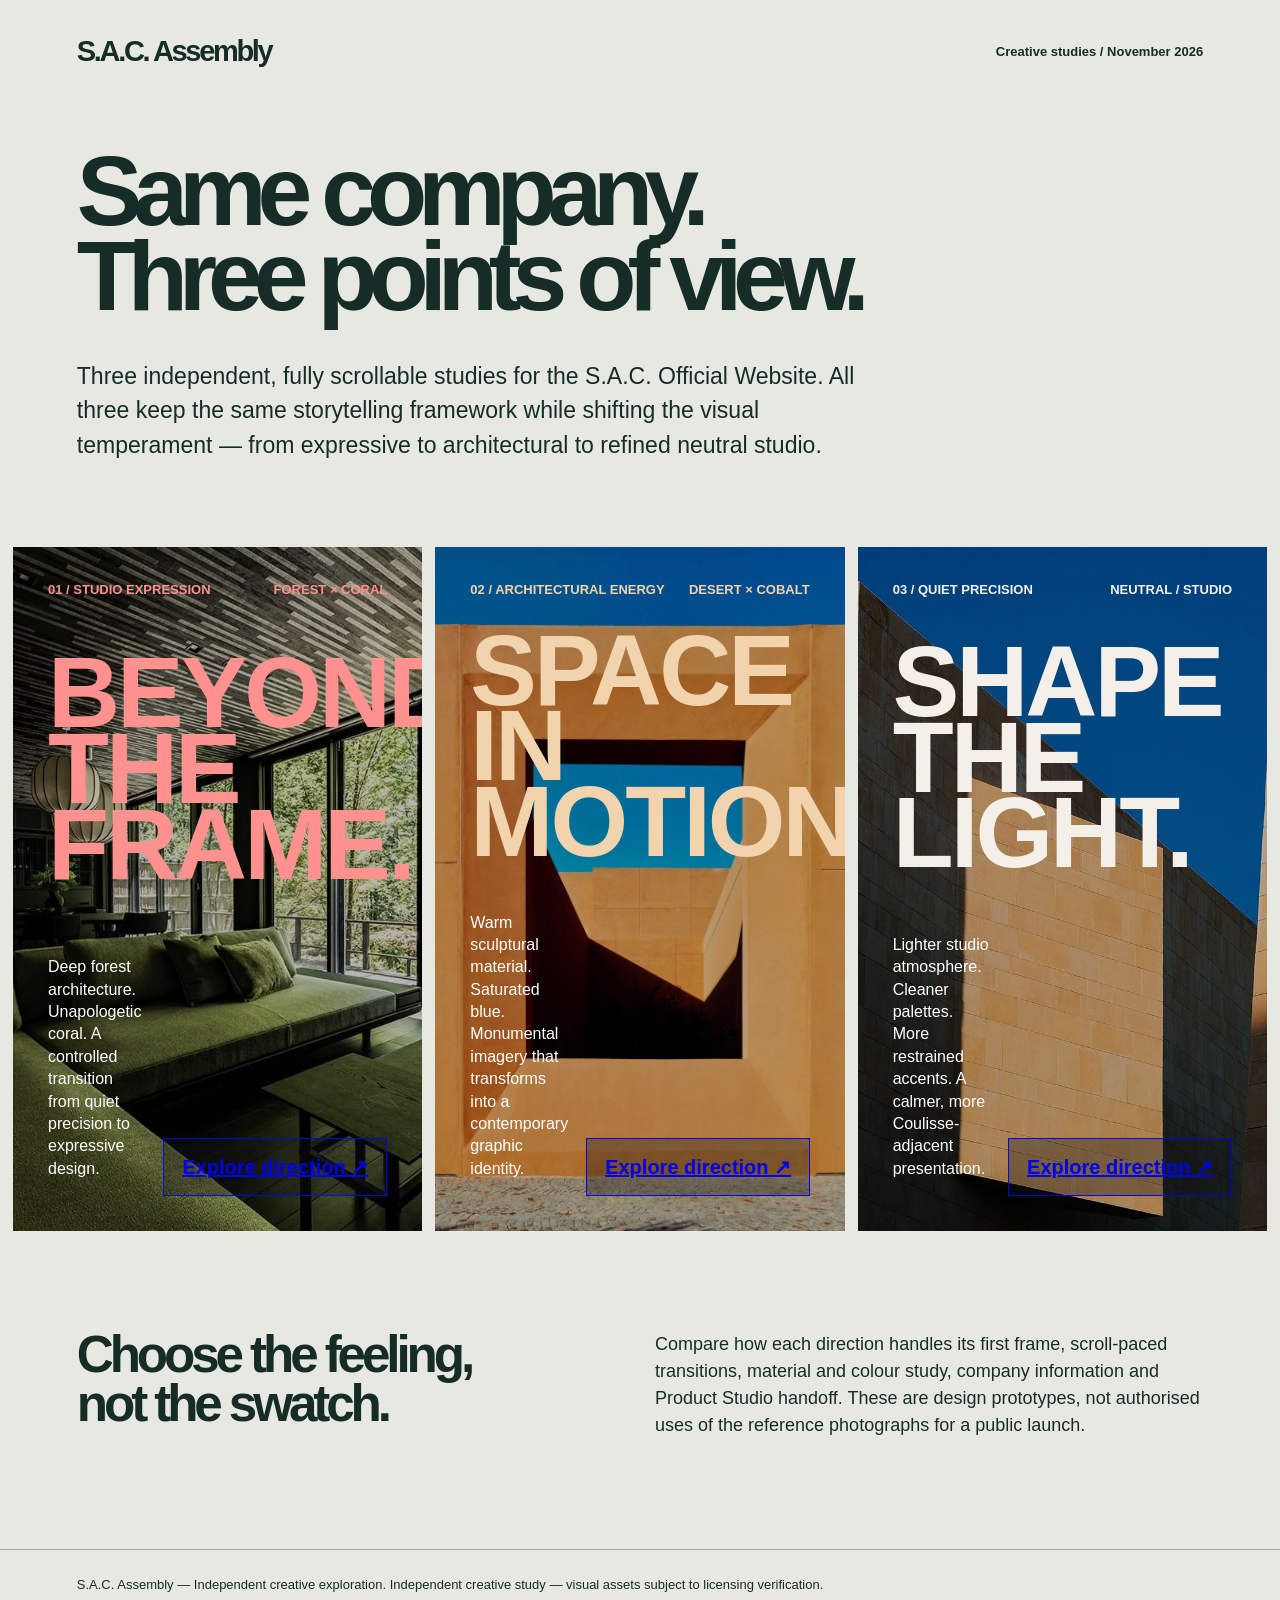
<file: index.html>
<!doctype html><html lang="en"><head><meta charset="utf-8"><meta name="viewport" content="width=device-width,initial-scale=1"><meta http-equiv="refresh" content="0; url=compare.html"><title>3Knights — S.A.C. Creative Studies</title><link rel="canonical" href="compare.html"></head><body><p><a href="compare.html">Open the three creative studies</a></p></body></html>
</file>
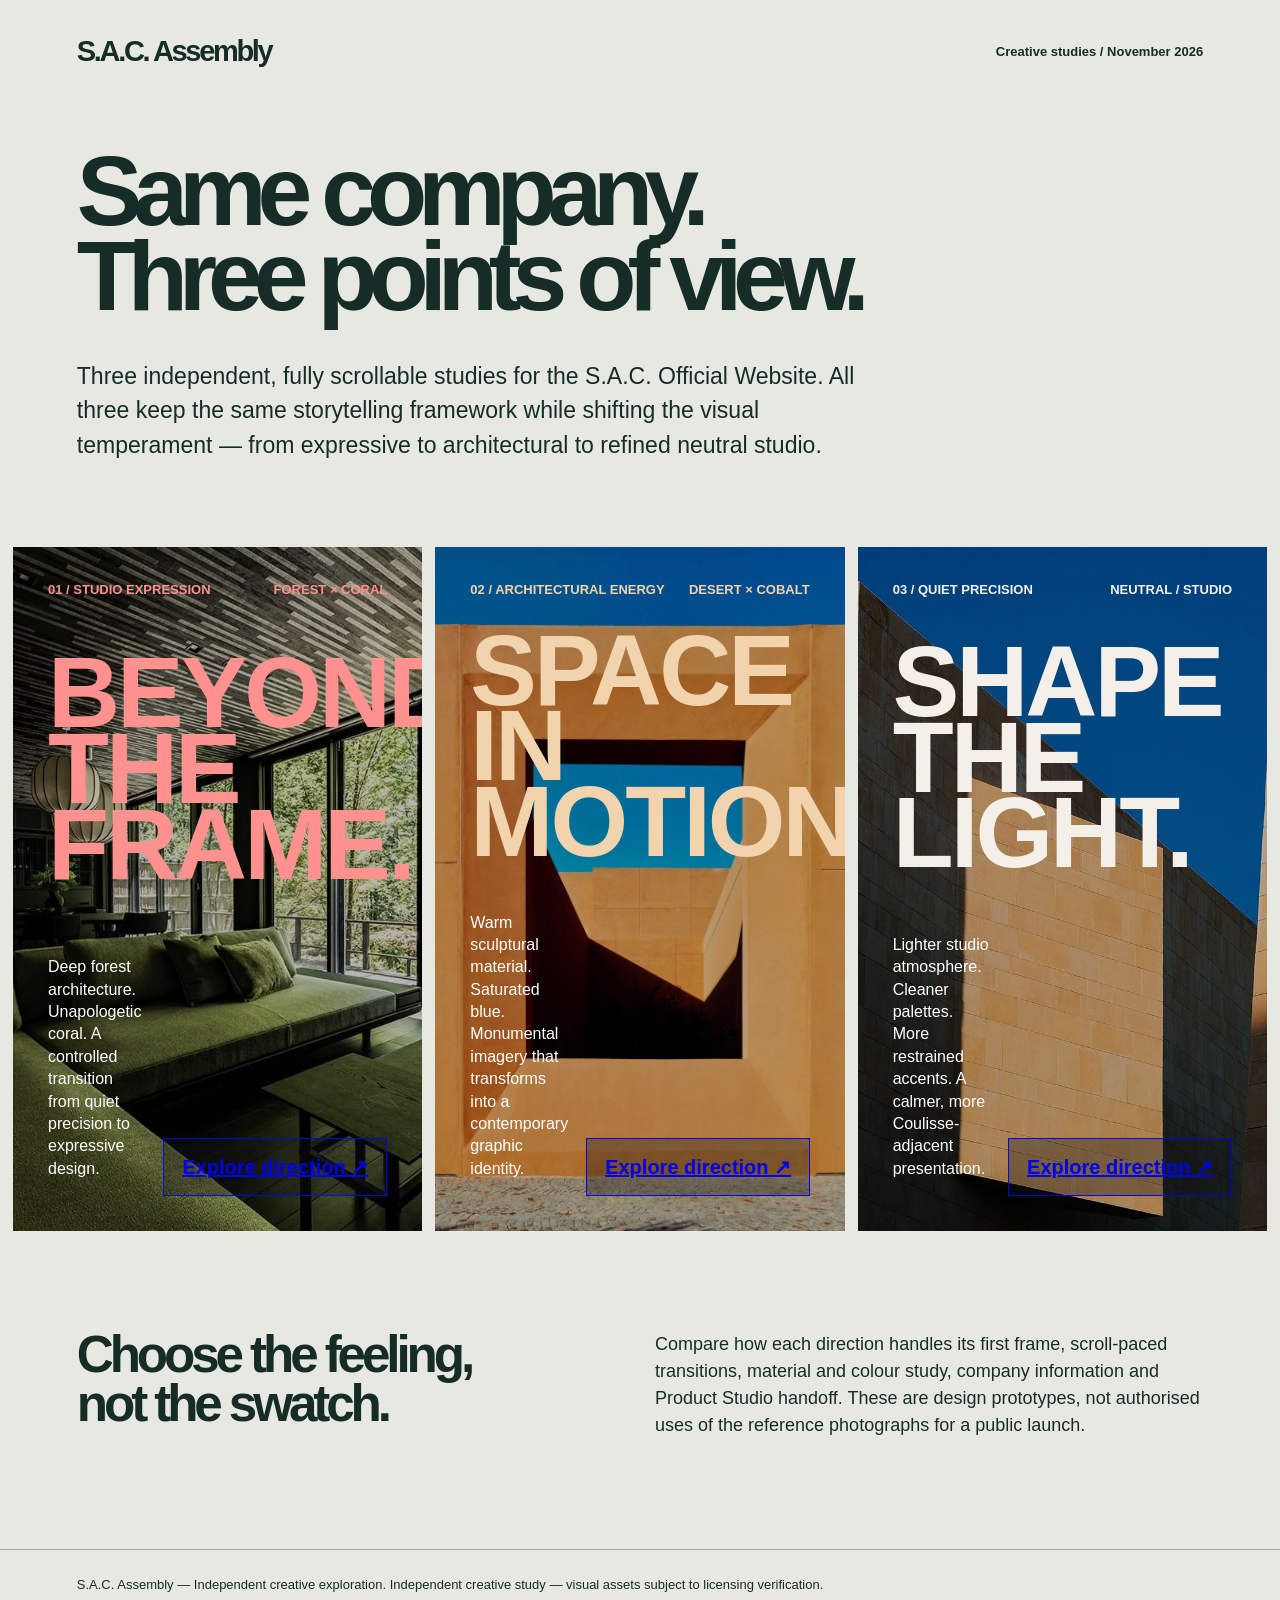
<file: compare.html>
<!doctype html><html lang="en"><head><meta charset="utf-8"><meta name="viewport" content="width=device-width,initial-scale=1"><title>S.A.C. — Creative Directions</title><style>
*{box-sizing:border-box}body{margin:0;background:#e8e8e3;color:#162d27;font-family:Arial,Helvetica,sans-serif;-webkit-font-smoothing:antialiased}header{padding:35px clamp(25px,6vw,100px) 26px;display:flex;justify-content:space-between;gap:25px;align-items:center}header strong{font-size:29px;letter-spacing:-.08em}header span{font-size:13px;font-weight:700}h1{font-size:clamp(55px,7.7vw,140px);line-height:.86;letter-spacing:-.093em;margin:55px clamp(25px,6vw,100px) 40px;max-width:1150px;font-weight:900}p.sub{font-size:clamp(16px,1.8vw,24px);line-height:1.5;margin:0 clamp(25px,6vw,100px) 85px;max-width:820px}.options{display:grid;grid-template-columns:repeat(3,1fr);gap:13px;padding:0 13px}.option{min-height:76vh;position:relative;overflow:hidden;display:flex;flex-direction:column;justify-content:space-between;padding:35px;isolation:isolate}.option:before{content:'';position:absolute;inset:0;background:#0004;z-index:-1}.option img{position:absolute;inset:0;width:100%;height:100%;object-fit:cover;z-index:-2;transition:transform .9s cubic-bezier(.2,.7,.2,1)}.option:hover img{transform:scale(1.05)}.option.forest{color:#ff918e}.option.desert{color:#f1d4ad}.option.neutral{color:#f4f0e9}.option .upper{display:flex;justify-content:space-between;gap:15px;align-items:center;font-weight:800;font-size:13px}.option h2{font-family:Impact,'Arial Narrow',Arial,sans-serif;font-size:clamp(80px,7.8vw,180px);line-height:.76;letter-spacing:-.03em;margin:0;text-transform:uppercase}.option .lower{display:flex;justify-content:space-between;align-items:end;gap:18px}.option .lower p{font-size:16px;line-height:1.4;max-width:245px;color:white}.option .lower a{font-size:20px;border:1px solid currentColor;padding:16px 18px;font-weight:900;white-space:nowrap;background:#15151554}.option .lower a:hover{background:currentColor;color:#111}.notes{padding:100px clamp(25px,6vw,100px) 110px;display:grid;grid-template-columns:1fr 1fr;gap:30px}.notes h3{font-size:clamp(36px,4vw,73px);letter-spacing:-.08em;line-height:.95;margin:0}.notes p{max-width:560px;font-size:18px;line-height:1.5;margin:0}.foot{padding:25px clamp(25px,6vw,100px);border-top:1px solid #162d2755;font-size:13px;line-height:1.5}@media(max-width:980px){.options{grid-template-columns:1fr}.option{min-height:520px;padding:25px}.option h2{font-size:23vw}.option .lower{align-items:start;flex-direction:column}}@media(max-width:750px){header{padding:23px}header strong{font-size:24px}h1{margin:45px 23px;font-size:15vw}p.sub{margin:0 23px 55px}.notes{padding:65px 23px;grid-template-columns:1fr}.notes h3{font-size:55px}}
</style></head><body><header><strong>S.A.C. Assembly</strong><span>Creative studies / November 2026</span></header><h1>Same company.<br>Three points of view.</h1><p class="sub">Three independent, fully scrollable studies for the S.A.C. Official Website. All three keep the same storytelling framework while shifting the visual temperament — from expressive to architectural to refined neutral studio.</p><div class="options"><article class="option forest"><img src="assets/forest-living.webp" alt="Deep green architectural interior"/><div class="upper"><span>01 / STUDIO EXPRESSION</span><span>FOREST × CORAL</span></div><h2>Beyond<br>the frame.</h2><div class="lower"><p>Deep forest architecture. Unapologetic coral. A controlled transition from quiet precision to expressive design.</p><a href="forest.html">Explore direction ↗</a></div></article><article class="option desert"><img src="assets/neutral-portal.webp" alt="Sunlit warm orange architectural opening under a vivid blue sky"/><div class="upper"><span>02 / ARCHITECTURAL ENERGY</span><span>DESERT × COBALT</span></div><h2>Space<br>in motion.</h2><div class="lower"><p>Warm sculptural material. Saturated blue. Monumental imagery that transforms into a contemporary graphic identity.</p><a href="desert.html">Explore direction ↗</a></div></article><article class="option neutral"><img src="assets/neutral-arch.webp" alt="Neutral stone architecture under a blue sky"/><div class="upper"><span>03 / QUIET PRECISION</span><span>NEUTRAL / STUDIO</span></div><h2>Shape<br>the light.</h2><div class="lower"><p>Lighter studio atmosphere. Cleaner palettes. More restrained accents. A calmer, more Coulisse-adjacent presentation.</p><a href="neutral.html">Explore direction ↗</a></div></article></div><section class="notes"><h3>Choose the feeling,<br>not the swatch.</h3><p>Compare how each direction handles its first frame, scroll-paced transitions, material and colour study, company information and Product Studio handoff. These are design prototypes, not authorised uses of the reference photographs for a public launch.</p></section><div class="foot">S.A.C. Assembly — Independent creative exploration. Independent creative study — visual assets subject to licensing verification.</div></body></html>
</file>
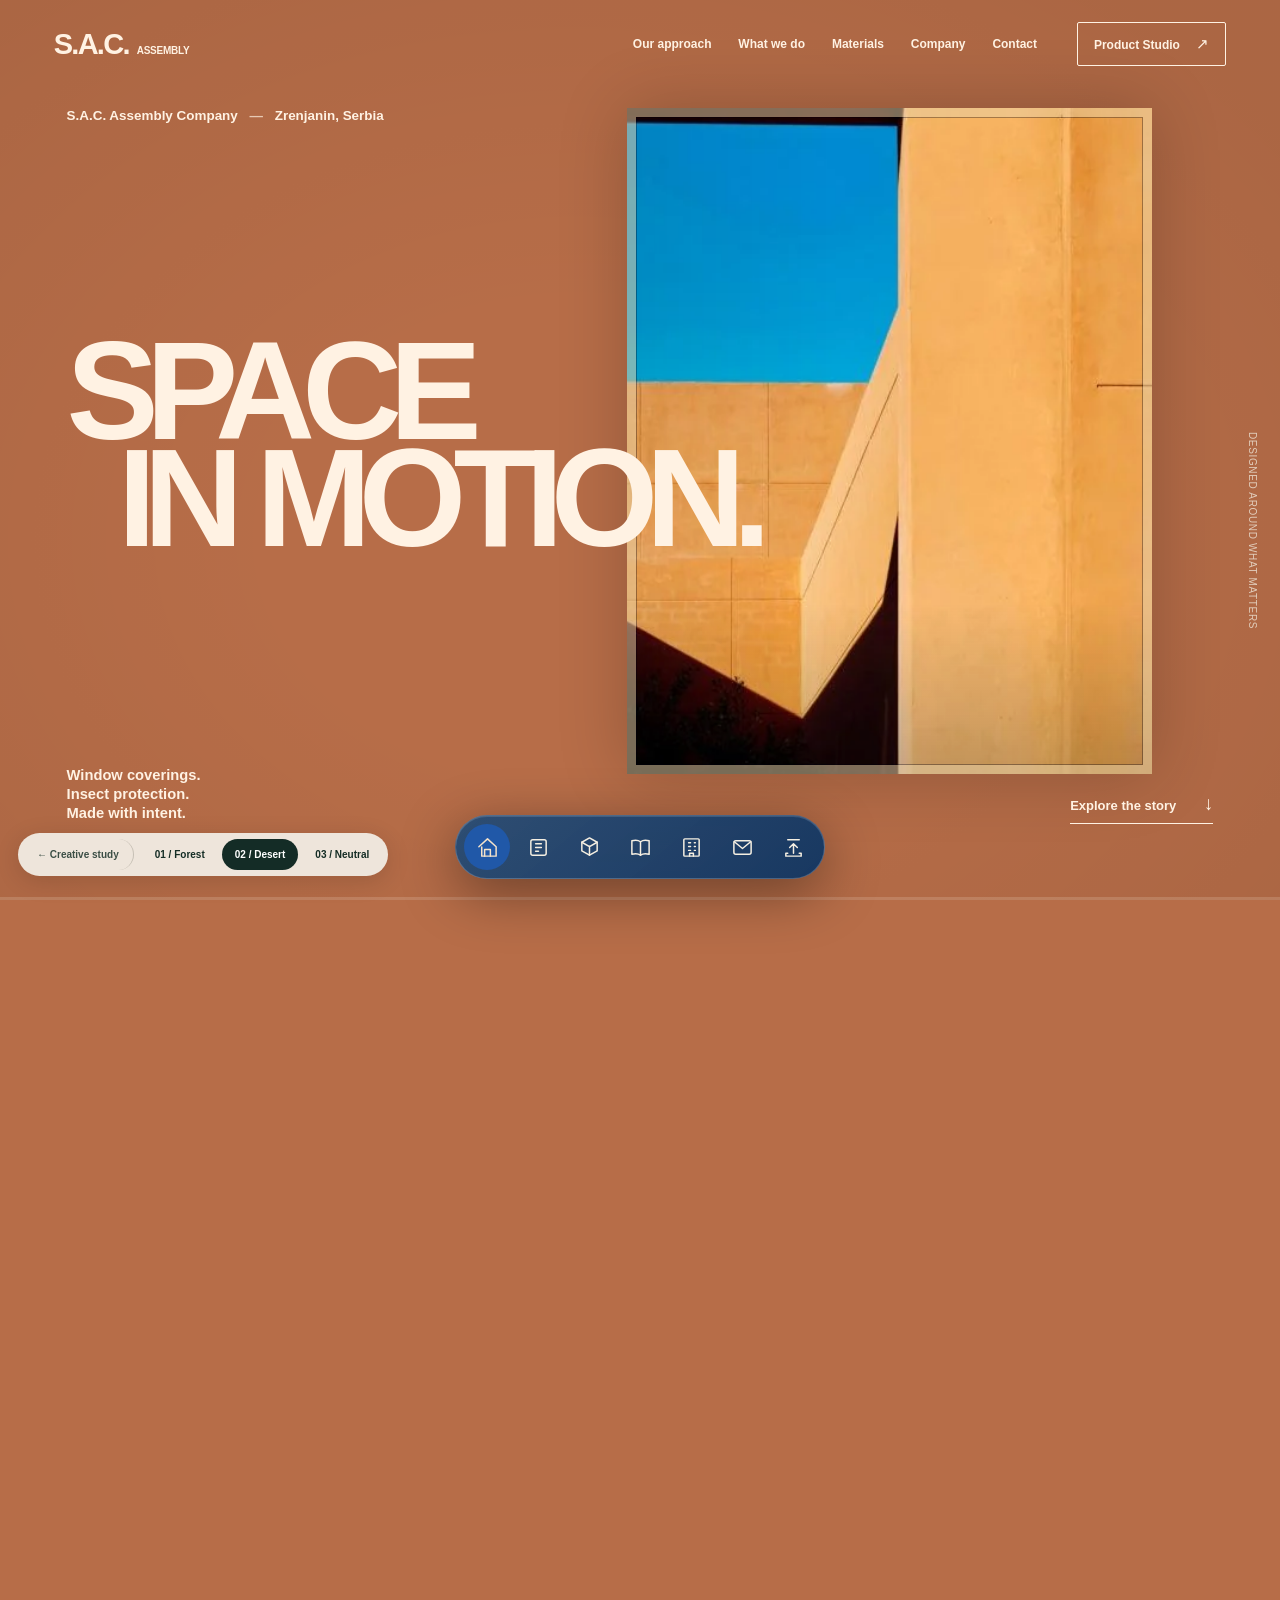
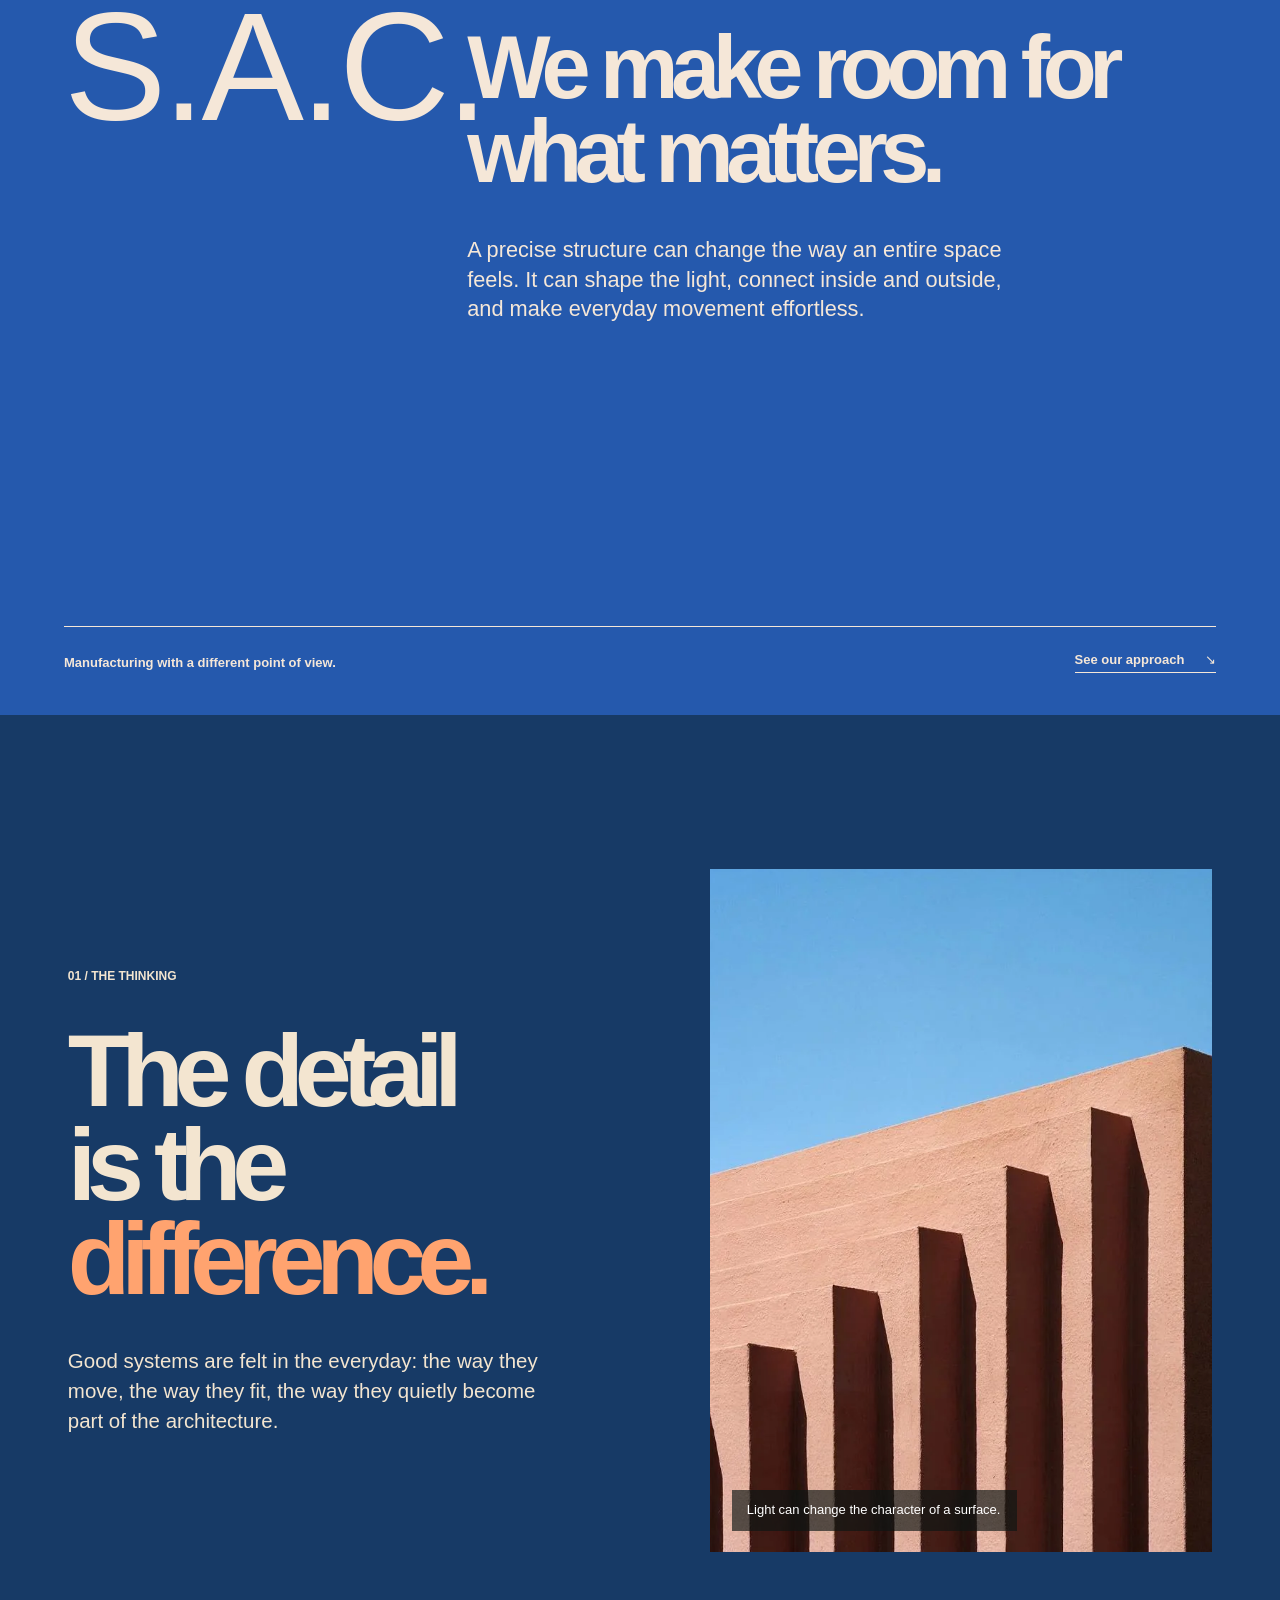
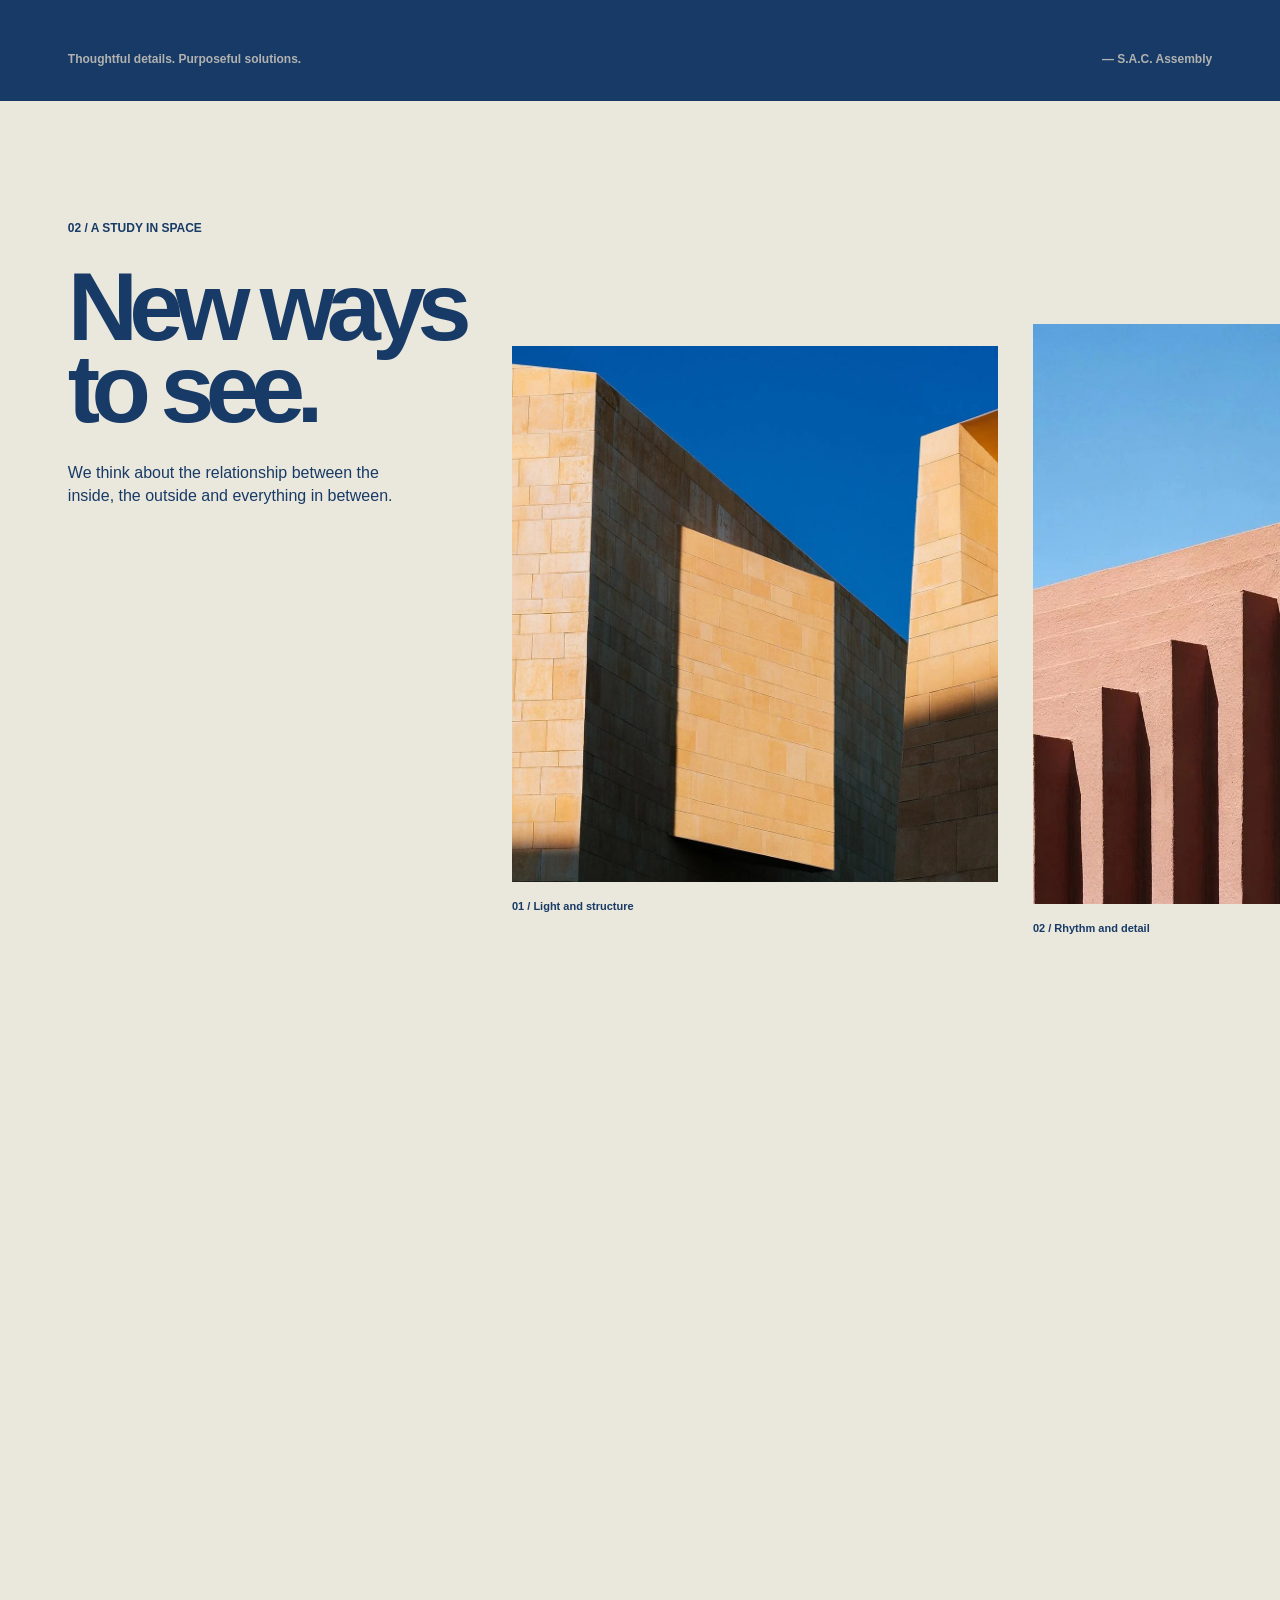
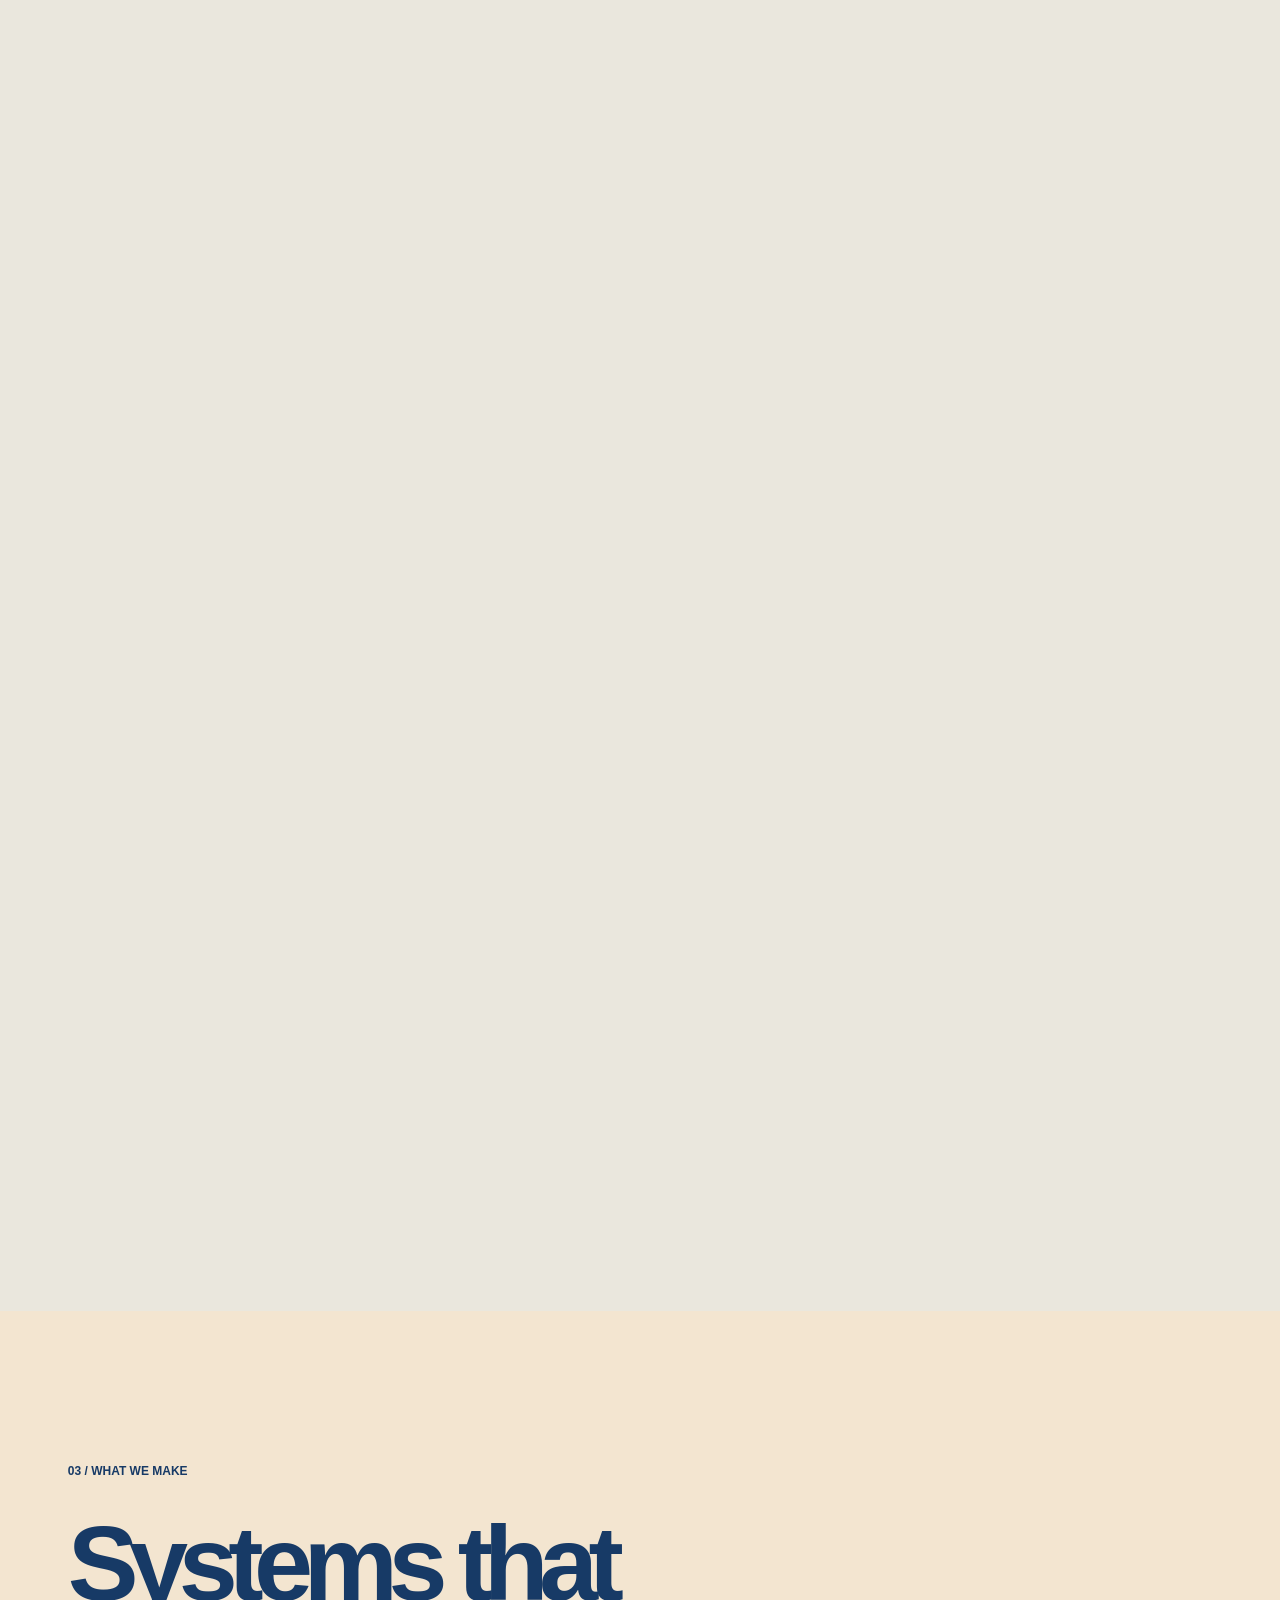
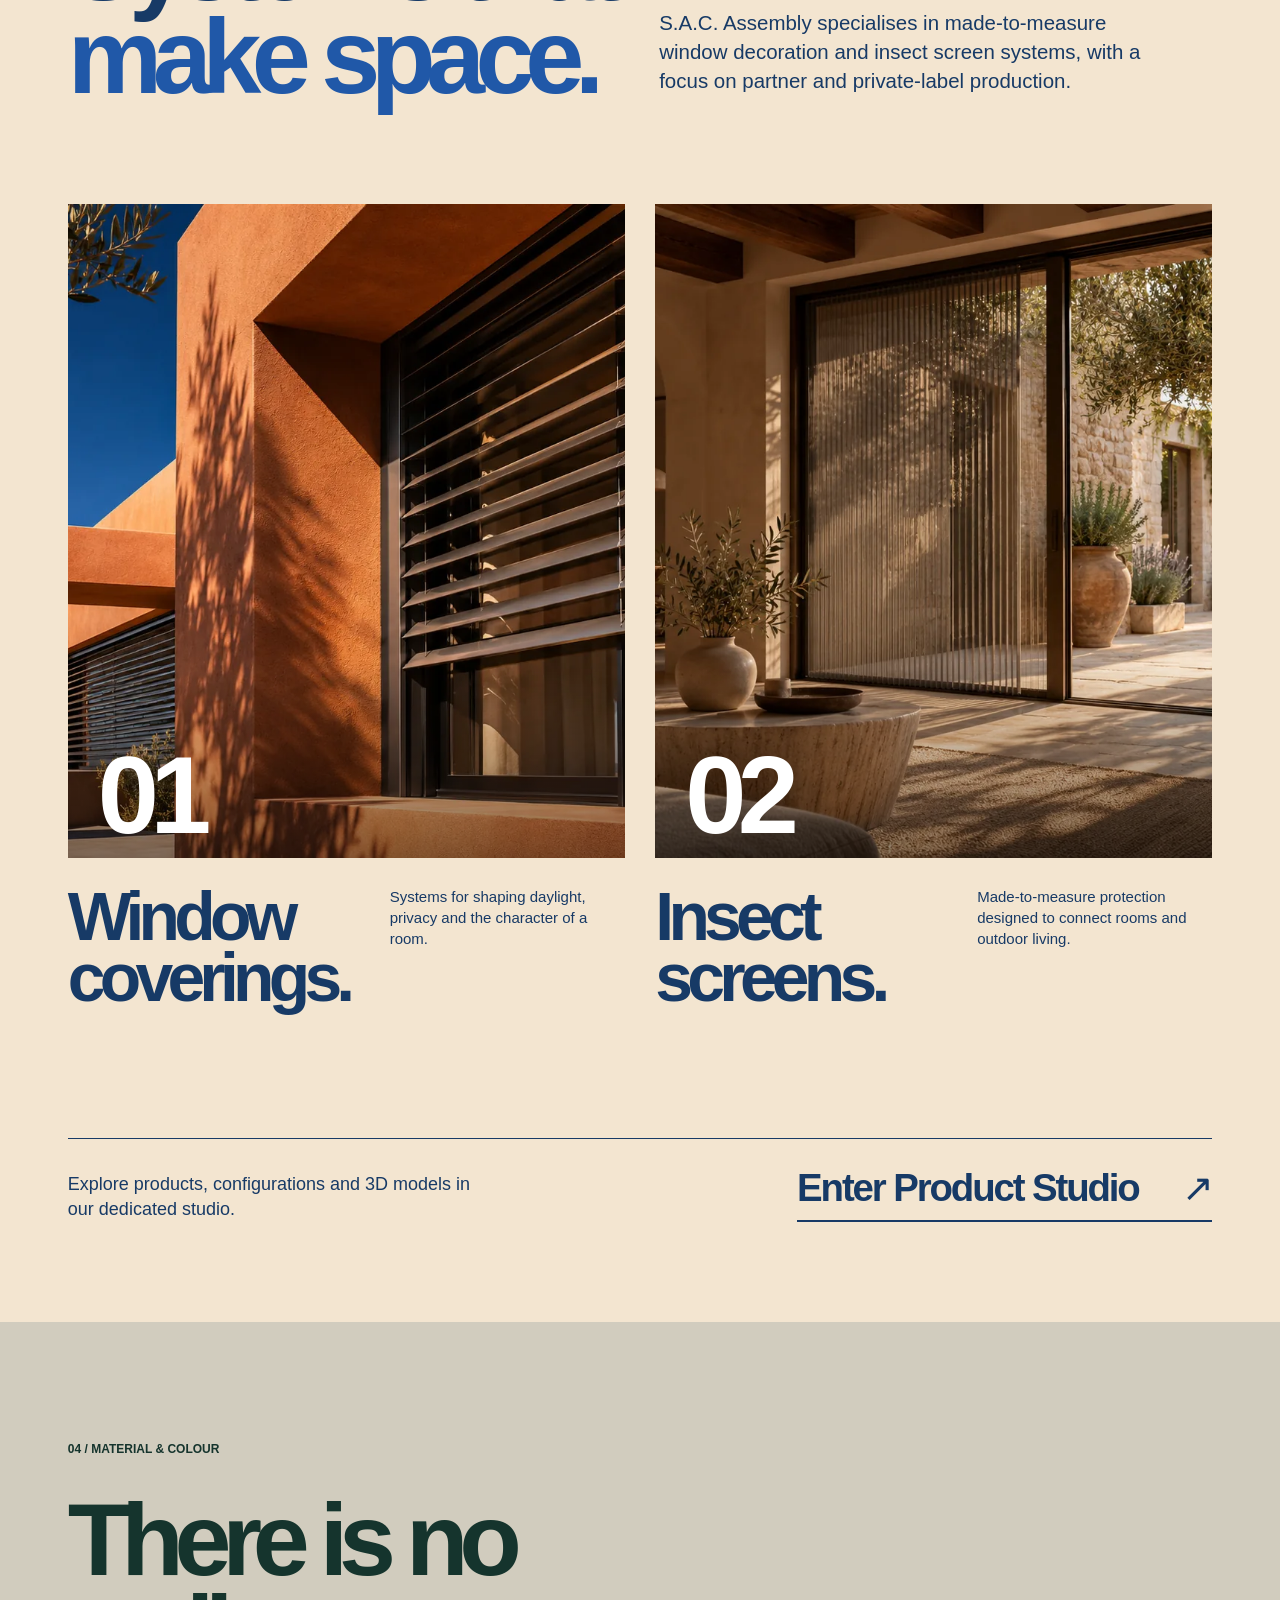
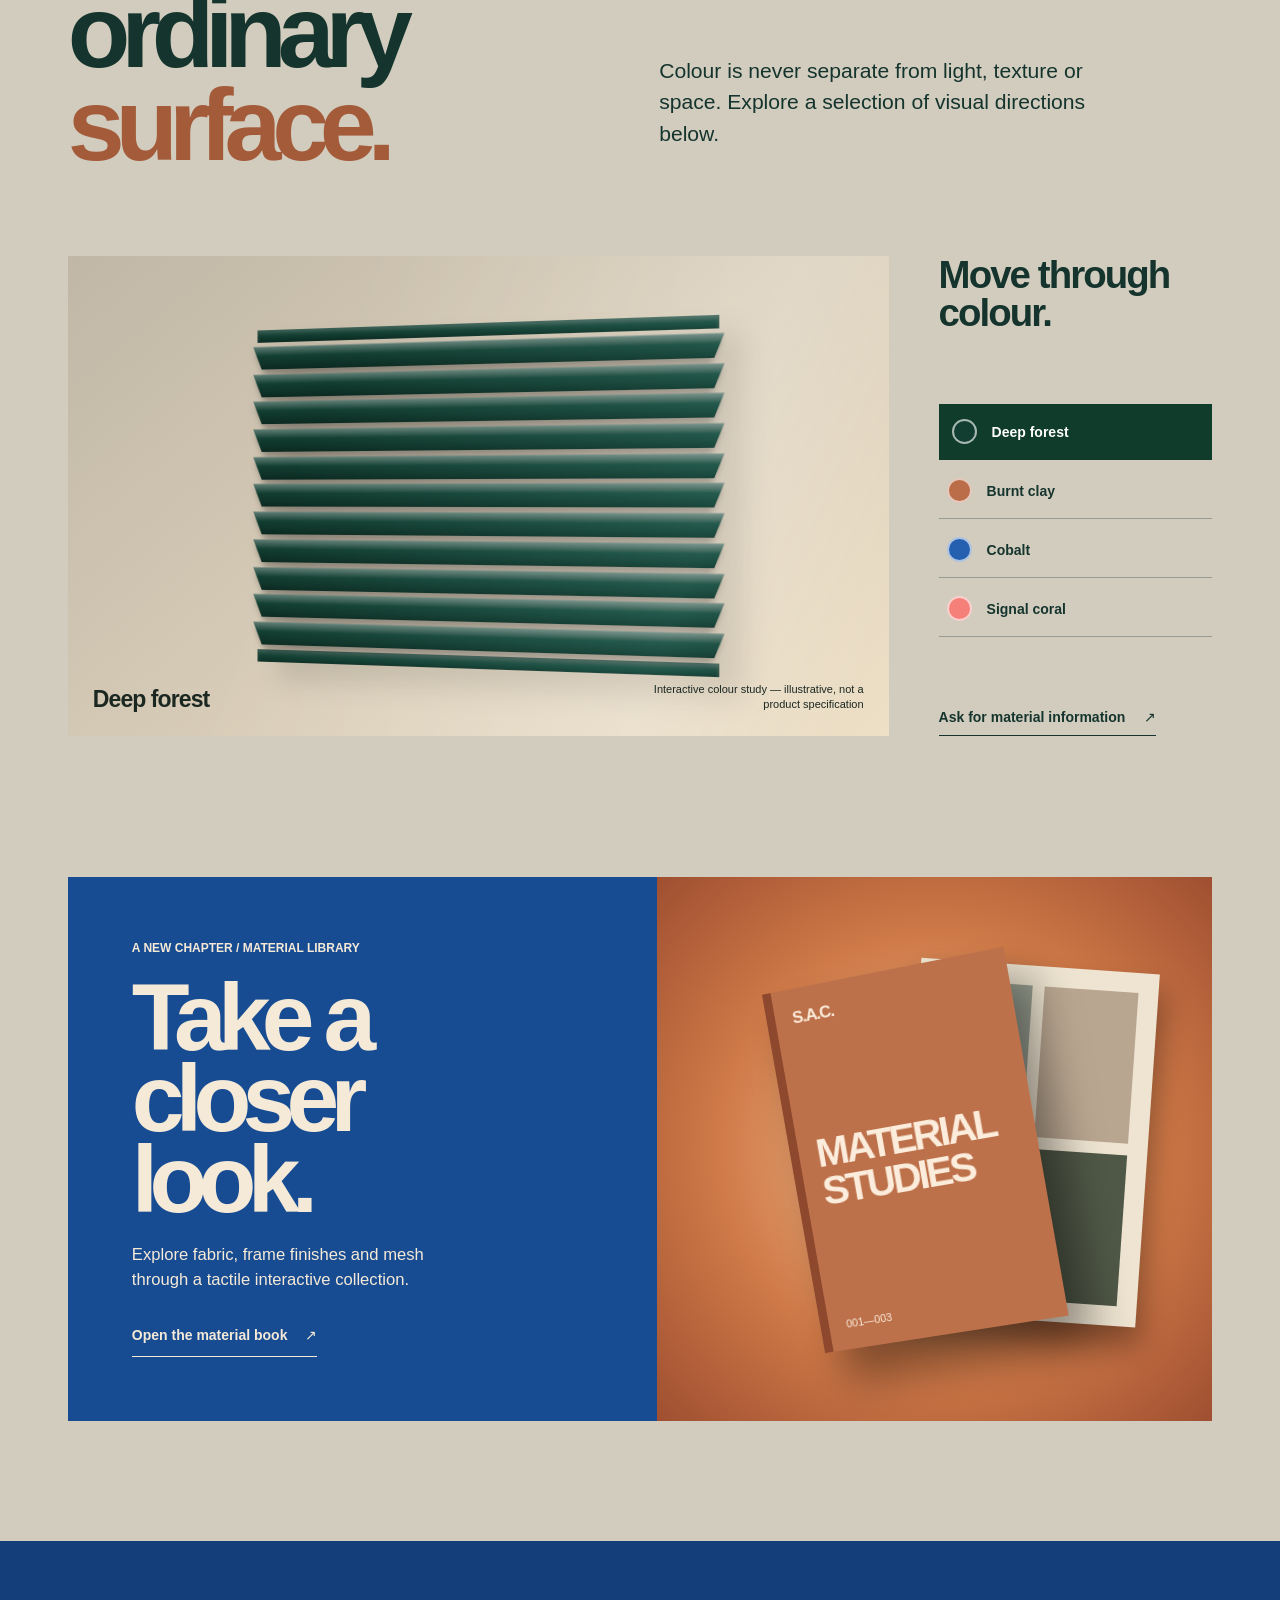
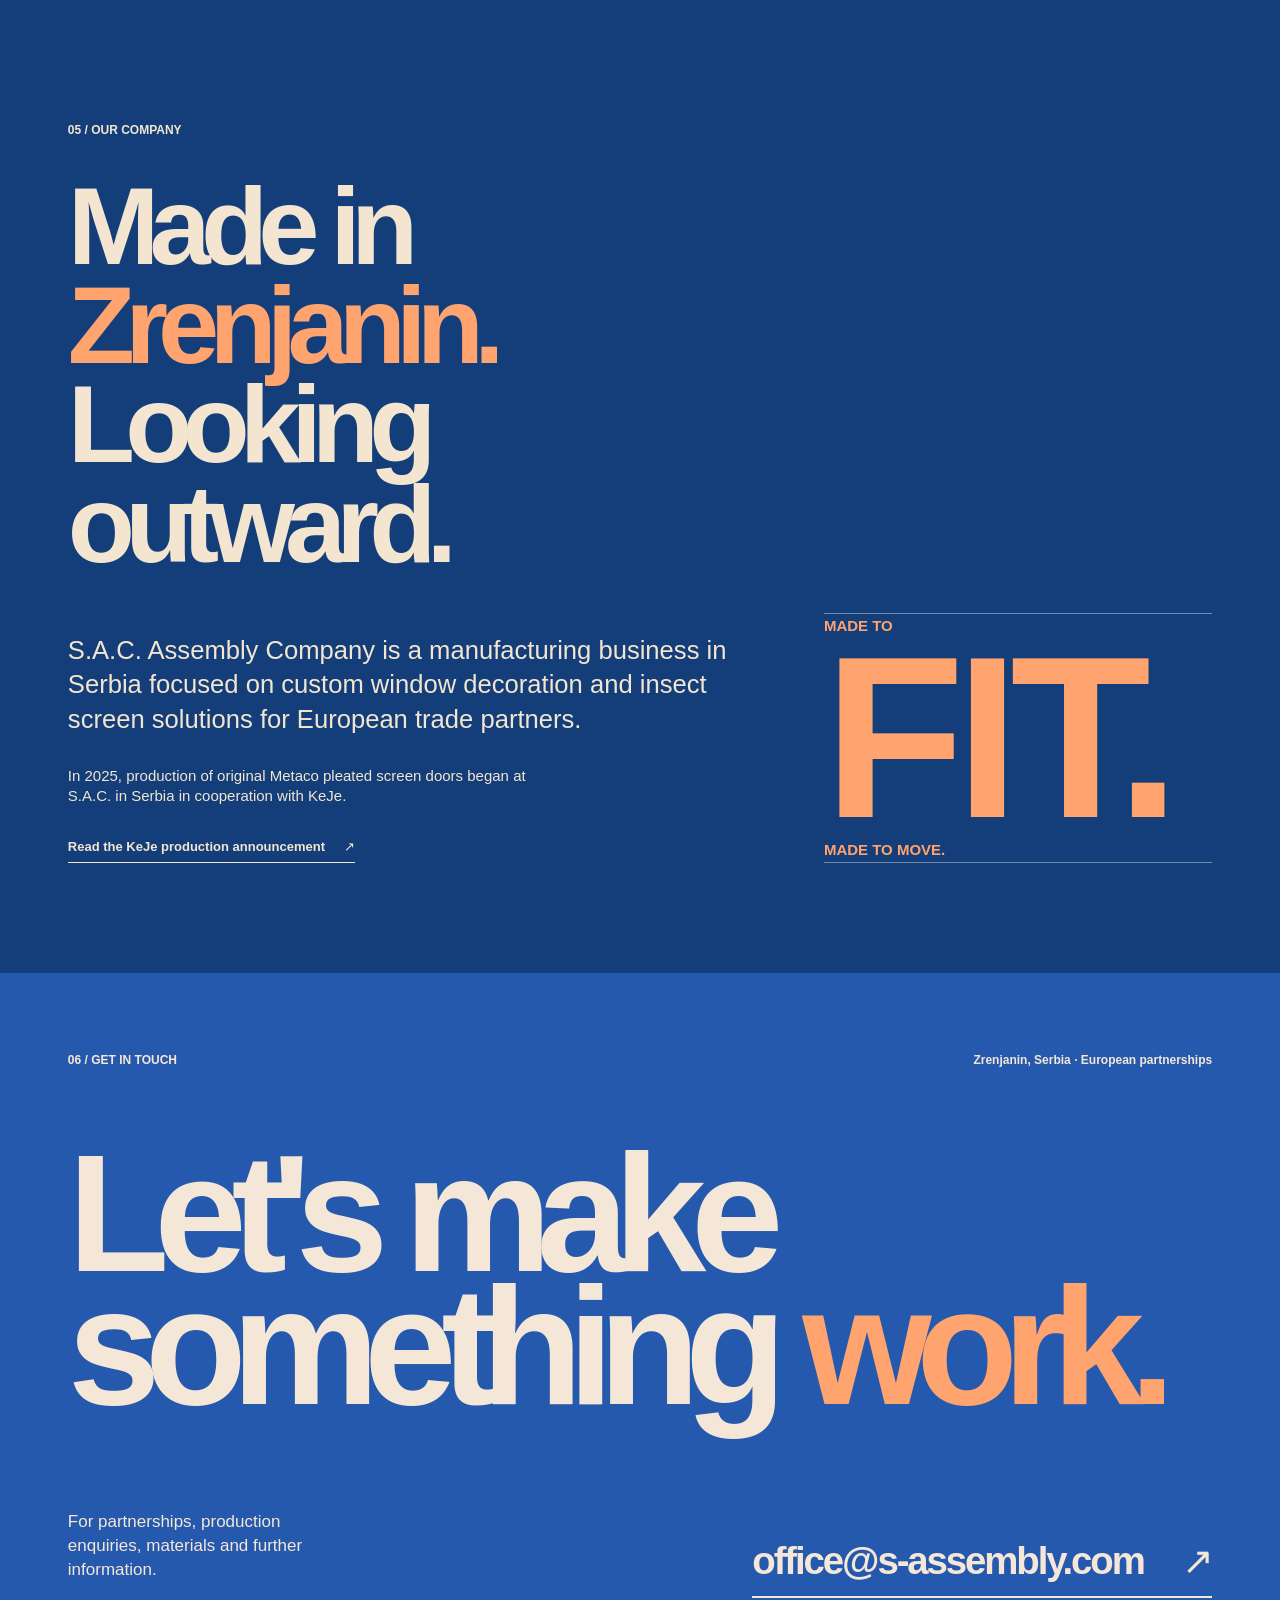
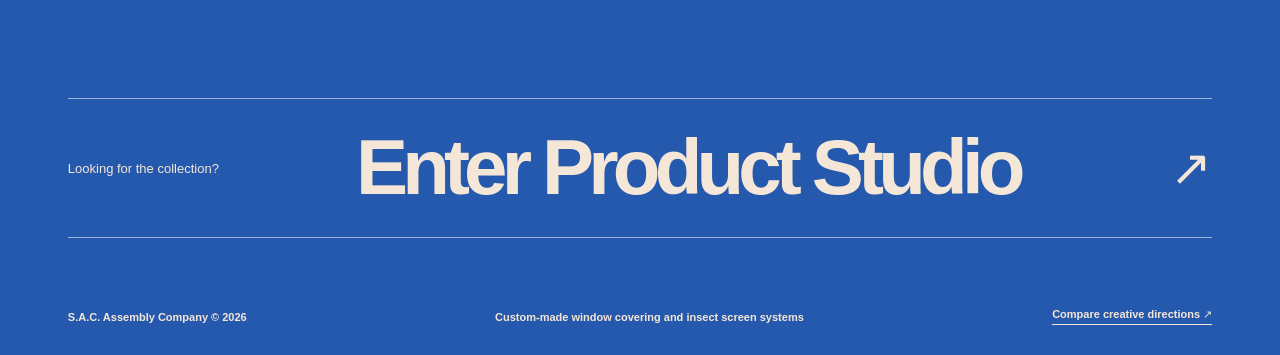
<file: desert.html>
<!doctype html>
<html lang="en" data-direction="desert">
<head>
<meta charset="utf-8"><meta name="viewport" content="width=device-width,initial-scale=1,viewport-fit=cover">
<meta name="theme-color" content="#a65434"><meta name="description" content="S.A.C. Assembly Company — custom window covering and insect screen systems. An architectural study in space, material and movement.">
<title>S.A.C. Assembly — Architectural Energy</title>
<link rel="preload" as="image" href="assets/portal-clay.webp"><link rel="stylesheet" href="style.css">
</head><body><div id="app"></div><script src="site.js" defer></script></body></html>
</file>
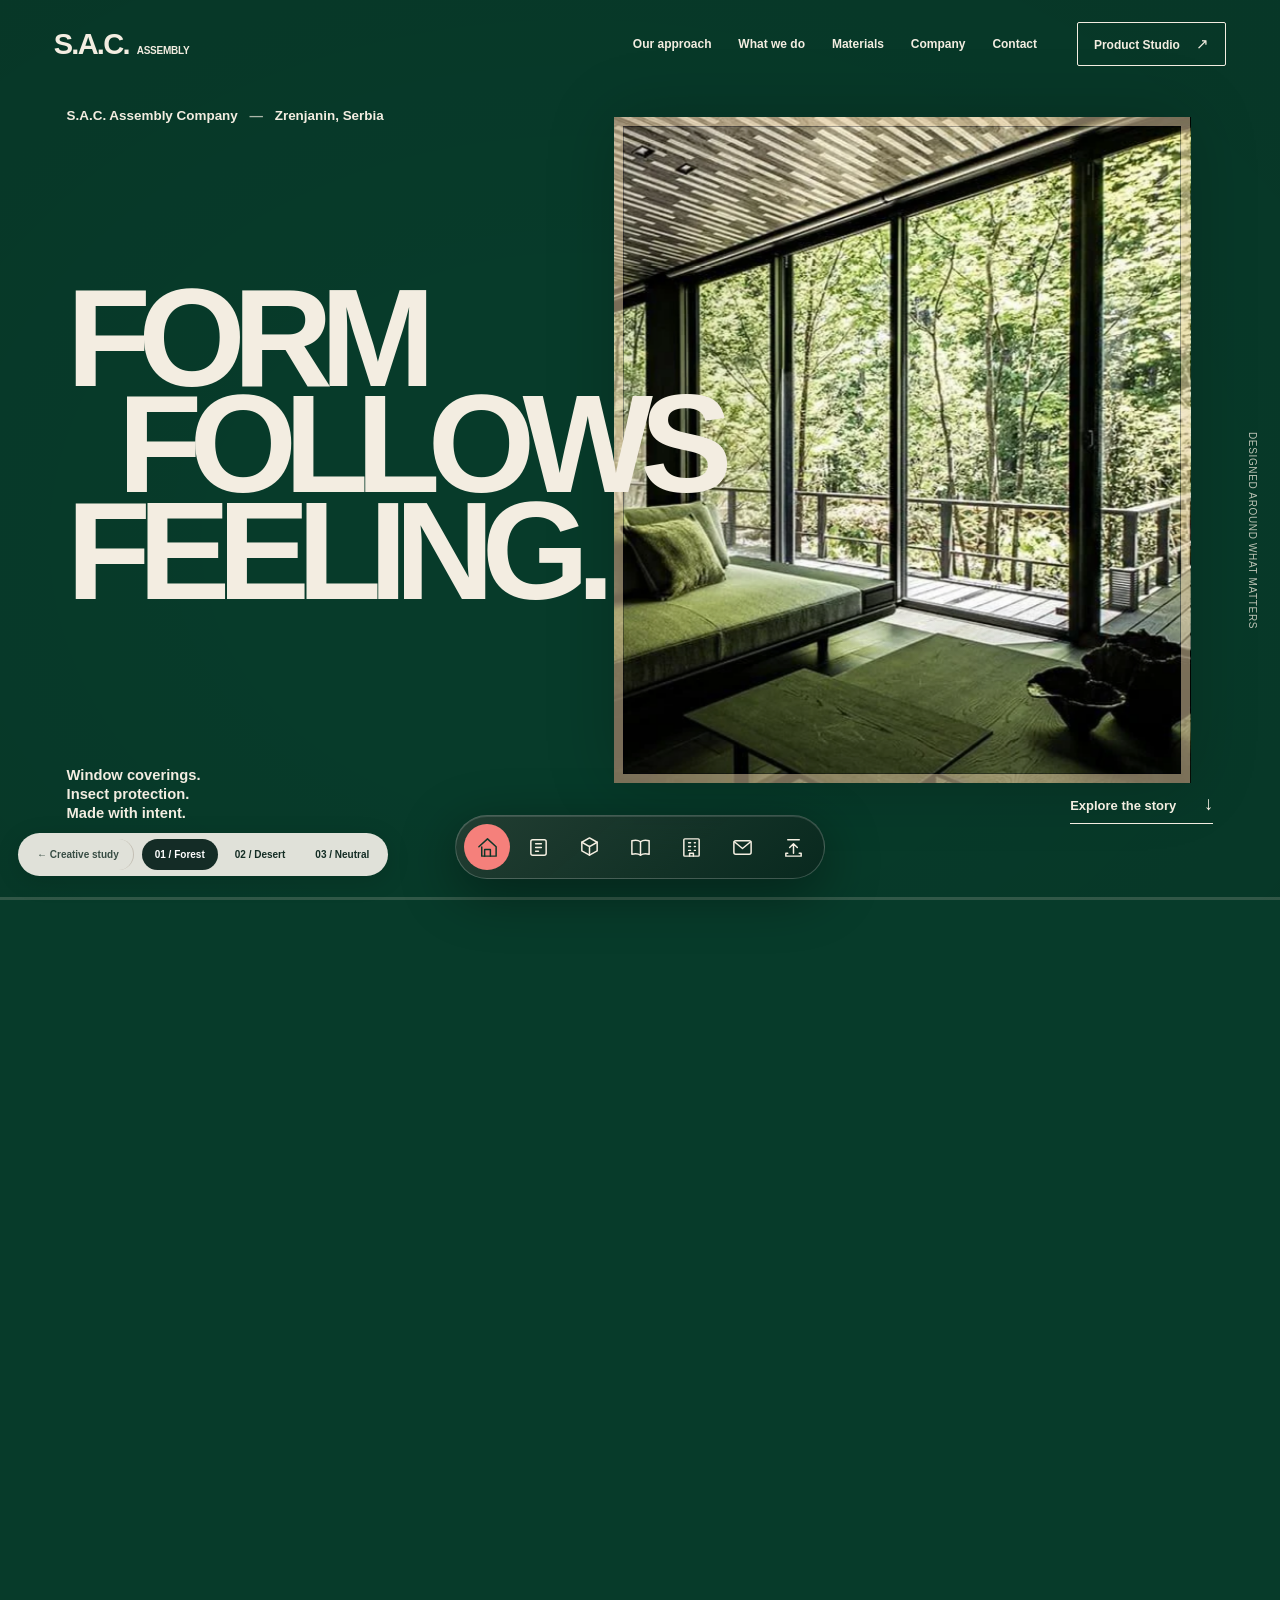
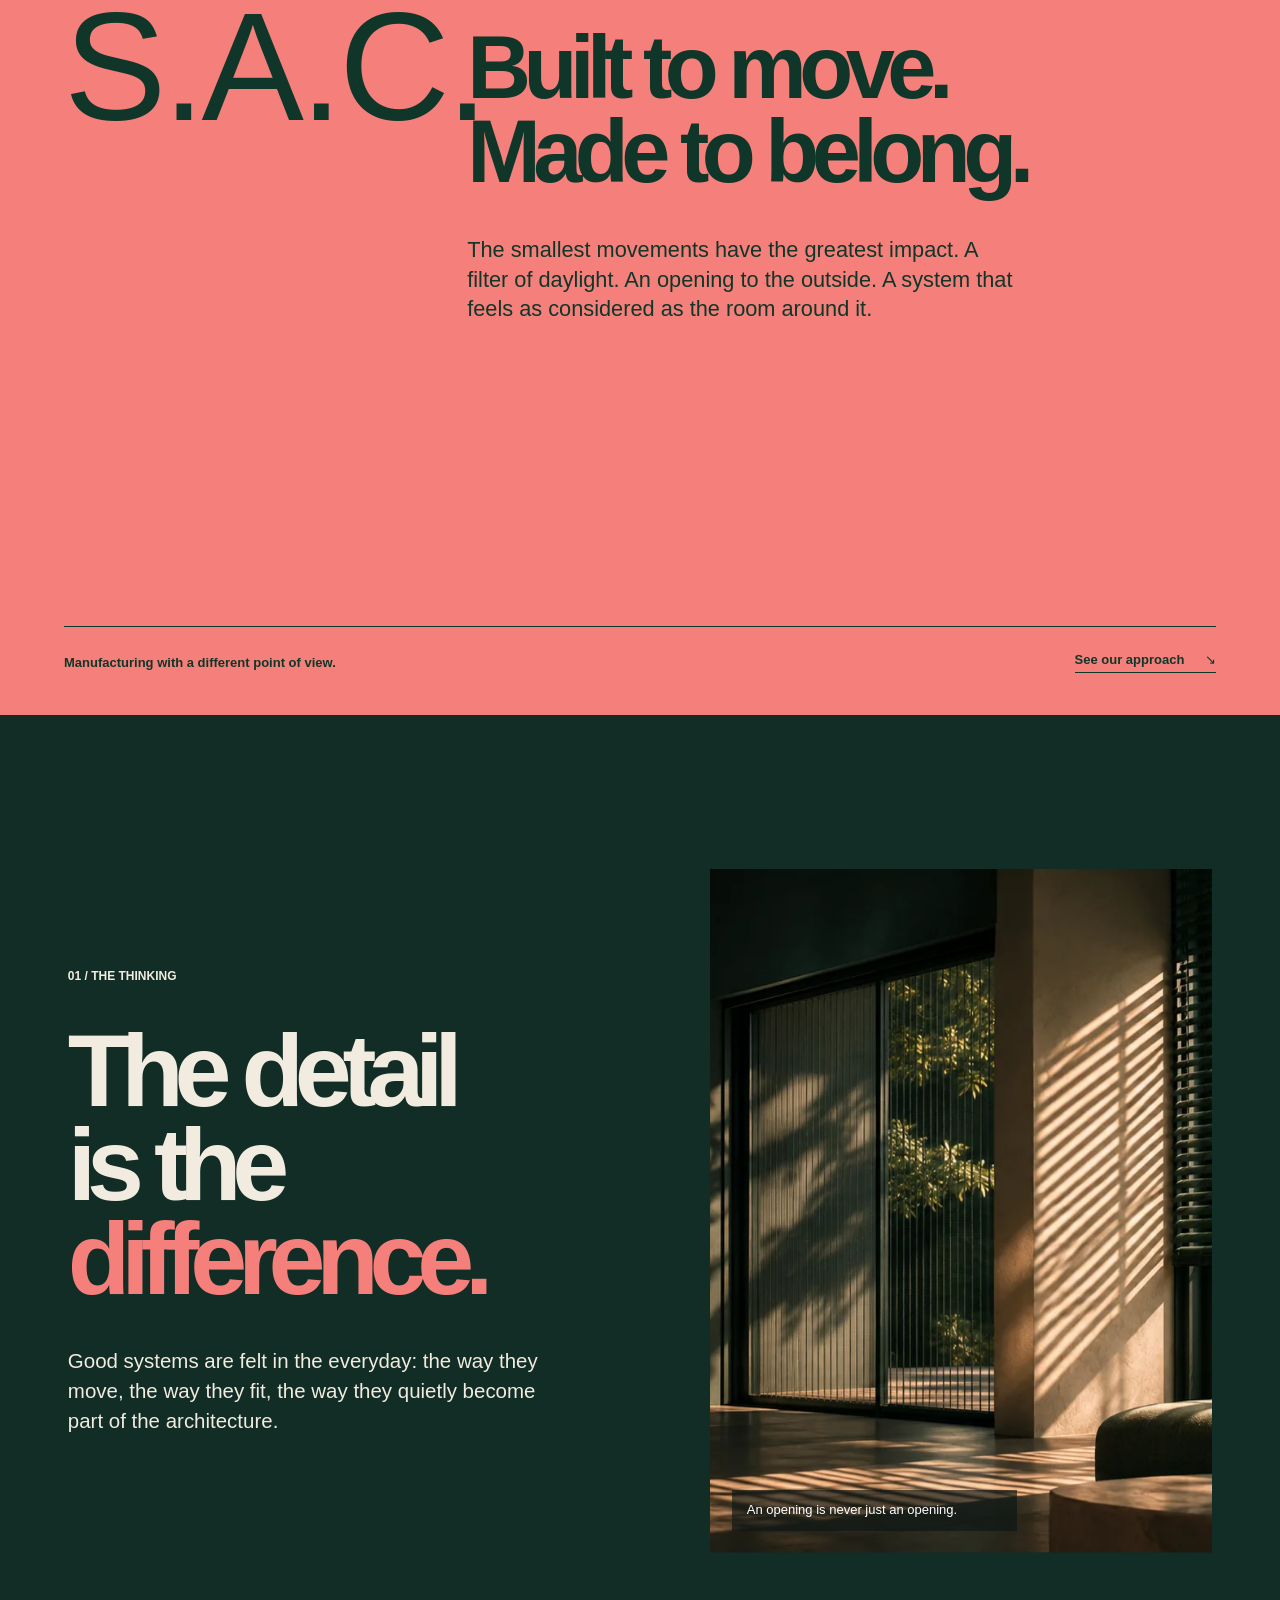
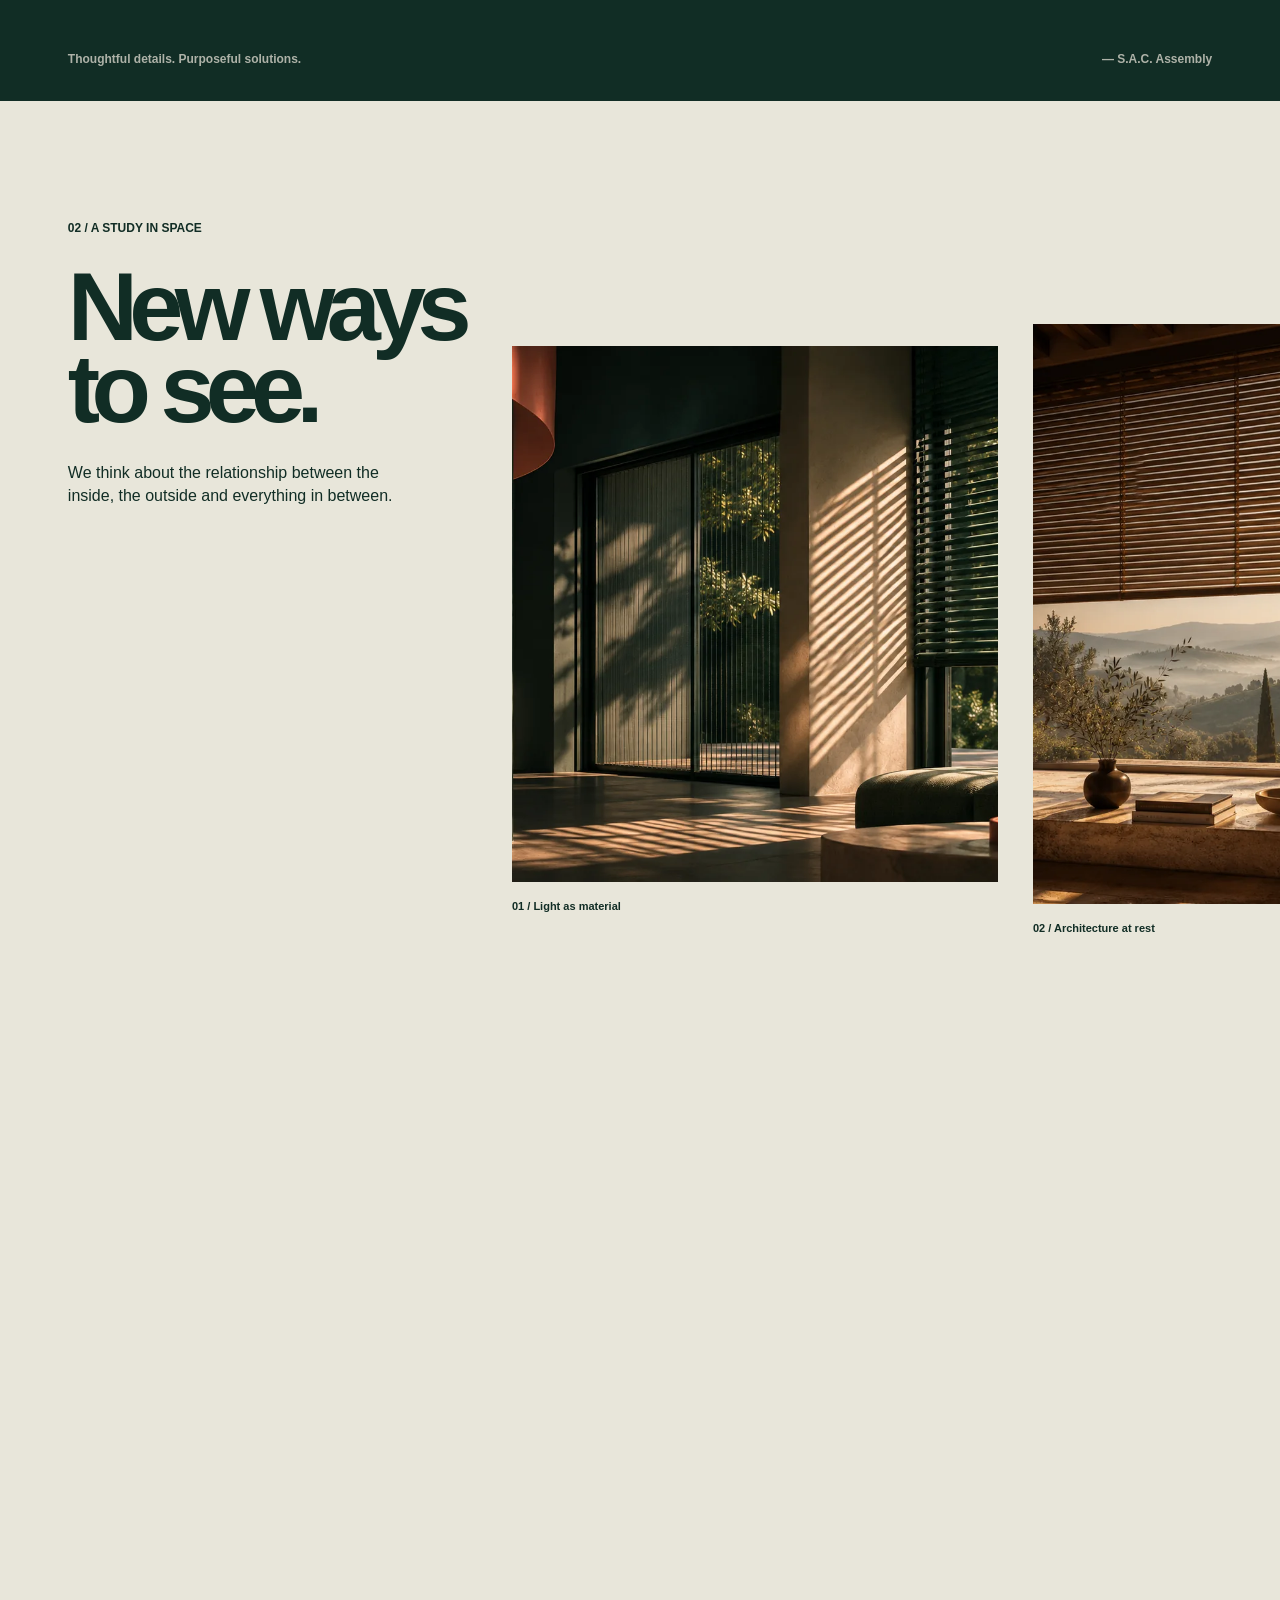
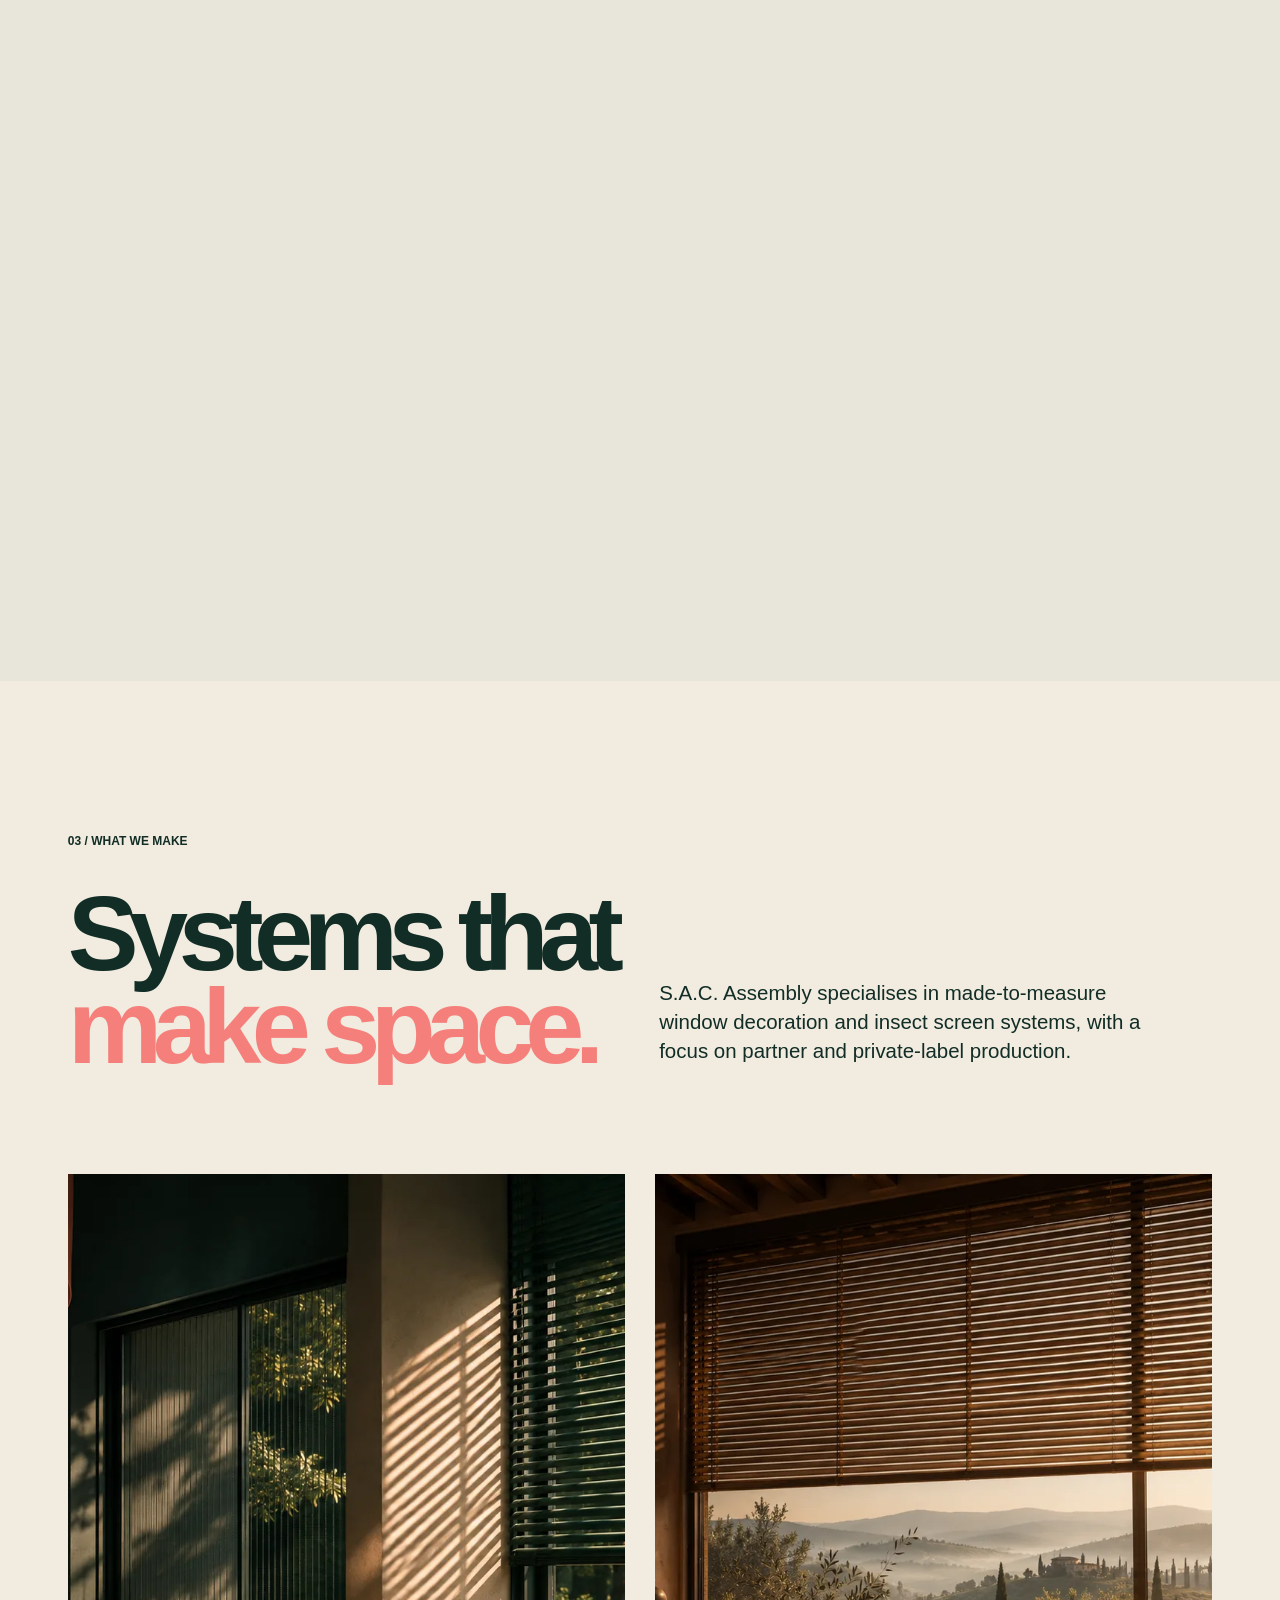
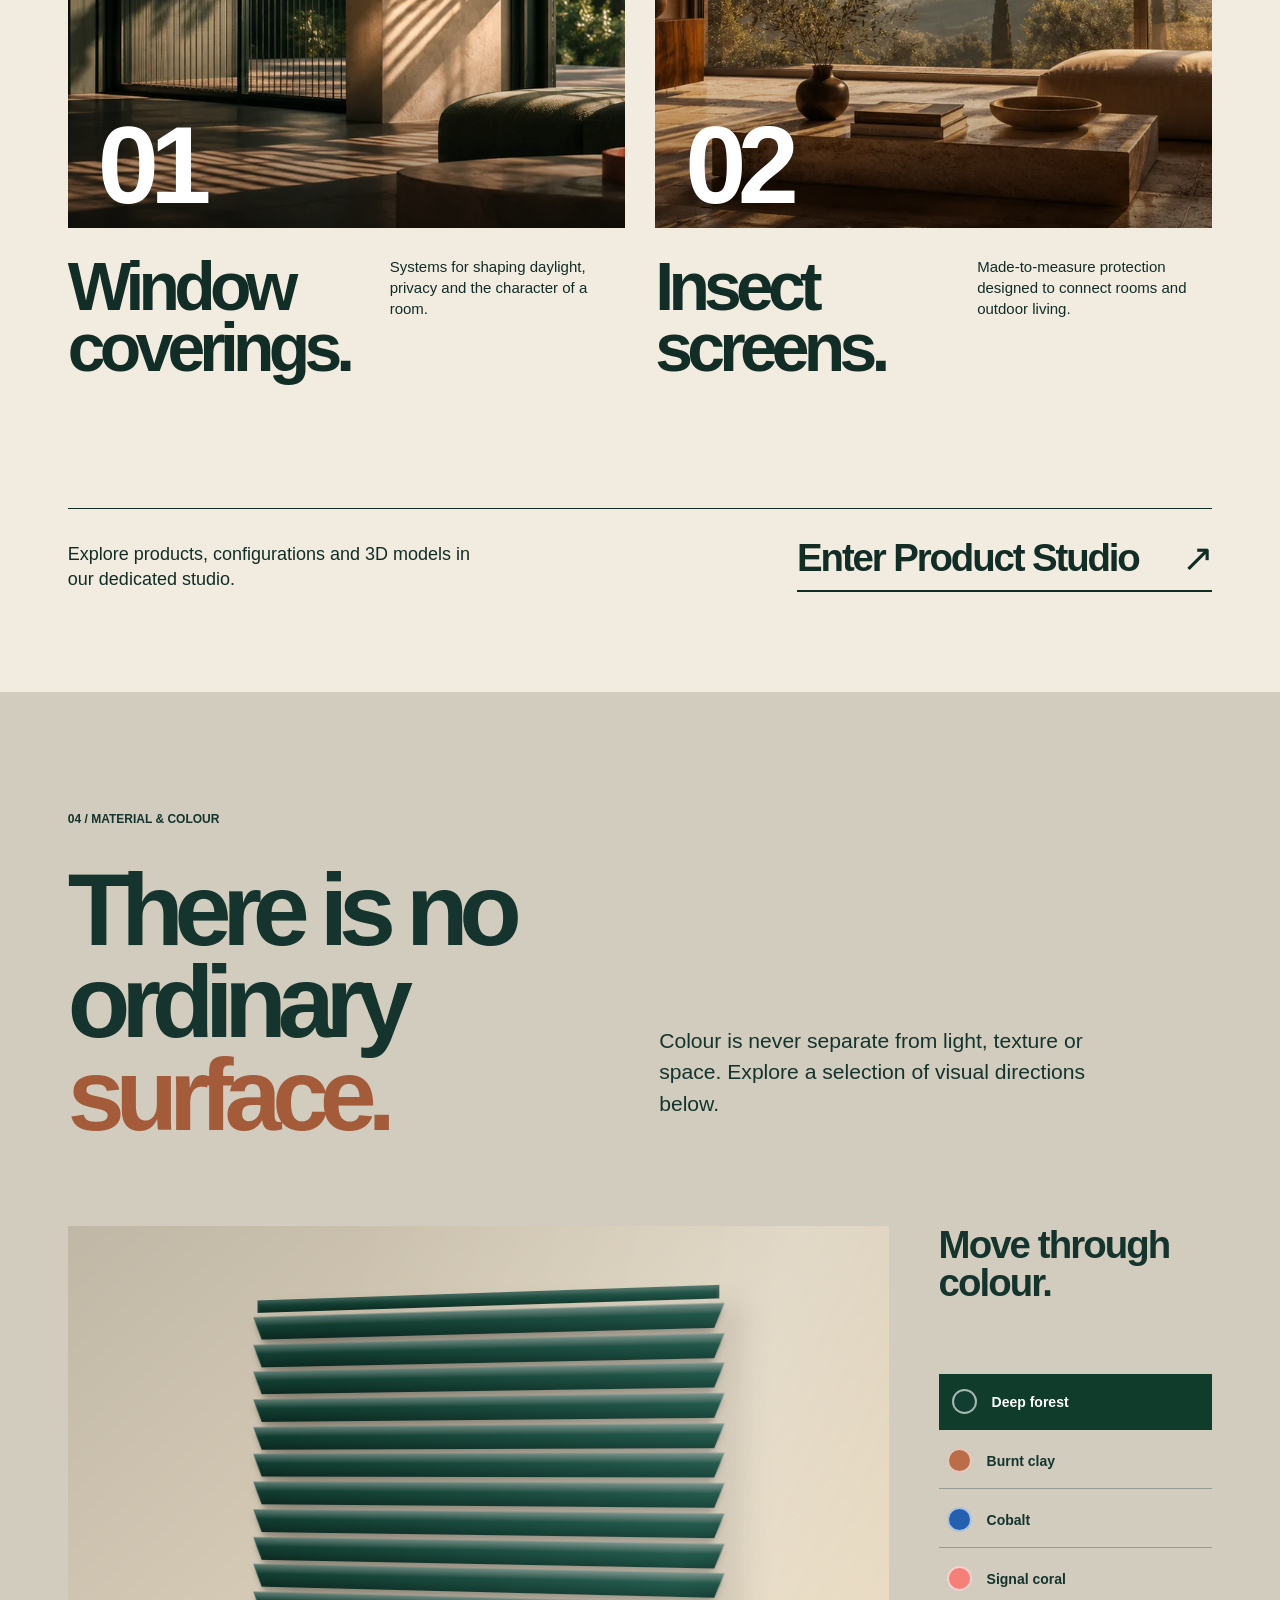
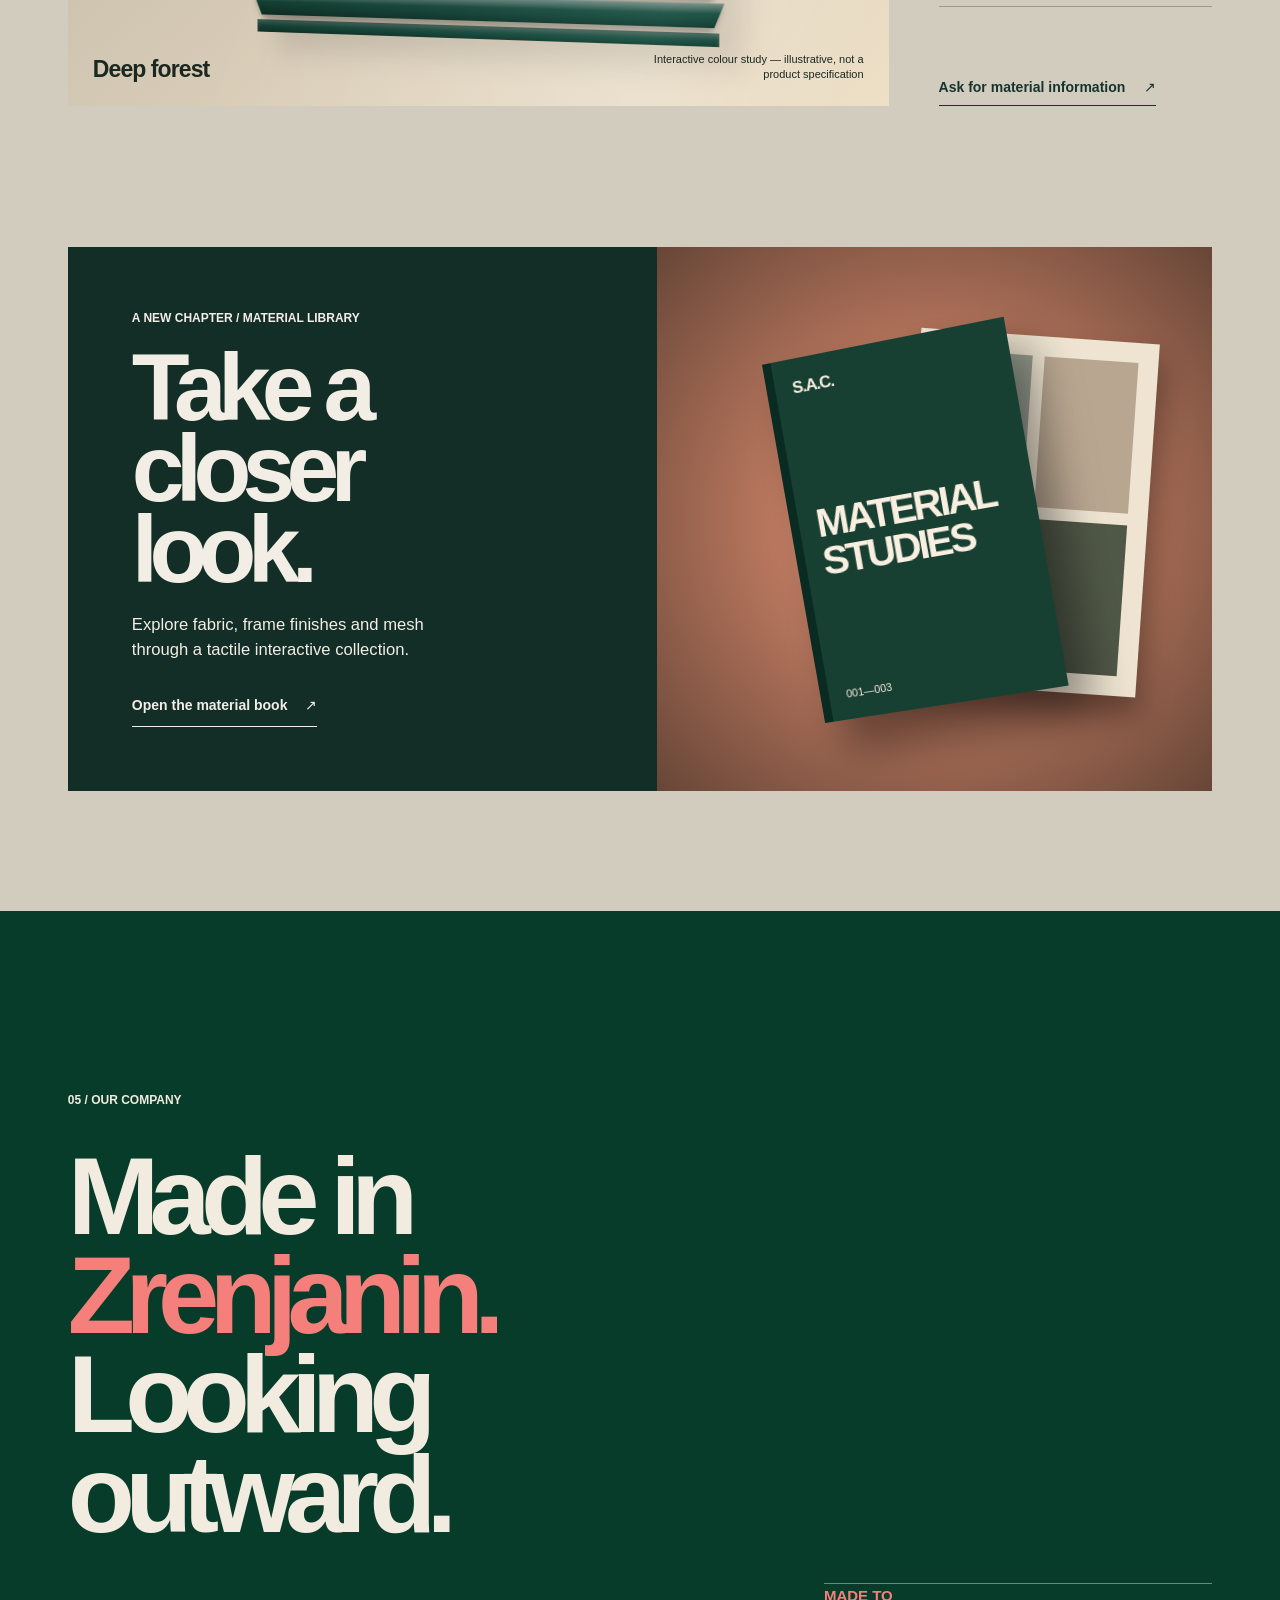
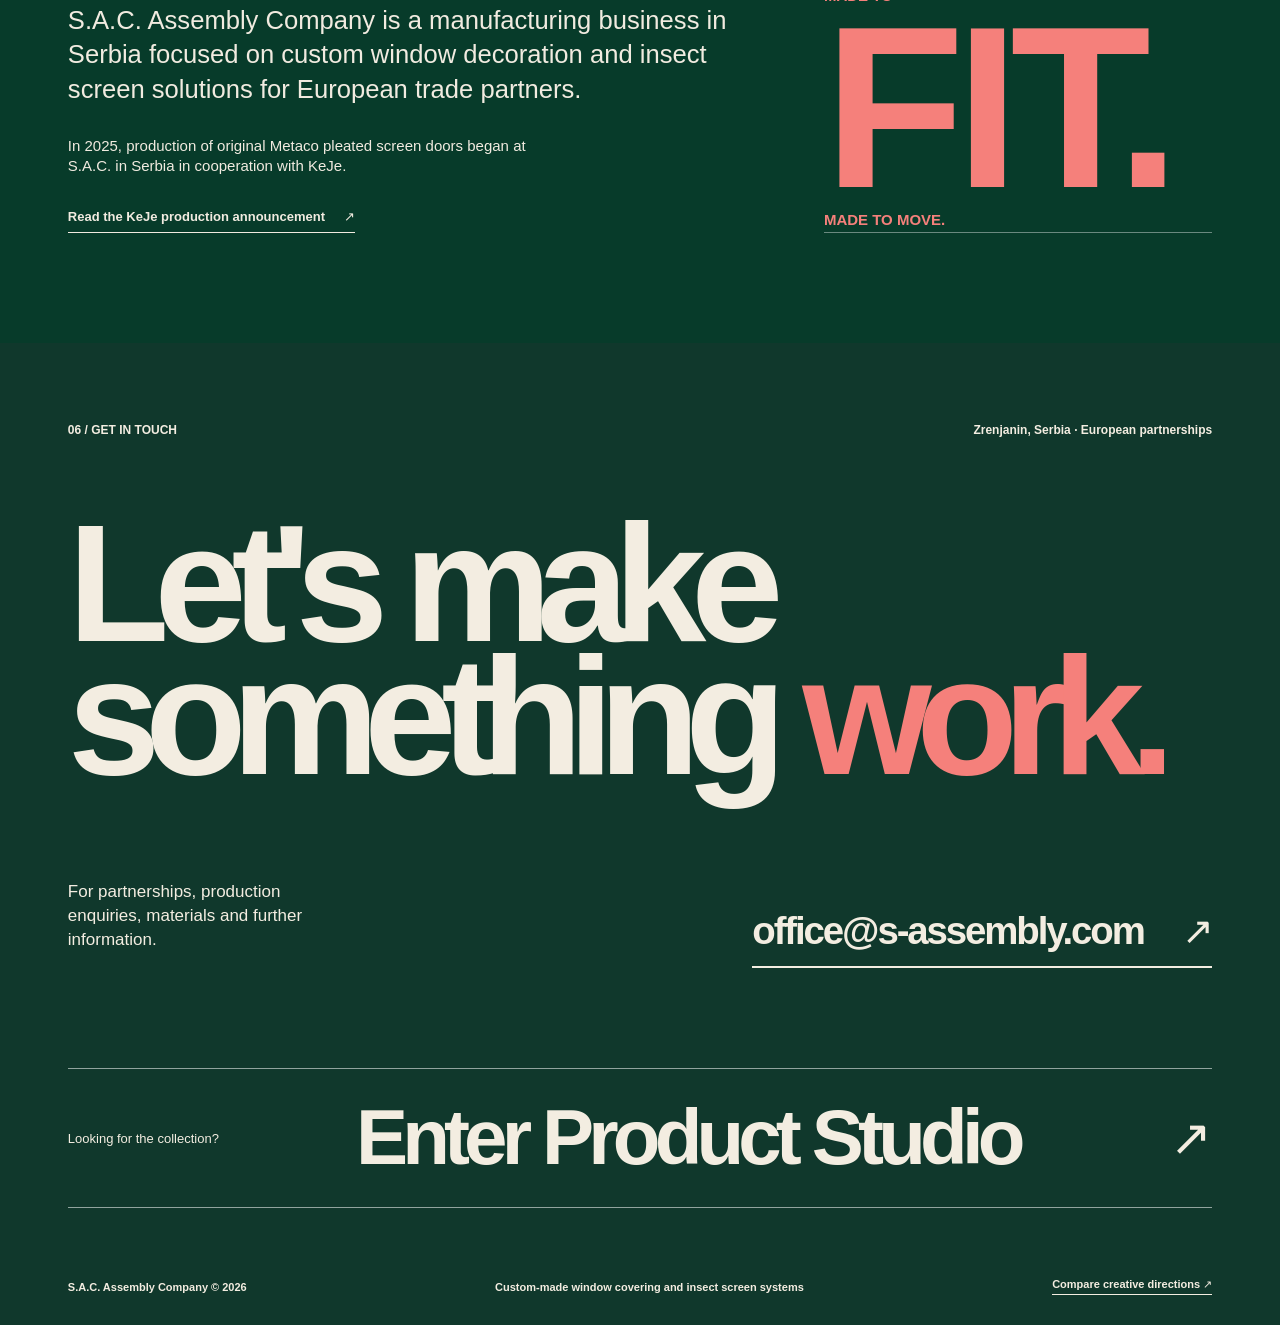
<file: forest.html>
<!doctype html>
<html lang="en" data-direction="forest">
<head>
<meta charset="utf-8"><meta name="viewport" content="width=device-width,initial-scale=1,viewport-fit=cover">
<meta name="theme-color" content="#093e30"><meta name="description" content="S.A.C. Assembly Company — custom window covering and insect screen systems. An architectural study in space, material and movement.">
<title>S.A.C. Assembly — Studio Expression</title>
<link rel="preload" as="image" href="assets/forest-living.webp"><link rel="stylesheet" href="style.css">
</head><body><div id="app"></div><script src="site.js" defer></script></body></html>
</file>
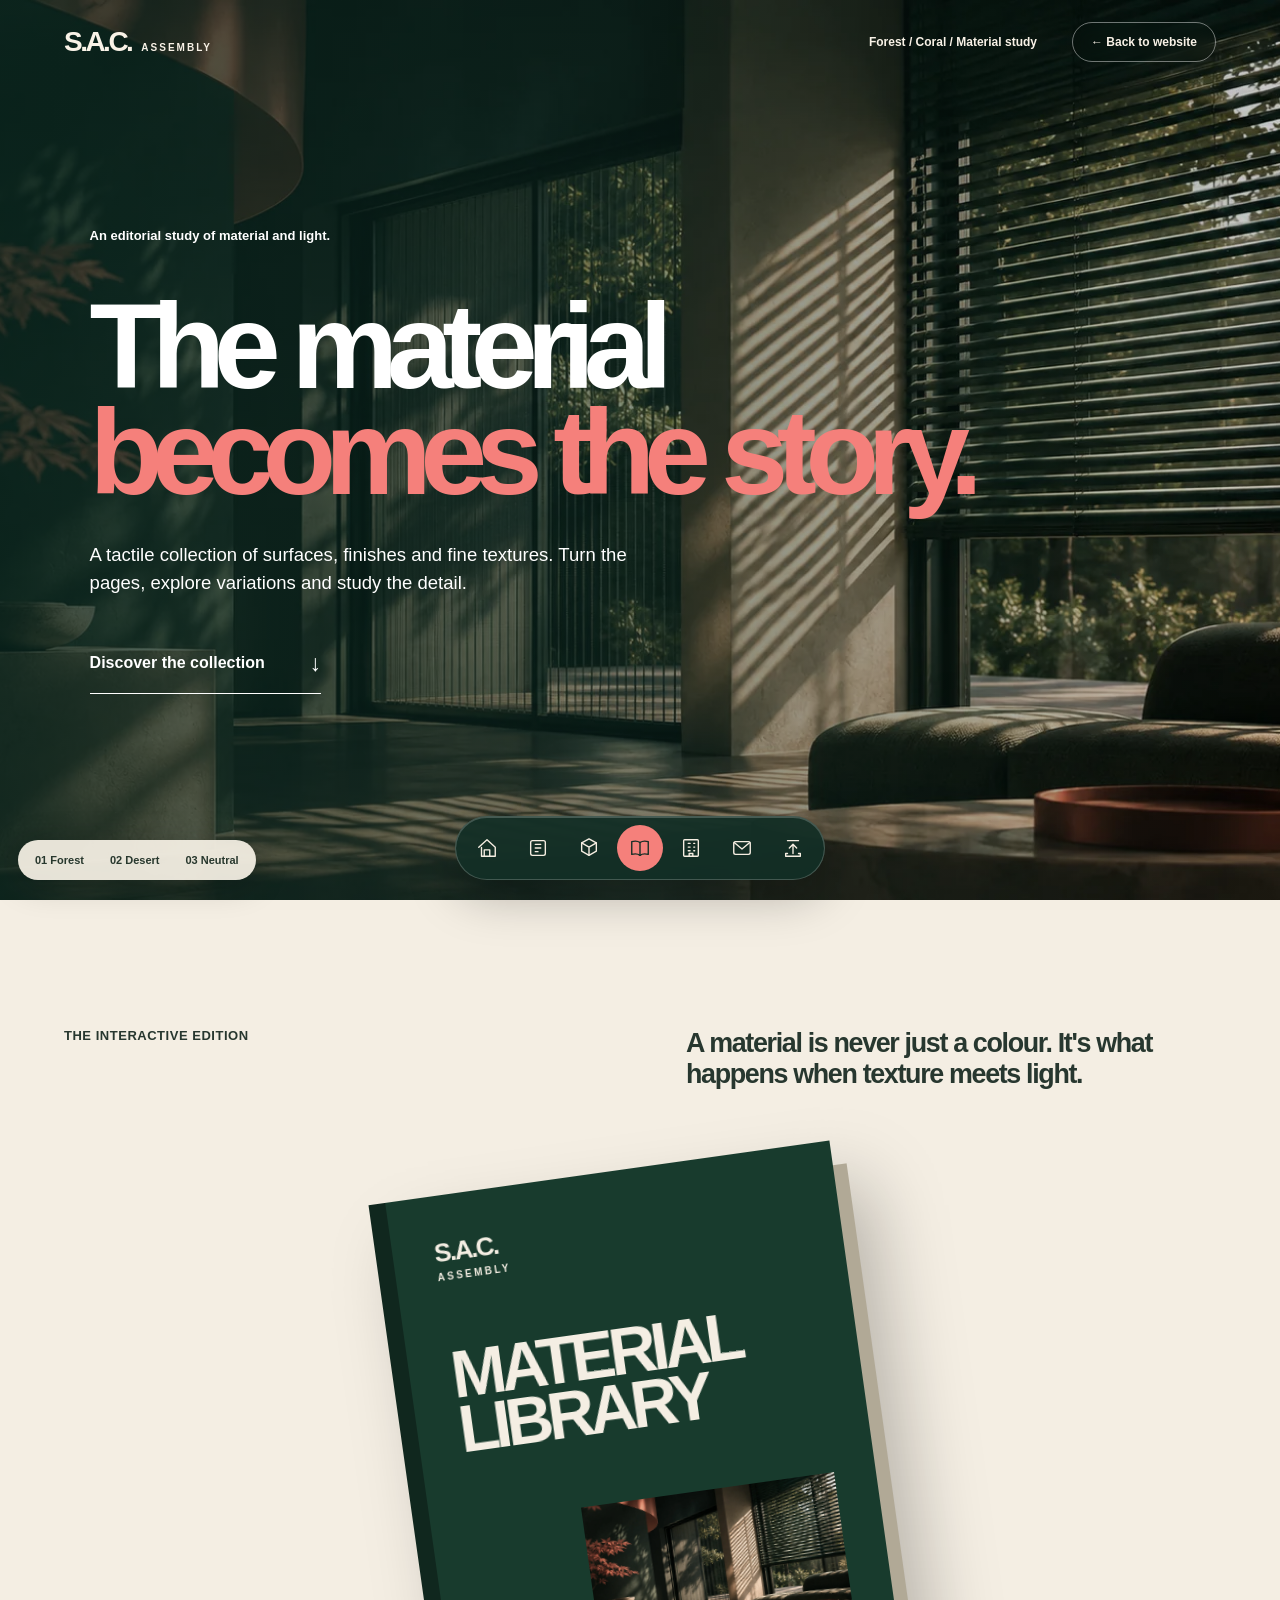
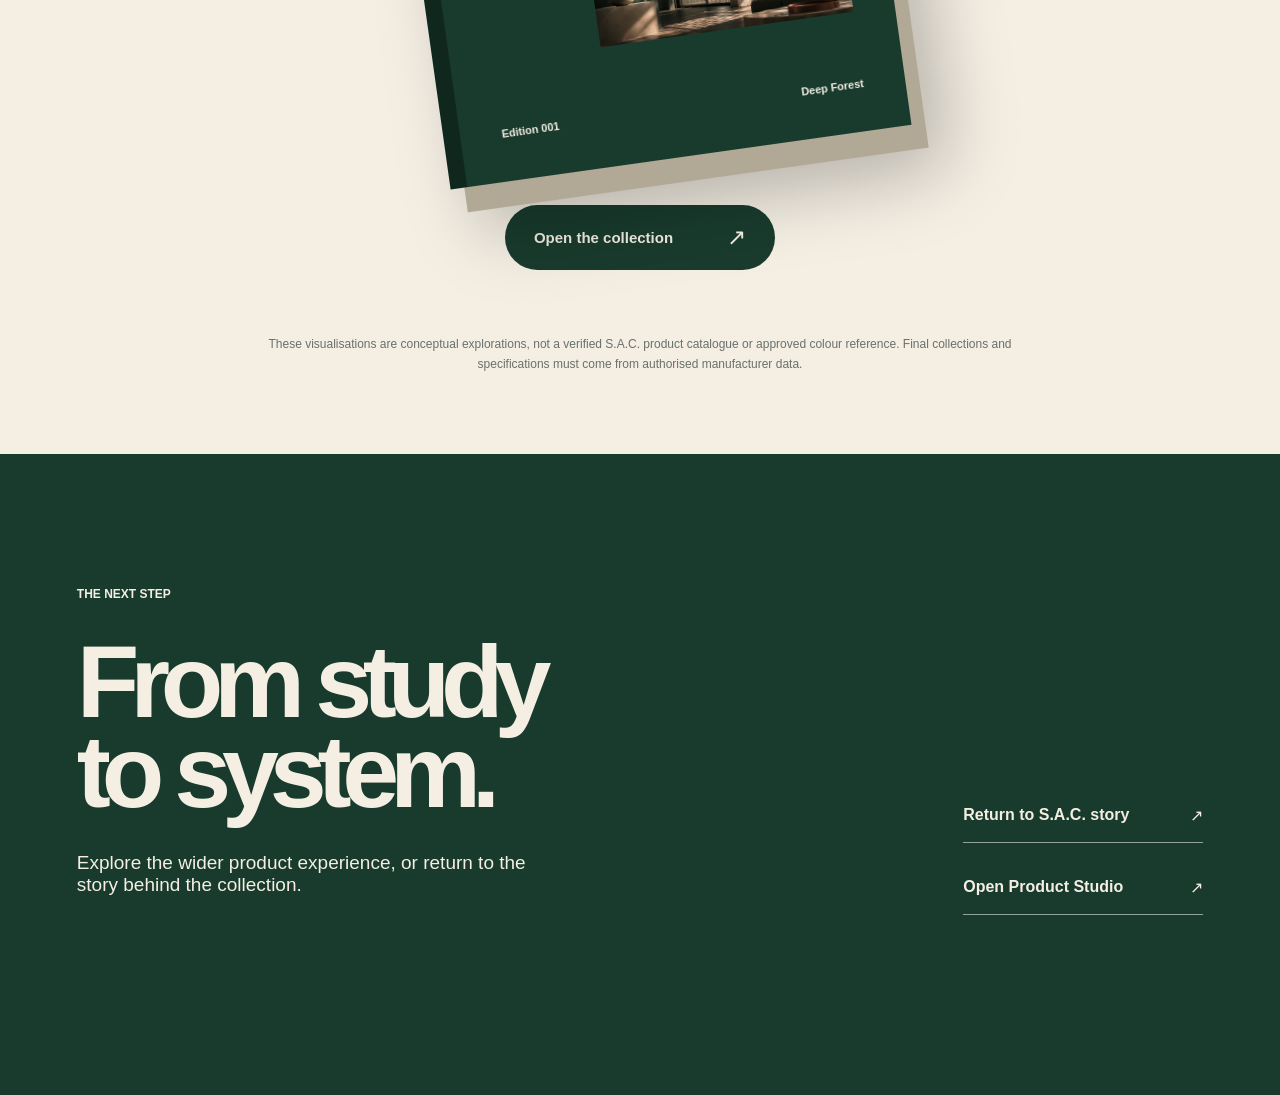
<file: materials.html>
<!doctype html>
<html lang="en"><head><meta charset="utf-8"><meta name="viewport" content="width=device-width,initial-scale=1,viewport-fit=cover"><meta name="theme-color" content="#123a2e"><title>S.A.C. Material Library — Interactive Concept Study</title><meta name="description" content="Interactive conceptual swatch library for the S.A.C. Assembly creative studies. Illustrative samples; not actual product specifications."><link rel="stylesheet" href="materials.css"></head>
<body><div id="library-root"></div><script src="materials.js" defer></script></body></html>
</file>
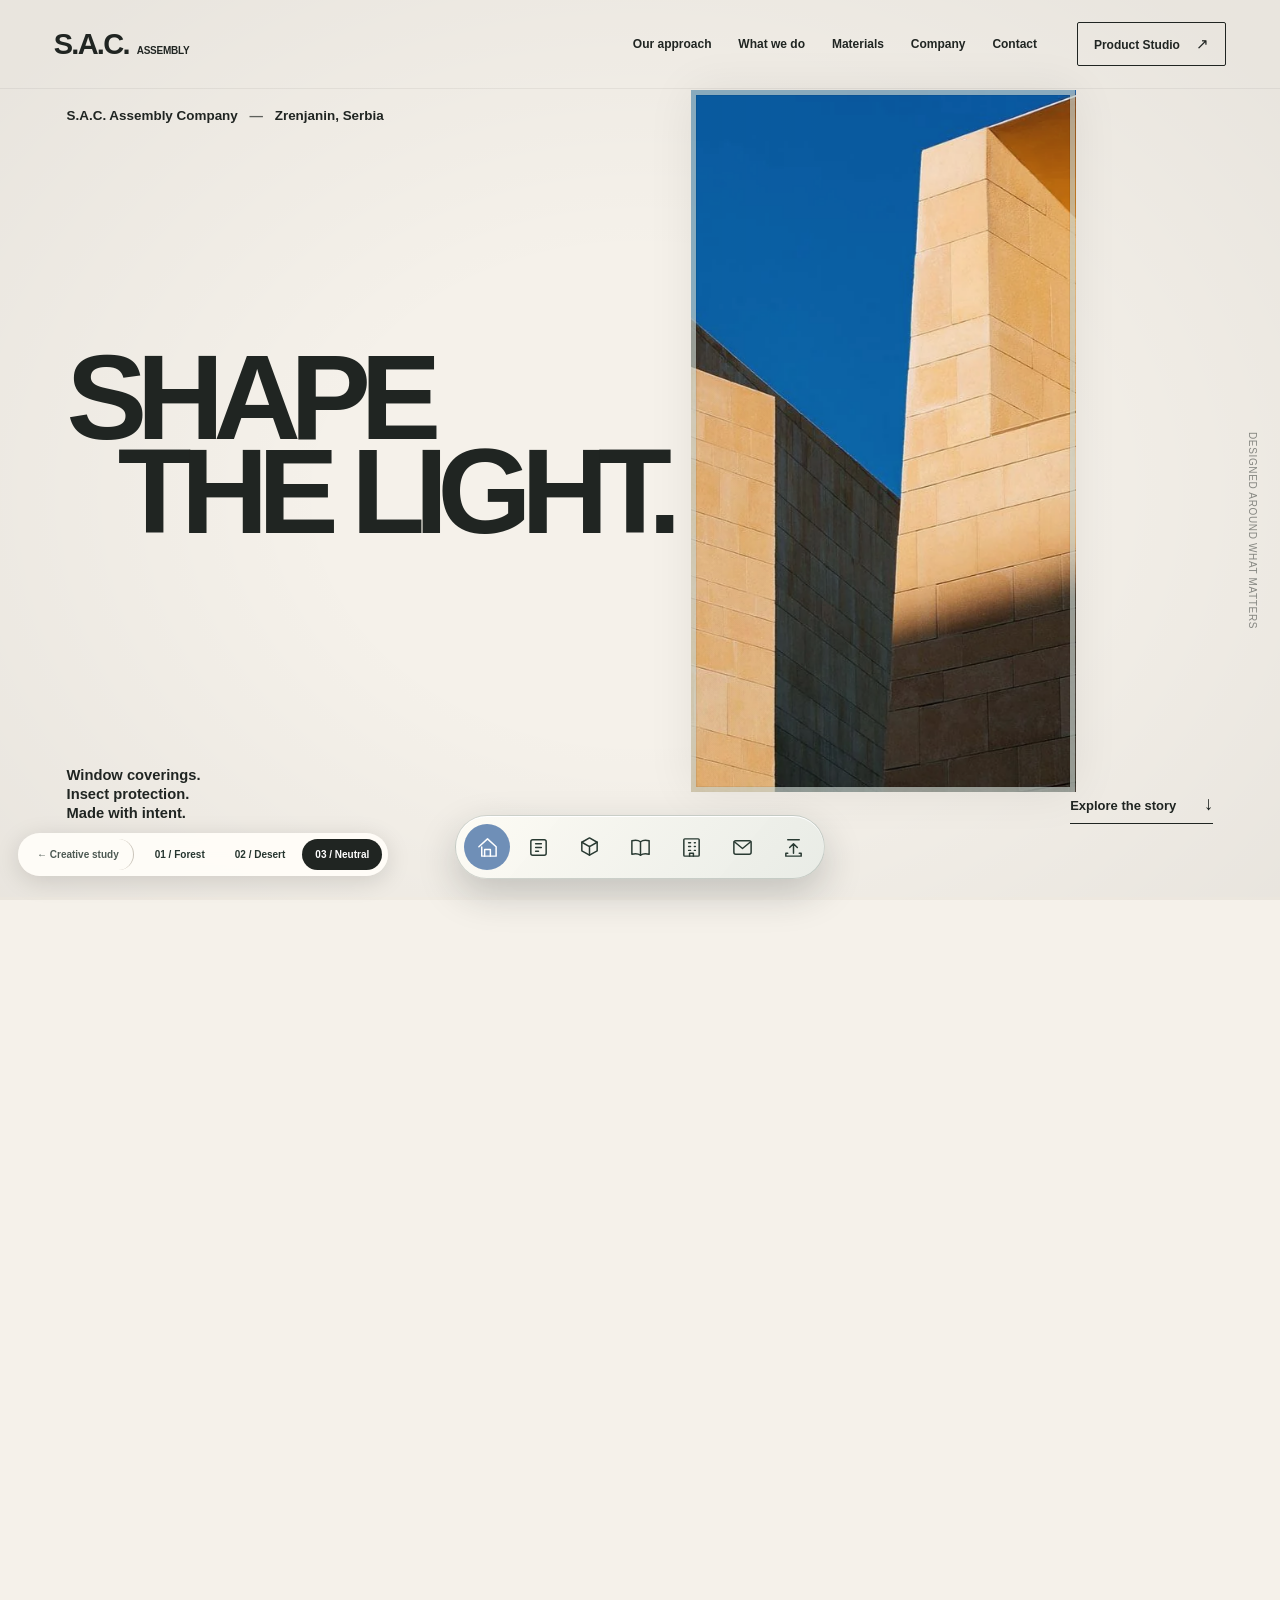
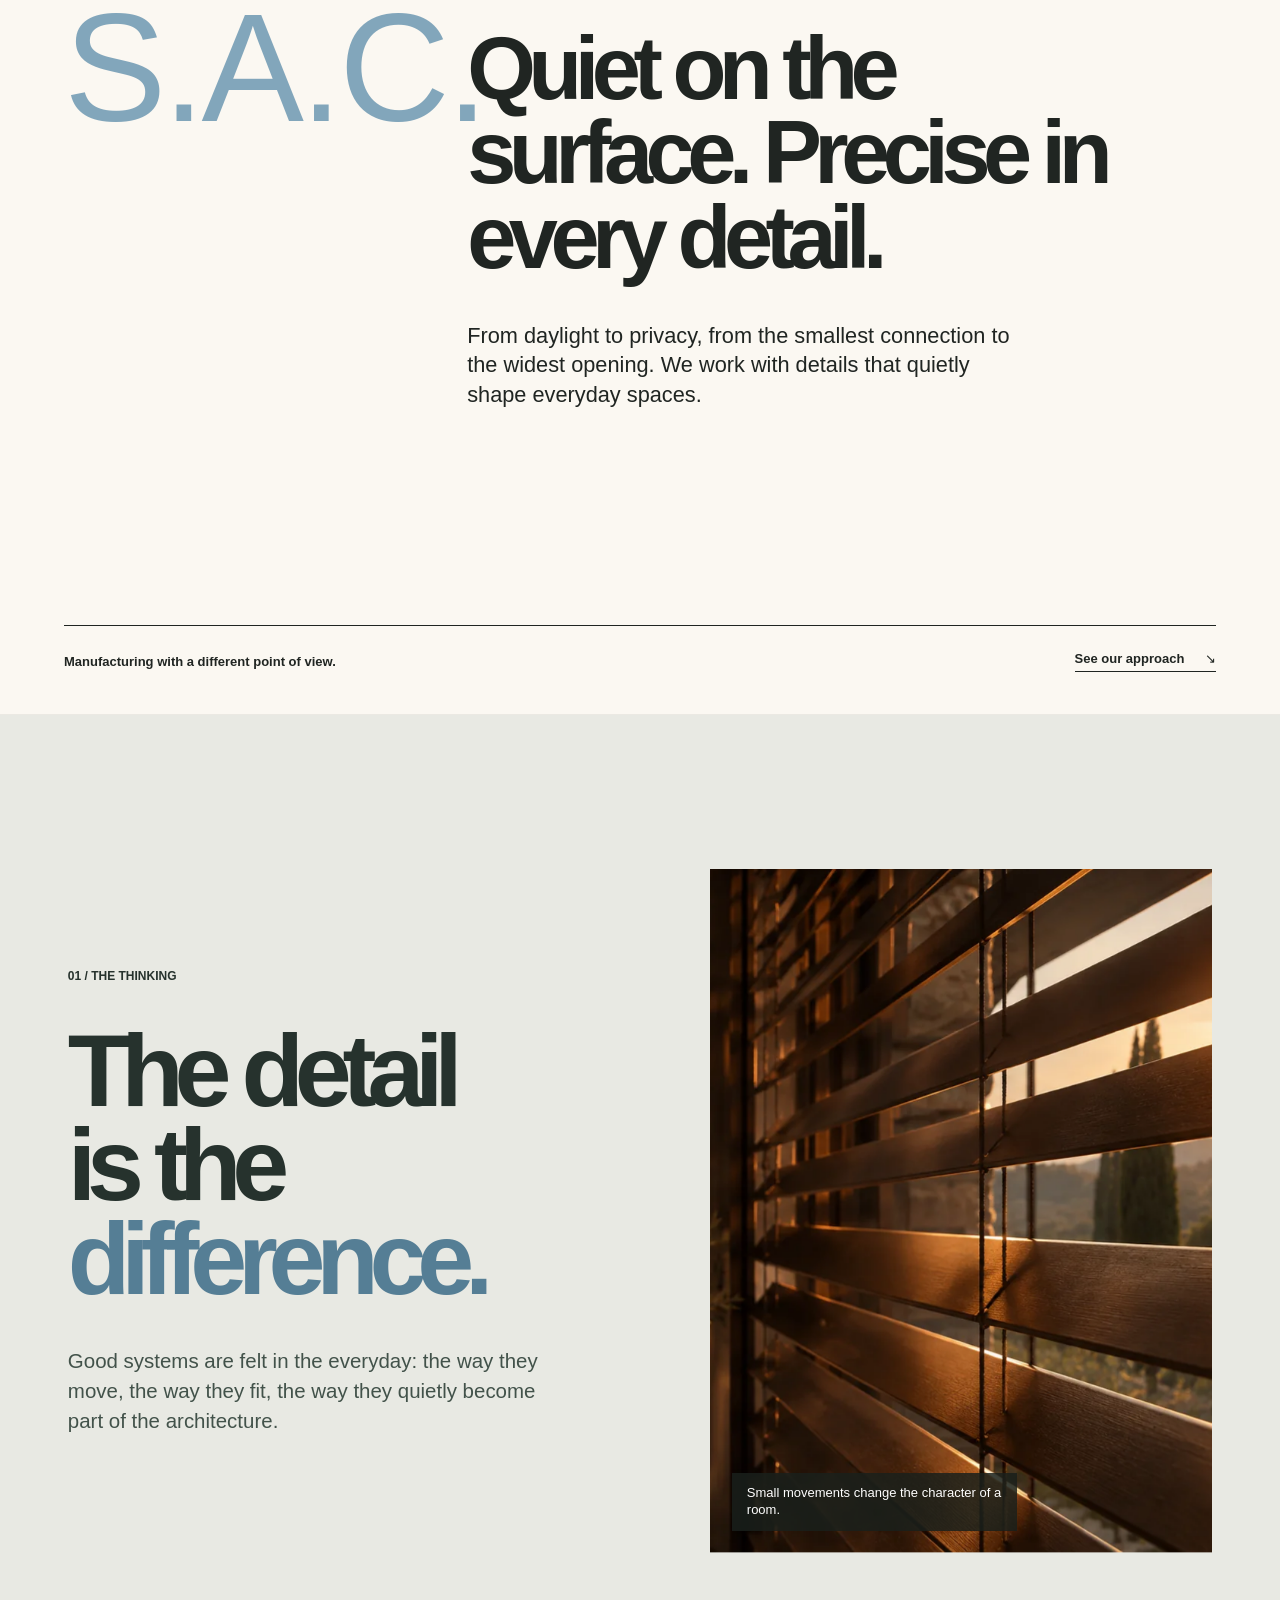
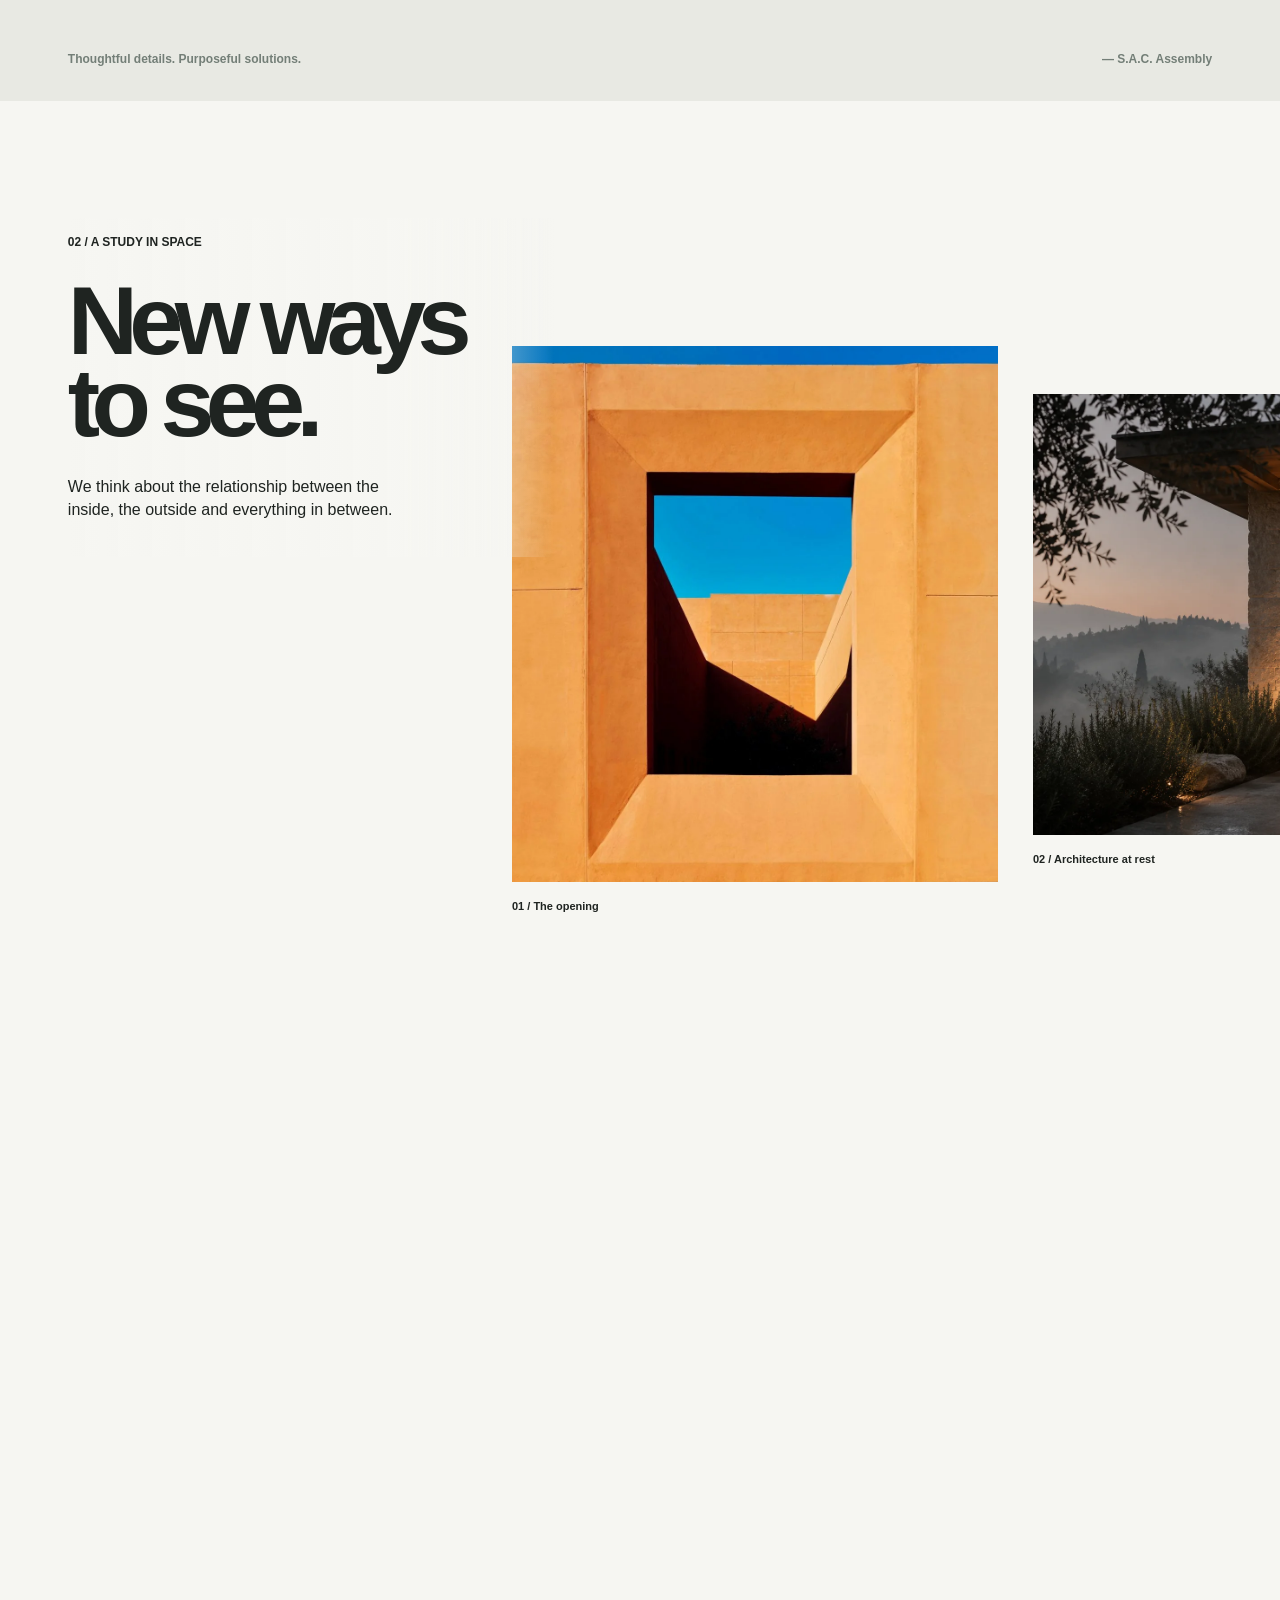
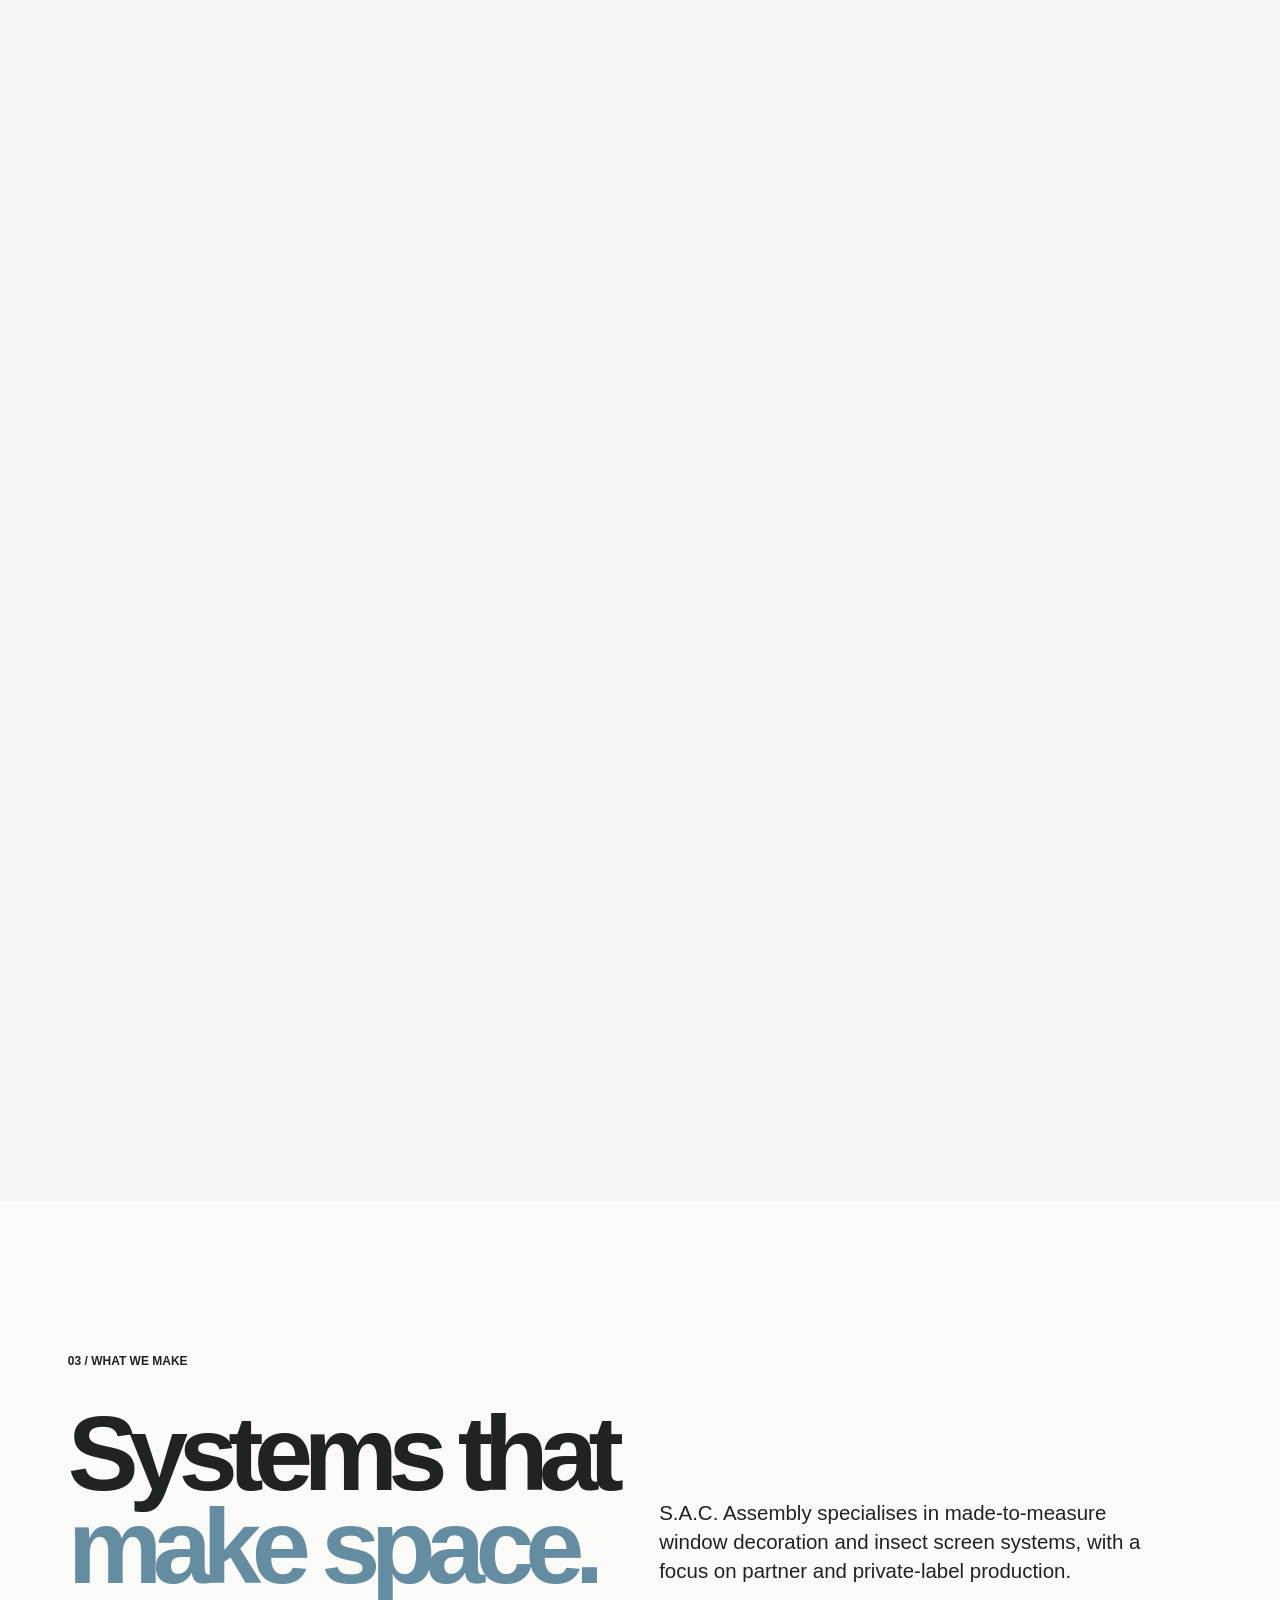
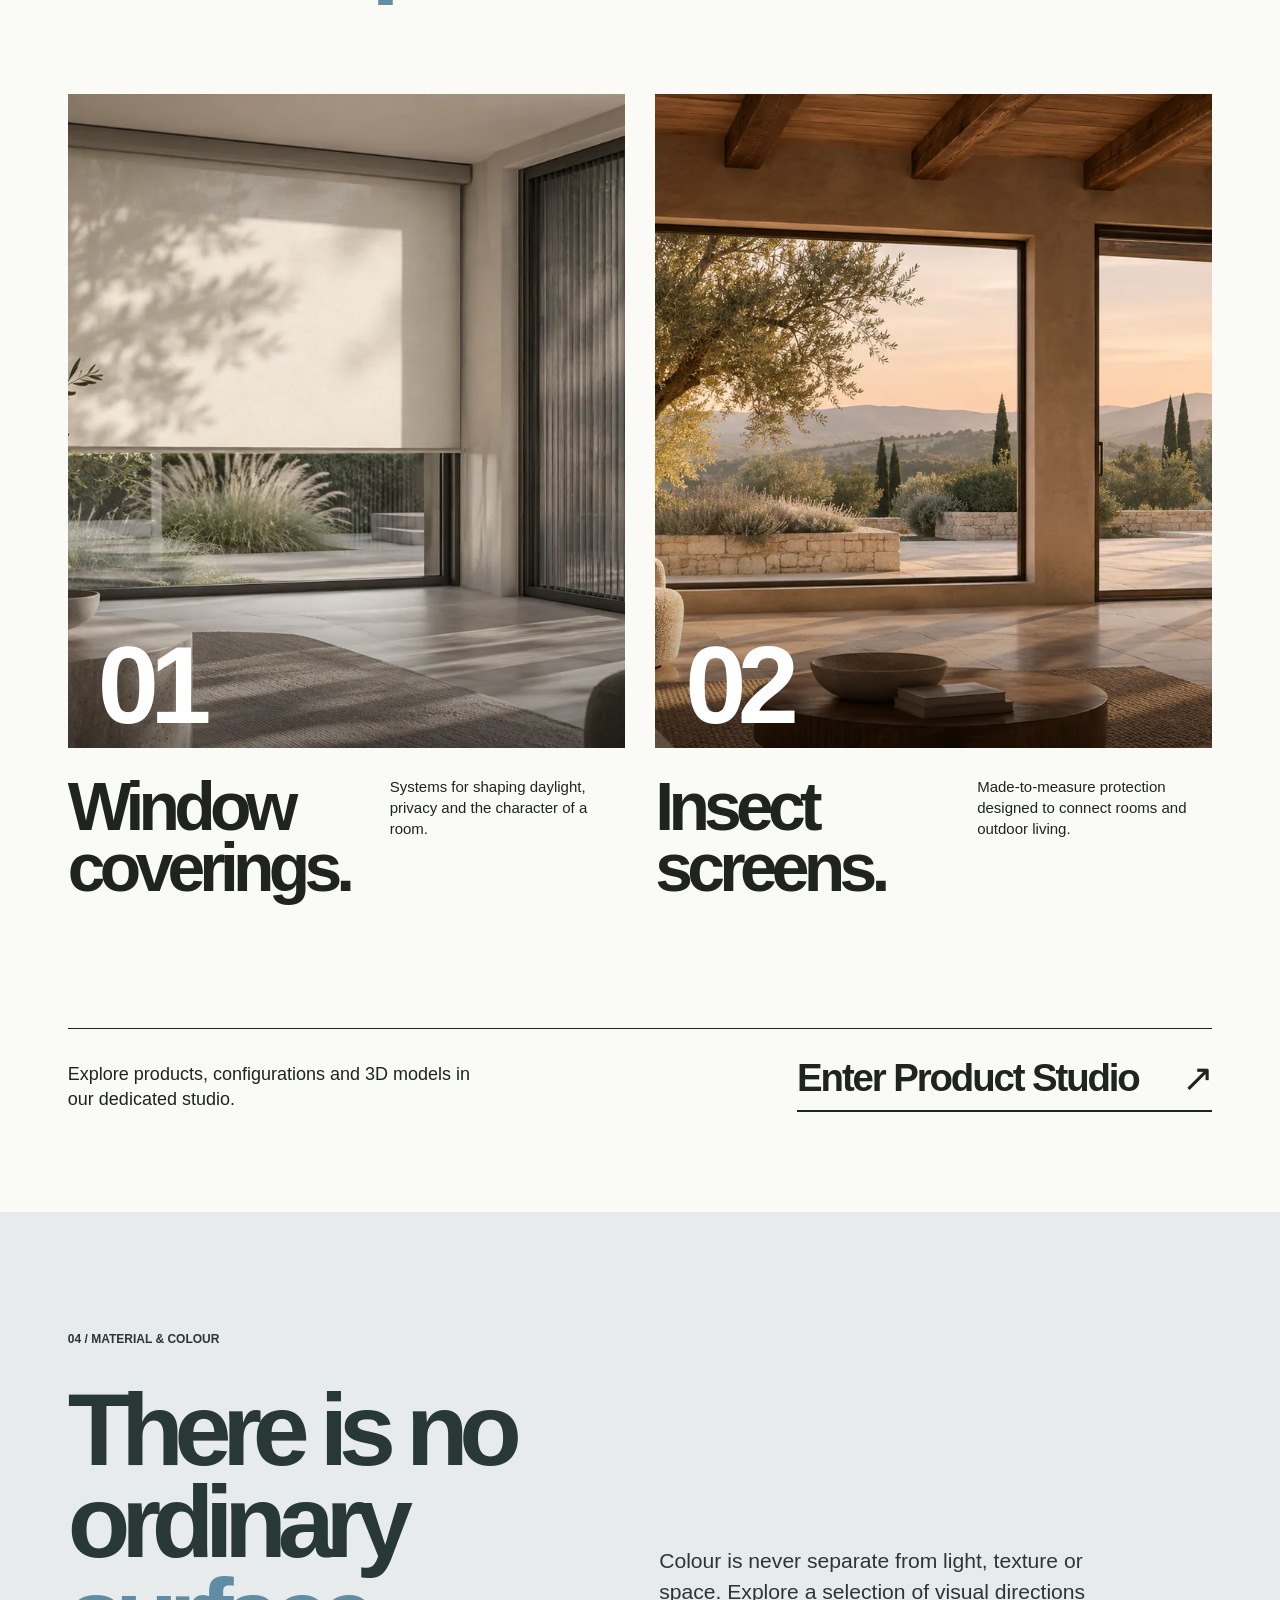
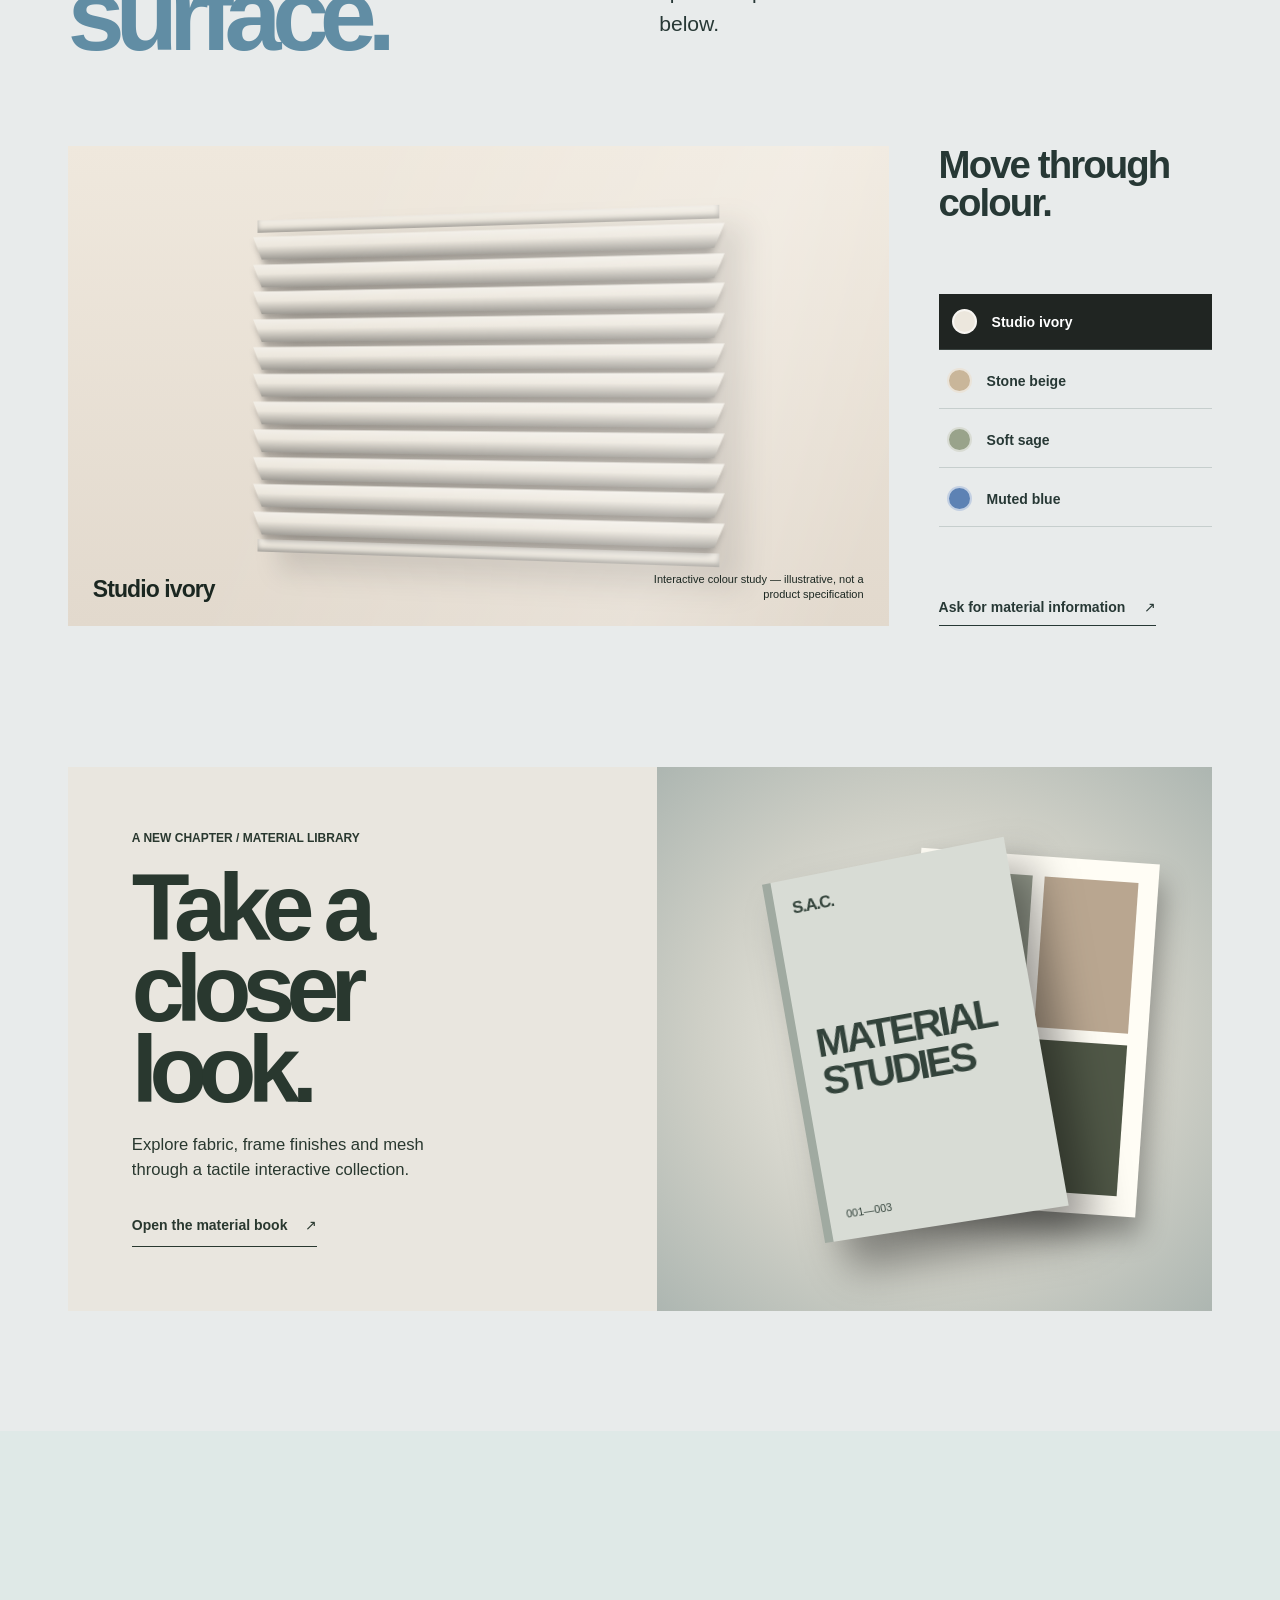
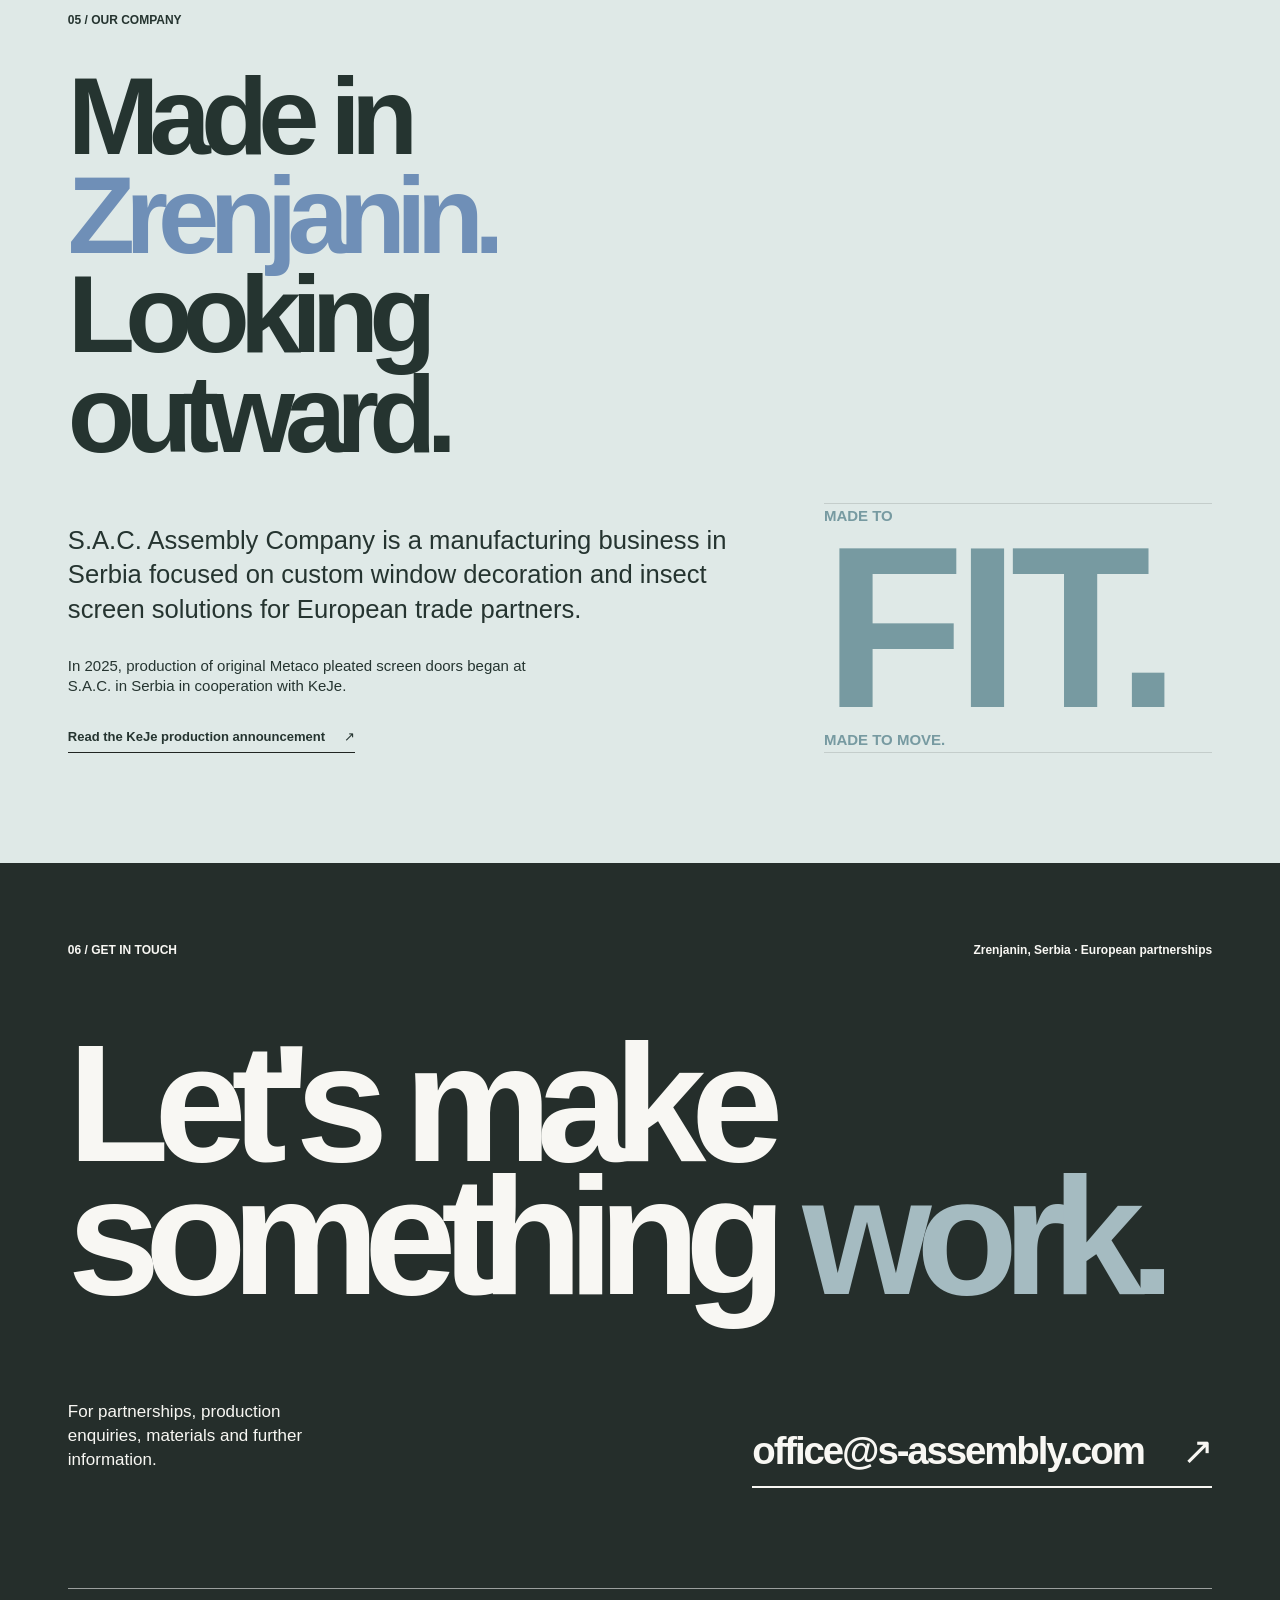
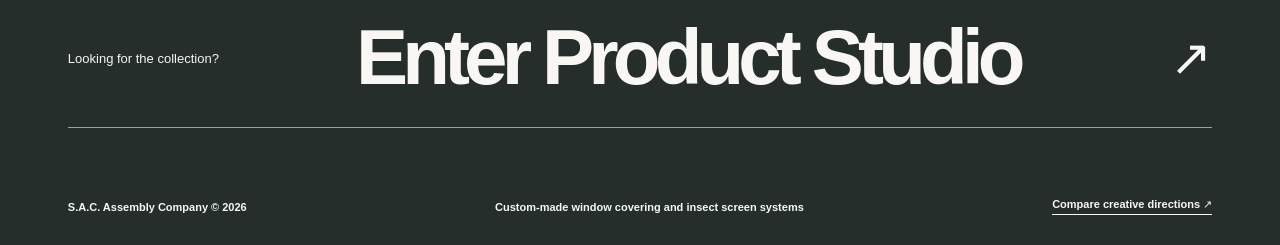
<file: neutral.html>
<!doctype html>
<html lang="en" data-direction="neutral">
<head>
<meta charset="utf-8"><meta name="viewport" content="width=device-width,initial-scale=1,viewport-fit=cover">
<meta name="theme-color" content="#f5f1ea"><meta name="description" content="S.A.C. Assembly Company — custom window covering and insect screen systems. A neutral studio take on space, material and movement.">
<title>S.A.C. Assembly — Neutral Studio</title>
<link rel="preload" as="image" href="assets/neutral-arch.webp"><link rel="stylesheet" href="style.css">
</head><body><div id="app"></div><script src="site.js" defer></script></body></html>
</file>
<file: style.css>
:root{font-family:Arial,'Helvetica Neue',sans-serif;-webkit-font-smoothing:antialiased;scroll-behavior:smooth;font-synthesis:none}
:root[data-direction=forest]{--deep:#073B2A;--ink:#112D25;--accent:#F5807B;--accent-ink:#103629;--cream:#F1EBE0;--paper:#E8E6DA;--muted:#69776B;--sand:#C5AF8F;--hero:#073B2A;--hero-text:#F3EDE1;--photo:#123c30;--statement:#F5807B;--statement-ink:#103629;--contact:#10382C;--contact-text:#F3EDE1}
:root[data-direction=desert]{--deep:#133E7A;--ink:#173A66;--accent:#2058A8;--accent-ink:#F4E2CA;--cream:#F3E5D0;--paper:#EAE7DD;--muted:#697483;--sand:#C67C54;--hero:#B76D48;--hero-text:#FFF2E3;--photo:#C27A48;--statement:#2559AD;--statement-ink:#F5E7D8;--contact:#2559AD;--contact-text:#F5E7D8}
:root[data-direction=neutral]{--deep:#232724;--ink:#1F2421;--accent:#6F8FB7;--accent-ink:#FFFFFF;--cream:#F5F1EA;--paper:#ECE7DE;--muted:#7A807C;--sand:#CCB89D;--hero:#F5F1EA;--hero-text:#202522;--photo:#D8CCBD;--statement:#FBF8F2;--statement-ink:#202522;--contact:#202522;--contact-text:#F5F1EA}

*{box-sizing:border-box}html{scroll-padding-top:85px}body{margin:0;background:var(--cream);color:var(--ink);overflow-x:hidden}img{display:block;max-width:100%}a{color:inherit;text-decoration:none}button{font:inherit}button,a{ -webkit-tap-highlight-color:transparent}a:focus-visible,button:focus-visible{outline:3px solid var(--accent);outline-offset:5px}::selection{background:var(--accent);color:var(--ink)}
.skip-link{position:fixed;top:-80px;left:25px;z-index:200;background:white;color:#111;padding:14px}.skip-link:focus{top:18px}
.topbar{position:fixed;top:0;left:0;right:0;z-index:85;display:flex;align-items:center;justify-content:space-between;padding:22px clamp(22px,4.2vw,78px);color:var(--hero-text);transition:color .35s ease,background .35s ease;gap:20px}.topbar.over-light{color:var(--ink)}.wordmark{display:flex;align-items:baseline;gap:8px;white-space:nowrap;z-index:92}.wordmark>span{font-size:29px;font-weight:900;letter-spacing:-.095em;line-height:1}.worddot{margin:0 1px}.wordmark small{font-size:10px;font-weight:800;letter-spacing:-.025em}.navlinks{display:flex;align-items:center;gap:clamp(17px,2.1vw,38px);font-size:12px;font-weight:700}.navlinks>a{position:relative;padding:8px 0;transition:opacity .2s}.navlinks>a:hover{opacity:.65}.navlinks>a.navstudio{border:1px solid currentColor;border-radius:2px;padding:12px 16px;margin-left:13px}.navstudio span{margin-left:13px;font-size:15px}
.menu-toggle{display:none;background:none;border:0;width:40px;height:40px;padding:10px;z-index:93;color:inherit}.menu-toggle span{display:block;width:100%;height:2px;background:currentColor;margin:6px 0;transition:transform .25s}.menu-open .menu-toggle span:first-child{transform:translateY(4px) rotate(45deg)}.menu-open .menu-toggle span:last-child{transform:translateY(-4px) rotate(-45deg)}.mobile-menu[hidden]{display:none}.mobile-menu{position:fixed;inset:0;z-index:82;background:var(--deep);color:var(--cream);padding:115px 25px 25px;display:flex;flex-direction:column;gap:15px}.mobile-menu a{font-weight:900;font-size:clamp(30px,9vw,48px);letter-spacing:-.055em;padding:5px}
.reveal-curtain{position:fixed;inset:0;z-index:99;pointer-events:none;display:flex}.reveal-curtain>div{width:50%;height:100%;background:#151d1b;animation:openScene 1.25s .12s cubic-bezier(.72,0,.22,1) forwards}.reveal-curtain>div:first-child{transform-origin:left}.reveal-curtain>div:last-child{transform-origin:right}@keyframes openScene{to{transform:scaleX(0)}}
.hero-track{height:340vh;position:relative;background:var(--hero)}.hero-sticky{height:100svh;min-height:560px;position:sticky;top:0;overflow:hidden;background:var(--hero)}.ambient-shape{position:absolute;inset:0;z-index:1;background:radial-gradient(ellipse at 45% 60%,transparent 0 30%,#0001 90%);pointer-events:none}.hero-photo-window{position:absolute;inset:0;z-index:2;clip-path:inset(13% 7% 13% 48%);will-change:clip-path}.hero-photo{width:100%;height:100%;object-fit:cover;transform-origin:center;will-change:transform}.photowash{position:absolute;inset:0;background:linear-gradient(90deg,#0004,transparent 65%),linear-gradient(0deg,#05170a61,transparent 33%);mix-blend-mode:multiply}.hero-frame{position:absolute;top:13%;right:7%;bottom:13%;left:48%;border:9px solid #E9D1AA85;box-shadow:inset 0 0 0 1px #0015,0 0 65px #0003;pointer-events:none;z-index:3}.hero-content{position:absolute;inset:0;z-index:5;display:flex;flex-direction:column;justify-content:space-between;padding:clamp(108px,12vh,150px) 5.2vw 8.5vh;pointer-events:none;color:var(--hero-text)}.hero-kicker{font-size:clamp(12px,1.05vw,15px);font-weight:700}.hero-kicker span{margin:0 8px;opacity:.7}.hero-content h1{margin:0;font-size:clamp(75px,10.8vw,202px);letter-spacing:-.092em;line-height:.77;font-weight:900;max-width:89%;display:flex;flex-direction:column;text-transform:uppercase}.hero-content h1 span:nth-child(2){padding-left:clamp(13px,4vw,70px)}.hero-content h1 span:nth-child(3){padding-left:0}.hero-bottom{display:flex;justify-content:space-between;align-items:flex-end;gap:30px}.hero-bottom p{font-size:clamp(13px,1.15vw,18px);font-weight:700;line-height:1.3;margin:0}.hero-bottom a{font-size:13px;font-weight:800;pointer-events:auto;border-bottom:1px solid currentColor;padding-bottom:8px}.hero-bottom a span{margin-left:24px;font-size:19px}.hero-side-note{position:absolute;z-index:5;right:22px;top:48%;writing-mode:vertical-rl;color:#efe9dcc7;font-size:10px;letter-spacing:.065em;pointer-events:none}.hero-progress{position:absolute;height:3px;background:#f1e6d72d;left:0;bottom:0;right:0;z-index:12}.hero-progress span{display:block;height:100%;background:var(--accent);width:100%;transform:scaleX(0);transform-origin:left}.transition-plate{position:absolute;inset:0;background:var(--statement);z-index:11;clip-path:inset(100% 0 0 0);display:flex;align-items:center;justify-content:center;padding:7vw;will-change:clip-path}.transition-inner{text-align:left;width:100%;color:var(--statement-ink)}.transition-inner strong{font-family:Impact,'Arial Narrow',Arial,sans-serif;font-stretch:condensed;display:block;font-size:clamp(110px,16vw,350px);line-height:.72;letter-spacing:-.025em;max-width:100%;font-weight:900}.transition-inner strong span{display:block}.transition-inner strong span:nth-child(2){margin-left:10%}.transition-inner strong span:nth-child(3){margin-left:26%}.transition-inner p{font-weight:800;font-size:clamp(16px,1.6vw,25px);margin:30px 0 0 20px}
.statement-section{min-height:95vh;background:var(--statement);color:var(--statement-ink);padding:clamp(115px,12vw,190px) 5vw 42px;display:flex;align-items:stretch}.statement-contents{width:100%;display:grid;grid-template-columns:35% 65%;grid-template-rows:1fr auto}.statement-mark{font-family:Impact,'Arial Narrow',sans-serif;font-size:clamp(75px,12vw,180px);line-height:.7;letter-spacing:-.025em;align-self:start}.statement-body{padding-right:8%;padding-top:12px}.statement-body h2{font-size:clamp(48px,6.9vw,130px);letter-spacing:-.085em;line-height:.96;margin:0 0 40px;font-weight:900}.statement-body p{max-width:550px;font-size:clamp(18px,1.7vw,25px);font-weight:500;line-height:1.35;margin:0 0 85px}.statement-bottom{grid-column:1/-1;display:flex;align-items:center;justify-content:space-between;border-top:1px solid currentColor;padding-top:25px;font-size:13px;font-weight:700;gap:20px}.statement-bottom a{border-bottom:1px solid currentColor;padding-bottom:5px}.statement-bottom a span{margin-left:17px}
.craft-section{min-height:100vh;background:var(--ink);color:var(--cream);padding:clamp(130px,12vw,210px) 5.3vw 35px;display:grid;grid-template-columns:1.07fr .93fr;gap:5vw;align-items:center;position:relative}.craft-copy{align-self:center;position:relative;z-index:3}.chapter-number{font-size:12px;font-weight:800;letter-spacing:0}.craft-copy h2{font-size:clamp(64px,8vw,150px);letter-spacing:-.09em;line-height:.92;margin:40px 0}.craft-copy h2 em,.systems-lead h2 em,.palette-intro h2 em,.company-main h2 em,.contact-section h2 em{font-style:normal;color:var(--accent)}.craft-copy p{font-size:clamp(17px,1.6vw,23px);line-height:1.45;max-width:470px;font-weight:500}.craft-visual{height:min(76vh,770px);position:relative;overflow:hidden;align-self:center}.craft-visual img{width:100%;height:100%;object-fit:cover;object-position:50% 45%;will-change:transform}.image-annotation{position:absolute;bottom:22px;left:22px;right:22px;font-size:13px;color:white;background:#0d1614a8;padding:12px 15px;max-width:285px;line-height:1.3}.craft-bottom{grid-column:1/-1;display:flex;justify-content:space-between;margin-top:35px;font-size:12px;font-weight:700;opacity:.7}
.gallery-track{height:300vh;position:relative;background:var(--paper)}.gallery-sticky{height:100svh;min-height:620px;position:sticky;top:0;overflow:hidden;padding:clamp(85px,9vh,105px) 0 0}.gallery-head{position:absolute;left:5.3vw;top:clamp(100px,13vh,160px);width:33%;z-index:5;pointer-events:none}.gallery-head h2{font-size:clamp(70px,7.6vw,145px);line-height:.85;letter-spacing:-.09em;font-weight:900;margin:30px 0}.gallery-head p{font-size:16px;line-height:1.45;max-width:330px}.gallery-rail{position:absolute;left:40vw;top:22%;height:70%;display:flex;gap:2.7vw;width:max-content;align-items:center;will-change:transform}.gallery-frame{height:85%;width:clamp(350px,38vw,720px);margin:0;position:relative;flex-shrink:0}.gallery-frame.tall{width:clamp(260px,27vw,490px);height:92%}.gallery-frame.wide{width:clamp(460px,52vw,870px);height:70%}.gallery-frame img{width:100%;height:100%;object-fit:cover}.gallery-frame figcaption{position:absolute;left:0;bottom:-30px;font-size:11px;font-weight:800}
.systems-section{background:var(--cream);padding:clamp(105px,12vw,185px) 5.3vw 100px}.systems-lead{display:grid;grid-template-columns:1fr 1fr;gap:3vw;align-items:end;margin-bottom:100px}.systems-lead .chapter-number{grid-column:1/-1}.systems-lead h2{font-size:clamp(68px,8.3vw,148px);letter-spacing:-.09em;line-height:.88;margin:0;font-weight:900}.systems-lead p{font-size:clamp(18px,1.6vw,24px);max-width:490px;line-height:1.42;margin:0 0 8px}.systems-split{display:grid;grid-template-columns:1fr 1fr;gap:2.4vw}.system-item{min-width:0}.system-image{position:relative;overflow:hidden;aspect-ratio:4/4.7}.system-image img{width:100%;height:100%;object-fit:cover;transition:transform .75s cubic-bezier(.2,.7,.3,1)}.system-item:hover .system-image img{transform:scale(1.045)}.shade-item .system-image img{object-position:55% center}.insect-item .system-image img{object-position:center 45%}.system-image-scrim{position:absolute;inset:0;background:linear-gradient(to top,#0007,transparent 30%)}.system-image strong{position:absolute;left:30px;bottom:25px;color:white;font-size:110px;line-height:.7;letter-spacing:-.08em;font-weight:900}.system-label{display:flex;align-items:start;justify-content:space-between;gap:25px;padding-top:28px}.system-label h3{font-size:clamp(44px,5.3vw,89px);letter-spacing:-.085em;line-height:.9;margin:0;font-weight:900}.system-label p{margin:0;max-width:235px;font-size:15px;line-height:1.4}.systems-cta{border-top:1px solid var(--ink);margin-top:130px;display:flex;justify-content:space-between;align-items:end;gap:30px;padding-top:26px}.systems-cta p{font-size:18px;max-width:410px;line-height:1.4;margin:0}.text-cta{font-size:clamp(24px,3vw,48px);font-weight:900;letter-spacing:-.055em;border-bottom:2px solid currentColor;padding-bottom:10px;white-space:nowrap}.text-cta span{margin-left:35px}
.palette-section{background:#D1CCBE;color:#15342D;min-height:100vh;padding:120px 5.3vw}.palette-intro{display:grid;grid-template-columns:1fr 1fr;gap:3vw;align-items:end;margin-bottom:85px}.palette-intro .chapter-number{grid-column:1/-1}.palette-intro h2{font-weight:900;font-size:clamp(59px,8vw,130px);line-height:.9;letter-spacing:-.09em;margin:0}.palette-intro h2 em{color:#A45B3A}.palette-intro p{font-size:clamp(18px,1.65vw,23px);line-height:1.5;max-width:480px}.material-lab{display:grid;grid-template-columns:1.5fr .5fr;gap:50px}.material-preview{--material:#123e31;background:linear-gradient(140deg,#c0b7a6,#eee0c7);min-height:480px;position:relative;overflow:hidden;display:flex;justify-content:center;align-items:center}.material-blind{width:57%;height:72%;position:relative;filter:drop-shadow(22px 19px 13px #0002);display:flex;flex-direction:column;gap:4px;justify-content:center;transform:perspective(900px) rotateY(-10deg)}.blind-header,.blind-footer{height:13px;background:var(--material);box-shadow:inset 0 3px 4px #ffffff35,inset 0 -3px 5px #0005;transition:background .5s}.blind-slat{height:calc((100% - 65px)/11);background:linear-gradient(180deg,#fff5,var(--material) 40%,#0005 100%),var(--material);transform:perspective(200px) rotateX(-19deg);box-shadow:0 7px 7px #0004;transition:background .45s;flex:1}.material-glow{position:absolute;inset:0;background:linear-gradient(110deg,#ffff0000 30%,#fff7 74%,transparent 95%);pointer-events:none;mix-blend-mode:soft-light}.material-preview-label{position:absolute;left:25px;right:25px;bottom:23px;display:flex;justify-content:space-between;align-items:end;gap:20px;font-size:13px;color:#1b2721}.material-preview-label strong{font-size:23px;letter-spacing:-.04em}.material-preview-label span{max-width:230px;text-align:right;font-size:11px;line-height:1.4}.material-controls{display:flex;flex-direction:column;justify-content:space-between}.material-controls>p{font-weight:900;font-size:clamp(30px,3vw,50px);line-height:1;letter-spacing:-.05em;margin:0}.colour-options{display:flex;flex-direction:column;gap:3px;margin:35px 0}.colour-option{display:flex;align-items:center;gap:15px;border:0;border-bottom:1px solid #15342d50;background:transparent;color:inherit;text-align:left;padding:15px 8px;cursor:pointer;font-weight:700;font-size:14px}.colour-option span{width:25px;height:25px;display:block;border-radius:50%;border:2px solid #ffffffa0}.colour-option[aria-pressed=true]{background:#103c2b;color:#fff;padding-left:13px}.material-controls>a{font-size:14px;font-weight:900;align-self:start;border-bottom:1px solid;padding-bottom:10px}.material-controls>a span{margin-left:15px}
.company-section{background:var(--deep);color:var(--cream);padding:clamp(120px,14vw,220px) 5.3vw 110px;min-height:90vh;display:grid;grid-template-columns:1.3fr .7fr;gap:35px;align-items:end}.company-main h2{font-size:clamp(65px,8.6vw,165px);line-height:.9;letter-spacing:-.09em;margin:38px 0 60px;font-weight:900}.company-main p{max-width:750px;font-size:clamp(19px,2vw,27px);line-height:1.35}.company-main p.company-detail{font-size:15px;max-width:470px;margin:30px 0}.company-main a{display:inline-block;font-size:13px;font-weight:800;border-bottom:1px solid currentColor;padding-bottom:8px}.company-main a span{margin-left:15px}.company-stamp{justify-self:end;align-self:end;width:100%;min-height:250px;display:flex;flex-direction:column;align-items:start;justify-content:center;border-top:1px solid #fff6;border-bottom:1px solid #fff6;color:var(--accent)}.company-stamp>span{font-size:15px;font-weight:800}.company-stamp strong{font-family:Impact,'Arial Narrow',sans-serif;font-size:clamp(150px,18vw,350px);letter-spacing:-.04em;line-height:.9;font-weight:900}
.contact-section{background:var(--contact);color:var(--contact-text);padding:80px 5.3vw 30px;min-height:100vh;display:flex;flex-direction:column;justify-content:space-between}.contact-top{display:flex;justify-content:space-between;align-items:center;gap:15px}.contact-top>span:last-child{font-size:12px;font-weight:700}.contact-section h2{font-size:clamp(95px,13vw,245px);letter-spacing:-.092em;line-height:.8;font-weight:900;margin:80px 0}.contact-action{display:flex;justify-content:space-between;align-items:end;gap:30px;margin-bottom:100px}.contact-action p{max-width:290px;font-size:17px;line-height:1.4}.contact-email{font-size:clamp(19px,3vw,50px);font-weight:900;letter-spacing:-.055em;border-bottom:2px solid currentColor;padding-bottom:13px}.contact-email span{margin-left:30px}.studio-final{padding:26px 0;display:grid;grid-template-columns:1fr 3fr auto;align-items:center;gap:25px;border-top:1px solid #ffffff8a;border-bottom:1px solid #ffffff8a}.studio-final>span:first-child{font-size:13px}.studio-final strong{font-size:clamp(40px,6.1vw,105px);letter-spacing:-.075em;font-weight:900;line-height:1.1}.studio-arrow{font-size:50px}.contact-section footer{display:flex;justify-content:space-between;align-items:center;gap:15px;margin-top:70px;font-size:11px;font-weight:700;flex-wrap:wrap}.contact-section footer a{border-bottom:1px solid currentColor;padding-bottom:3px}
.variant-dock{position:fixed;z-index:70;left:50%;bottom:18px;transform:translateX(-50%);background:#f3f0e9eb;color:#142d25;display:flex;align-items:center;gap:4px;padding:6px;border-radius:5px;box-shadow:0 7px 30px #0003;backdrop-filter:blur(12px);font-weight:700;font-size:11px}.variant-dock span{padding:9px 12px;opacity:.6;white-space:nowrap}.variant-dock a{padding:10px 13px;border-radius:3px;white-space:nowrap}.variant-dock a[aria-current=page]{background:#142c26;color:#fff}.variant-dock a:hover:not([aria-current]){background:#e0dbd0}
[data-reveal]{opacity:0;transform:translateY(45px);transition:opacity .85s ease,transform .85s cubic-bezier(.18,.8,.2,1)}[data-reveal].in-view{opacity:1;transform:translateY(0)}
@media(max-width:1000px){.navlinks{gap:13px}.navlinks a:not(.navstudio){font-size:11px}.hero-content h1{font-size:clamp(72px,10vw,130px)}.gallery-head{width:38%}.gallery-rail{left:45vw}.company-stamp strong{font-size:20vw}.system-label{flex-direction:column}.system-label p{max-width:300px}}
@media(max-width:760px){html{scroll-padding-top:70px}.topbar{padding:21px 22px}.wordmark>span{font-size:26px}.navlinks{display:none}.menu-toggle{display:block}.hero-track{height:300svh}.hero-sticky{min-height:0;height:100svh}.hero-content{padding:108px 23px 9vh;justify-content:space-between}.hero-kicker{font-size:11px}.hero-content h1{font-size:clamp(64px,12.8vw,110px);line-height:.79;max-width:98%;letter-spacing:-.095em;margin-top:auto;margin-bottom:clamp(55px,12vh,130px)}.hero-content h1 span:nth-child(2){padding-left:2vw}.hero-bottom p{font-size:12px}.hero-bottom a{font-size:11px;white-space:nowrap}.hero-bottom a span{margin-left:5px}.hero-side-note{display:none}.hero-frame{border-width:5px}.transition-inner strong{font-size:clamp(93px,24vw,210px)}.transition-inner strong span:nth-child(3){margin-left:5%}.transition-plate{padding:20px}.transition-inner p{font-size:15px}.statement-section{min-height:90svh;padding:125px 23px 30px}.statement-contents{display:flex;flex-direction:column;justify-content:space-between}.statement-mark{font-size:100px;margin-bottom:75px}.statement-body{padding:0}.statement-body h2{font-size:clamp(55px,12vw,92px);margin-bottom:27px}.statement-body p{font-size:18px;margin-bottom:55px}.statement-bottom{font-size:11px;align-items:flex-start}.statement-bottom span{max-width:170px}.craft-section{padding:120px 23px 26px;display:flex;flex-direction:column;align-items:stretch;min-height:0;gap:30px}.craft-copy h2{font-size:clamp(65px,13vw,105px);margin:32px 0}.craft-copy p{font-size:18px}.craft-visual{width:100%;height:60svh;min-height:440px}.craft-bottom{margin-top:0}.gallery-track{height:235svh}.gallery-sticky{min-height:0;height:100svh;padding:0}.gallery-head{top:100px;left:23px;width:75%}.gallery-head h2{font-size:clamp(64px,11vw,95px);margin:23px 0 17px}.gallery-head p{font-size:13px;max-width:260px}.gallery-rail{left:23px;top:52%;height:40%;gap:18px;align-items:center}.gallery-frame{height:95%;width:79vw}.gallery-frame.tall{height:100%;width:65vw}.gallery-frame.wide{width:85vw}.gallery-frame figcaption{font-size:10px;bottom:-25px}.systems-section{padding:120px 23px 75px}.systems-lead{grid-template-columns:1fr;margin-bottom:55px}.systems-lead .chapter-number{grid-column:1}.systems-lead h2{font-size:clamp(65px,12vw,102px)}.systems-lead p{font-size:18px}.systems-split{grid-template-columns:1fr;gap:70px}.system-image{aspect-ratio:1/.94}.system-image strong{font-size:90px}.system-label{flex-direction:row;gap:20px}.system-label h3{font-size:60px}.system-label p{max-width:165px;font-size:13px}.systems-cta{margin-top:85px;flex-direction:column;align-items:start}.systems-cta p{font-size:16px}.text-cta{font-size:36px}.palette-section{padding:110px 23px 85px}.palette-intro{display:block;margin-bottom:55px}.palette-intro h2{font-size:clamp(63px,11.4vw,98px);margin:25px 0}.palette-intro p{font-size:18px}.material-lab{display:flex;flex-direction:column;gap:35px}.material-preview{min-height:390px}.material-blind{height:72%;width:65%}.material-preview-label{left:14px;right:14px;bottom:15px}.material-preview-label strong{font-size:17px}.material-preview-label span{font-size:9px;max-width:150px}.material-controls>p{font-size:32px}.colour-options{display:grid;grid-template-columns:1fr 1fr;gap:9px}.colour-option{font-size:12px;gap:9px}.company-section{padding:110px 23px 90px;display:flex;flex-direction:column;align-items:stretch;min-height:0;gap:60px}.company-main h2{font-size:clamp(60px,12vw,100px);margin:32px 0 38px}.company-main p{font-size:19px}.company-main p.company-detail{font-size:14px}.company-stamp{width:100%;min-height:170px}.company-stamp strong{font-size:37vw}.contact-section{padding:75px 23px 24px;min-height:100svh}.contact-top{align-items:start;flex-direction:column}.contact-section h2{font-size:clamp(79px,15.3vw,140px);margin:95px 0 75px}.contact-action{flex-direction:column;align-items:start;margin-bottom:85px}.contact-email{font-size:clamp(20px,6vw,34px)}.studio-final{grid-template-columns:1fr auto;gap:10px}.studio-final>span:first-child{grid-column:1/-1}.studio-final strong{font-size:clamp(43px,9.3vw,75px)}.studio-arrow{font-size:35px}.contact-section footer{font-size:10px;padding-bottom:58px;align-items:start}.variant-dock{bottom:9px}.variant-dock span{display:none}}
@media(max-width:390px){.hero-content h1{font-size:14vw}.hero-bottom p{font-size:10px}.hero-bottom a{font-size:10px}.hero-kicker{font-size:10px}.statement-mark{font-size:80px}.statement-body h2{font-size:12vw}.transition-inner strong{font-size:23.5vw}.system-label h3{font-size:51px}.system-label p{font-size:12px;max-width:120px}.gallery-head h2{font-size:14vw}.contact-section h2{font-size:14.5vw}}
@media(prefers-reduced-motion:reduce){html{scroll-behavior:auto}.reveal-curtain{display:none}[data-reveal]{opacity:1;transform:none;transition:none}.system-item:hover .system-image img{transform:none}.hero-photo{will-change:auto}}
@media(max-width:760px){.systems-cta .text-cta{font-size:clamp(25px,7.5vw,36px);white-space:normal;overflow-wrap:anywhere}.systems-cta .text-cta span{margin-left:8px}}
/* On cobalt fields, the warm material accent needs its own luminance. */
:root[data-direction=desert] .craft-copy h2 em,
:root[data-direction=desert] .company-main h2 em,
:root[data-direction=desert] .contact-section h2 em,
:root[data-direction=desert] .company-stamp{color:#FFA36F}


:root[data-direction=neutral] .topbar{border-bottom:1px solid #20252210}
:root[data-direction=neutral] .reveal-curtain>div{background:#f0ece4}
:root[data-direction=neutral] .ambient-shape{background:radial-gradient(ellipse at 50% 55%,transparent 0 34%,#0000000d 92%)}
:root[data-direction=neutral] .photowash{background:linear-gradient(90deg,#f5f1ea22,transparent 65%),linear-gradient(0deg,#f5f1ea0a,transparent 33%);mix-blend-mode:multiply}
:root[data-direction=neutral] .hero-frame{border-color:#d8c9b483;box-shadow:inset 0 0 0 1px #00000010,0 0 45px #00000012}
:root[data-direction=neutral] .hero-side-note{color:#20252280}
:root[data-direction=neutral] .transition-plate{box-shadow:inset 0 1px 0 #20252210}
:root[data-direction=neutral] .statement-section{border-top:1px solid #20252212;border-bottom:1px solid #20252212}
:root[data-direction=neutral] .craft-section{background:#262b28}
:root[data-direction=neutral] .image-annotation{background:#1a201cd9}
:root[data-direction=neutral] .systems-section{background:#f5f1ea}
:root[data-direction=neutral] .material-preview{background:linear-gradient(180deg,#efe8dd 0%,#e2d9cd 100%)}
:root[data-direction=neutral] .colour-option[aria-pressed=true]{background:#202522;color:#fff}
:root[data-direction=neutral] .company-section{background:#ece7de;color:#202522}
:root[data-direction=neutral] .company-main a{border-color:#202522}
:root[data-direction=neutral] .company-stamp{color:#6f8fb7;border-color:#20252224}
:root[data-direction=neutral] .contact-section h2 em,:root[data-direction=neutral] .company-main h2 em,:root[data-direction=neutral] .craft-copy h2 em{color:#6f8fb7}
:root[data-direction=neutral] .variant-dock a[aria-current=page]{background:#202522}


/* Neutral Studio — restrained, product-led art direction; same storytelling mechanics */
:root[data-direction=neutral] .hero-frame{border-width:5px;border-color:#c8d2ccab}
:root[data-direction=neutral] .hero-content h1{font-size:clamp(66px,9.45vw,164px);letter-spacing:-.087em;font-weight:800}
:root[data-direction=neutral] .hero-photo-window .hero-photo{filter:saturate(.88)}
:root[data-direction=neutral] .hero-kicker,:root[data-direction=neutral] .hero-bottom{font-weight:600}
:root[data-direction=neutral] .hero-progress span{background:#7c9ab4}
:root[data-direction=neutral] .transition-inner strong{font-size:clamp(76px,11.8vw,215px);letter-spacing:-.043em;font-family:Arial,Helvetica,sans-serif;line-height:.9}
:root[data-direction=neutral] .transition-inner strong span:nth-child(2){margin-left:5%}
:root[data-direction=neutral] .transition-inner strong span:nth-child(3){margin-left:10%}
:root[data-direction=neutral] .statement-mark{color:#82a6bb}
:root[data-direction=neutral] .craft-section{background:#e8e9e3;color:#26322d}
:root[data-direction=neutral] .craft-copy p{color:#42524a}
:root[data-direction=neutral] .craft-bottom{color:#42524a}
:root[data-direction=neutral] .craft-copy h2 em{color:#557e95}
:root[data-direction=neutral] .gallery-track{background:#f6f6f2}
:root[data-direction=neutral] .systems-section{background:#fafaf6}
:root[data-direction=neutral] .systems-lead h2 em{color:#658da2}
:root[data-direction=neutral] .palette-section{background:#e8ebeb;color:#273835}
:root[data-direction=neutral] .palette-intro h2 em{color:#618da4}
:root[data-direction=neutral] .colour-option{border-color:#7a8e8b50}
:root[data-direction=neutral] .company-section{background:#dfe9e7;color:#253430}
:root[data-direction=neutral] .company-stamp{color:#779aa1}
:root[data-direction=neutral] .contact-section{background:#252e2b;color:#f8f7f3}
:root[data-direction=neutral] .contact-section h2 em{color:#a5bbc1}
:root[data-direction=neutral] .variant-dock{background:#fffdf8f2;color:#26352f}
@media(max-width:760px){
 :root[data-direction=neutral] .hero-content h1{font-size:clamp(62px,12vw,100px)}
 :root[data-direction=neutral] .transition-inner strong{font-size:clamp(69px,15vw,128px)}
}
@media(max-width:390px){:root[data-direction=neutral] .hero-content h1{font-size:12vw}}
/* Maintain editorial legibility when the horizontal photo rail passes behind the heading. */
:root[data-direction=neutral] .gallery-head{width:38%;background:linear-gradient(90deg,#f6f6f2 0%,#f6f6f2f5 69%,#f6f6f200 100%);padding:14px 2vw 20px 0}
@media(max-width:760px){:root[data-direction=neutral] .gallery-head{width:87%;background:linear-gradient(90deg,#f6f6f2 0%,#f6f6f2e8 85%,transparent);padding:6px 25px 8px 0}}

/* 3Knights: back-to-study navigation */
.variant-dock .study-home{border-right:1px solid #bdb7ac;padding-right:14px;margin-right:4px;opacity:.82}
.variant-dock .study-home:hover{opacity:1}
@media(max-width:760px){.variant-dock .study-home{font-size:0;padding:10px 9px;margin-right:0}.variant-dock .study-home::after{content:"← Home";font-size:11px}}


/* PRIVATE ART-DIRECTION ITERATION — existing sections and scroll mechanics untouched */
.library-invitation{margin-top:clamp(80px,11vw,170px);display:grid;grid-template-columns:1.03fr .97fr;min-height:clamp(350px,40vw,530px);background:#132e26;color:#f2eee5;text-decoration:none;overflow:hidden;position:relative;isolation:isolate}
.library-invitation-copy{display:flex;flex-direction:column;align-items:flex-start;justify-content:center;gap:22px;padding:clamp(28px,5vw,90px);z-index:2}
.library-invitation-copy>strong{font-size:clamp(57px,7.4vw,115px);line-height:.86;letter-spacing:-.092em;font-weight:850}
.library-invitation-copy>span:nth-last-child(2){max-width:340px;font-size:clamp(15px,1.3vw,20px);line-height:1.48}
.library-enter{display:inline-flex;align-items:center;gap:18px;font-weight:750;font-size:14px;padding:13px 0;border-bottom:1px solid currentColor;transition:gap .25s ease}
.library-invitation:hover .library-enter{gap:30px}
.library-invitation-visual{position:relative;display:flex;align-items:center;justify-content:center;perspective:1200px;background:radial-gradient(ellipse at center,#e8ba94 0%,#bb785f 40%,#674637 100%)}
.library-cover{width:45%;height:68%;padding:20px 18px;background:#173f32;color:#f8efe1;box-shadow:20px 30px 40px #0006;transform:rotate(-10deg) rotateY(-8deg) translateX(-9%);position:relative;z-index:2;display:flex;flex-direction:column;justify-content:space-between;border-left:9px solid #0a2b21;transition:transform .55s cubic-bezier(.2,.7,.2,1)}
.library-cover>span:first-child{font-size:17px;font-weight:900;letter-spacing:-.07em}.library-cover>span:nth-child(2){font-size:clamp(21px,3.2vw,51px);font-weight:900;letter-spacing:-.075em;line-height:.95}.library-cover>span:last-child{font-size:11px}
.library-open-page{position:absolute;width:43%;height:65%;right:16%;top:16%;background:#eee4d1;display:grid;grid-template-columns:1fr 1fr;gap:12px;padding:20px;transform:rotate(4deg) translateX(10%);box-shadow:5px 18px 28px #0005}
.library-open-page i{display:block;background:#999f91}.library-open-page i:nth-child(2){background:#b9a690}.library-open-page i:nth-child(3){background:#f18a80}.library-open-page i:nth-child(4){background:#4f5746}
.library-invitation:hover .library-cover{transform:rotate(-16deg) rotateY(-14deg) translateX(-23%)}
:root[data-direction=desert] .library-invitation{background:#174c92;color:#f5e9d7}
:root[data-direction=desert] .library-invitation-visual{background:radial-gradient(ellipse at center,#f3c293 0%,#d07a48 55%,#9f4f31 100%)}
:root[data-direction=desert] .library-cover{background:#bd714b;color:#fbecdb;border-left-color:#8d482d}
:root[data-direction=neutral] .library-invitation{background:#e9e6df;color:#29382f}
:root[data-direction=neutral] .library-invitation-visual{background:radial-gradient(ellipse at center,#f8f4eb 0%,#cecfc6 60%,#adb6b1 100%)}
:root[data-direction=neutral] .library-cover{background:#d8dcd5;color:#33433b;border-left-color:#a0aaa1}
:root[data-direction=neutral] .library-open-page{background:#fffdf5}
.floating-island{position:fixed;z-index:96;bottom:21px;left:50%;transform:translateX(-50%);display:flex;align-items:center;gap:5px;max-width:calc(100vw - 20px);padding:8px;background:linear-gradient(140deg,#233e33f5,#09281ef1);border:1px solid #fff3;border-radius:999px;box-shadow:0 14px 55px #0006, inset 0 1px #fff2;backdrop-filter:blur(22px) saturate(1.3);-webkit-backdrop-filter:blur(22px) saturate(1.3);color:#f5efe2}
.floating-island .island-link{width:46px;height:46px;flex-shrink:0;position:relative;border-radius:50%;display:grid;place-items:center;color:inherit;text-decoration:none;transition:background .23s ease,transform .23s ease,color .23s ease}
.floating-island .island-link:hover,.floating-island .island-link:focus-visible{background:#ffffff2b;transform:translateY(-2px);outline:none}
.floating-island .island-link.is-active,.floating-island .island-link[aria-current=page]{background:var(--accent);color:var(--accent-ink)}
.floating-island svg{width:23px;height:23px}
.island-tooltip{position:absolute;bottom:calc(100% + 16px);left:50%;transform:translate(-50%,5px);padding:9px 12px;border-radius:8px;background:#17271f;color:#fff;opacity:0;pointer-events:none;font-size:12px;white-space:nowrap;transition:opacity .2s ease,transform .2s ease;box-shadow:0 6px 20px #0004;font-weight:700}
.island-link:hover .island-tooltip,.island-link:focus-visible .island-tooltip{opacity:1;transform:translate(-50%,0)}
:root[data-direction=desert] .floating-island{background:linear-gradient(140deg,#244c77ef,#123662f7)}
:root[data-direction=neutral] .floating-island{background:linear-gradient(130deg,#fdfbf5f4,#e8ebe6f6);border-color:#76847b55;color:#293a32;box-shadow:0 15px 38px #1d282836,inset 0 1px #fff}
.variant-dock{left:18px;bottom:24px;transform:none;z-index:80;box-shadow:0 5px 25px #0002;border-radius:999px;font-size:10px}
.variant-dock a{border-radius:999px}
@media(max-width:1120px){.topbar .navlinks{gap:15px;font-size:12px}.variant-dock{bottom:96px;left:50%;transform:translateX(-50%)}.floating-island{bottom:18px}}
@media(max-width:760px){.floating-island{bottom:max(12px,env(safe-area-inset-bottom));padding:6px;gap:1px}.floating-island .island-link{width:42px;height:42px}.floating-island svg{width:21px;height:21px}.variant-dock{left:50%;bottom:calc(72px + env(safe-area-inset-bottom));transform:translateX(-50%);padding:4px;gap:0;font-size:10px}.variant-dock a{padding:8px 7px}.library-invitation{grid-template-columns:1fr;min-height:0}.library-invitation-copy{padding:45px 25px 25px;gap:20px}.library-invitation-copy>strong{font-size:clamp(56px,12vw,92px)}.library-invitation-visual{height:320px}.library-cover{width:38%;height:72%}.library-open-page{height:70%;width:38%}.island-tooltip{display:none}.contact-section footer{padding-bottom:70px}}
@media(max-width:365px){.floating-island .island-link{width:39px;height:39px}.floating-island{padding:5px}}
@media(prefers-reduced-motion:reduce){.library-cover,.floating-island .island-link{transition:none}}

/* LOCAL REVIEW ONLY — extend original pinned horizontal travel for the added gallery frames. */
:root[data-direction="forest"] .gallery-track { height: 420vh; }
:root[data-direction="desert"] .gallery-track { height: 490vh; }
@media (max-width: 760px) {
  :root[data-direction="forest"] .gallery-track { height: 340svh; }
  :root[data-direction="desert"] .gallery-track { height: 395svh; }
}

/* LOCAL REVIEW ONLY — mobile color-study slats: preserve the 11 original interactive slats. */
@media (max-width: 760px) {
  .material-preview { height: clamp(350px, 105vw, 440px); min-height: 0; }
  .material-blind {
    width: min(78%, 330px);
    height: clamp(245px, 74vw, 325px);
    flex: 0 0 auto;
    gap: 4px;
    transform: perspective(900px) rotateY(-6deg);
  }
  .blind-header, .blind-footer { flex: 0 0 12px; height: 12px; }
  .blind-slat { flex: 1 1 0; height: auto; min-height: 0; }
  .material-preview-label { left: 16px; right: 16px; bottom: 15px; }
}
</file>
<file: materials.css>
:root{--ink:#192d24;--accent:#f5807b;--paper:#f4eee3;--surface:#d9d2c4;font-family:Arial,Helvetica,sans-serif;font-synthesis:none;-webkit-font-smoothing:antialiased;scroll-behavior:smooth}
:root[data-direction=forest]{--ink:#183b2d;--accent:#f5807b;--paper:#f4eee3;--surface:#d1baab;--float:#122f26e8;--text:#f6eee2}
:root[data-direction=desert]{--ink:#1b4d86;--accent:#ce7954;--paper:#f3e5d0;--surface:#c5855d;--float:#173e72f0;--text:#f6ecdc}
:root[data-direction=neutral]{--ink:#32413b;--accent:#8dabb0;--paper:#f8f7f1;--surface:#d7dad5;--float:#f6f4eaf4;--text:#263b32}
*{box-sizing:border-box}body{margin:0;background:var(--paper);color:#27372f}a{color:inherit}button{font:inherit;cursor:pointer}button:focus-visible,a:focus-visible{outline:3px solid #f08b6c;outline-offset:4px}button:disabled{opacity:.3;cursor:default}img{display:block;width:100%;height:100%;object-fit:cover}
.library-nav{position:absolute;z-index:90;top:0;left:0;right:0;display:flex;align-items:center;justify-content:space-between;gap:18px;padding:22px clamp(25px,5vw,80px);color:#f9f2e7;mix-blend-mode:normal;pointer-events:none}.library-nav>*{pointer-events:auto}.identity{text-decoration:none;display:flex;align-items:baseline;gap:10px}.identity strong{font-size:28px;font-weight:900;letter-spacing:-.09em}.identity span{font-size:10px;font-weight:800;letter-spacing:.2em}.nav-right{display:flex;align-items:center;gap:35px;font-size:12px;font-weight:700}.nav-right a{border:1px solid #ffffff6c;padding:12px 18px;text-decoration:none;border-radius:100px;backdrop-filter:blur(8px)}.nav-right a:hover{background:#fff2}
.materials-intro{min-height:100svh;position:relative;display:flex;align-items:center;padding:110px clamp(25px,7vw,120px) 90px;background:var(--ink);color:white;isolation:isolate;overflow:hidden}.intro-visual{position:absolute;inset:0;z-index:-1}.intro-visual img{filter:saturate(.83);object-position:center}.intro-wash{position:absolute;inset:0;background:linear-gradient(90deg,#09261fcb 0%,#0d2b2580 48%,#0003 100%)}:root[data-direction=desert] .intro-wash{background:linear-gradient(90deg,#153968dd,#1437689a,#0002)}:root[data-direction=neutral] .intro-wash{background:linear-gradient(90deg,#22342edc,#22342e88,#0003)}.intro-content{max-width:960px}.kicker{font-size:13px;font-weight:750}.intro-content h1{font-size:clamp(73px,9.4vw,166px);letter-spacing:-.095em;line-height:.88;margin:50px 0 35px;font-weight:900}.intro-content h1 em{font-style:normal;color:var(--accent)}.intro-content p{font-size:clamp(17px,1.45vw,24px);line-height:1.5;max-width:560px}.start-link{display:inline-flex;gap:45px;align-items:center;margin-top:35px;border-bottom:1px solid currentColor;padding-bottom:16px;text-decoration:none;font-weight:800}.start-link span{font-size:23px}
.library-stage{background:var(--paper);padding:clamp(95px,10vw,160px) clamp(17px,5vw,90px) 80px;min-height:100vh}.stage-head{display:flex;justify-content:space-between;align-items:flex-start;gap:50px;margin-bottom:80px}.stage-head>span{font-size:13px;font-weight:900;letter-spacing:.04em}.stage-head>p{font-size:clamp(20px,2.1vw,34px);font-weight:760;letter-spacing:-.05em;max-width:530px;margin:0;line-height:1.16}
.book-outer{max-width:1320px;margin:auto;perspective:1600px}.book-closed{display:flex;flex-direction:column;align-items:center;gap:45px;transition:opacity .3s,transform .35s}.book-closed.opening{opacity:0;transform:scale(.88) rotateY(-17deg)}.book-body{background:var(--ink);color:var(--paper);width:min(470px,75vw);height:min(590px,95vw);min-height:360px;box-shadow:14px 25px 0 #b1a996,30px 45px 70px #0004;border-left:17px solid #0005;padding:clamp(22px,4vw,42px);display:flex;flex-direction:column;justify-content:space-between;transform:rotate(-8deg) rotateY(-8deg);overflow:hidden}.book-logo{font-size:26px;font-weight:950;letter-spacing:-.08em}.book-logo small{display:block;font-size:10px;letter-spacing:.25em;margin-top:3px}.book-cover-title{font-weight:900;font-size:clamp(50px,5.2vw,90px);line-height:.83;letter-spacing:-.085em;position:relative;z-index:2}.book-cover-window{height:28%;width:70%;align-self:flex-end;overflow:hidden;filter:saturate(.7)}.book-cover-footer{display:flex;justify-content:space-between;font-size:11px;font-weight:800}.open-book{background:var(--ink);color:var(--paper);border:0;border-radius:100px;padding:19px 29px;display:flex;align-items:center;gap:54px;font-weight:800;font-size:15px}.open-book:hover{filter:brightness(1.15)}.open-book span{font-size:23px}
.book-open{animation:material-appear .6s cubic-bezier(.2,.8,.2,1)}@keyframes material-appear{from{opacity:0;transform:translateY(30px)}to{opacity:1;transform:translateY(0)}}.book-spread{position:relative;display:grid;grid-template-columns:1fr 1fr;min-height:645px;filter:drop-shadow(16px 30px 24px #2223);background:#f4eee3;isolation:isolate;transform-style:preserve-3d}.book-spine{position:absolute;z-index:3;top:0;bottom:0;left:calc(50% - 10px);width:20px;background:linear-gradient(90deg,#ddd0bc,#f3e7d5 38%,#fff3e0 55%,#d2c4b2);box-shadow:0 0 25px #564b3c25}.book-page{padding:clamp(20px,2.9vw,46px);background:#f8f4ec;display:flex;flex-direction:column;min-width:0;min-height:645px}.page-left{background:linear-gradient(90deg,#f8f4ec 88%,#e4daca 100%)}.page-right{background:linear-gradient(90deg,#e8dfd0 0%,#faf6ee 12%)}.folio-top,.folio-bottom{font-size:10px;color:#77796f;display:flex;justify-content:space-between;font-weight:750;letter-spacing:.09em}.folio-bottom{margin-top:auto}.sample-scene{height:285px;margin:32px 0 26px;overflow:hidden}.sample-scene img{transition:transform .5s ease}.sample-scene:hover img{transform:scale(1.04)}.book-page h2{font-size:clamp(38px,4.7vw,70px);max-width:500px;line-height:.92;letter-spacing:-.078em;color:#273831;margin:0 0 20px}.book-page p{font-size:15px;line-height:1.5;color:#67746b;max-width:440px;margin:0 0 30px}
.selected-material{display:flex;flex-direction:column;gap:16px;margin:29px 0 22px}.material-finish{--sample:#eee;position:relative;min-height:160px;background:var(--sample);overflow:hidden;isolation:isolate}.material-texture{position:absolute;inset:0;background-position:center;background-size:cover;opacity:.45;mix-blend-mode:multiply;filter:grayscale(1) contrast(1.1)}.sample-light{position:absolute;inset:0;background:linear-gradient(130deg,#fff7,#fff0 35%,#0002 85%);mix-blend-mode:soft-light}.selected-meta{display:flex;justify-content:space-between;align-items:center;gap:10px}.selected-meta>div>span{font-size:10px;font-weight:750;color:#747a73;text-transform:uppercase}.selected-meta h3{font-size:clamp(25px,2.6vw,38px);letter-spacing:-.065em;margin:3px 0 0}.selected-meta button{display:flex;align-items:center;gap:8px;border:1px solid #647668;color:#23392f;background:transparent;padding:9px 13px;font-size:12px;border-radius:100px}.selected-meta button:hover{background:#e9e9df}.selected-meta button svg{width:18px;height:18px}.samples-label{font-weight:900;font-size:10px;letter-spacing:.12em;margin:0 0 12px}.swatch-list{display:grid;grid-template-columns:repeat(3,minmax(0,1fr));gap:12px;margin-bottom:32px}.swatch-option{padding:0;text-align:left;background:transparent;border:0;color:#414e47;font-size:10px;line-height:1.35}.swatch-option i{display:block;position:relative;aspect-ratio:1.7;background:var(--sample);margin-bottom:5px;box-shadow:inset 0 0 0 1px #0001;transition:transform .2s}.swatch-option[aria-pressed=true] i{outline:3px solid #384f45;outline-offset:3px;transform:translateY(-2px)}.swatch-option:hover i{filter:brightness(1.06)}
.book-controls{display:flex;justify-content:center;align-items:center;gap:clamp(20px,4vw,70px);padding:35px 0 0}.book-controls button{border:0;background:none;border-bottom:1px solid #4a544c;padding:11px 2px;font-size:14px;font-weight:760;color:#253830}.page-indicator{font-size:13px;color:#53665b;font-weight:800}.page-indicator span{font-size:18px;color:#1f362b}.page-swipe{position:absolute;z-index:5;left:50%;top:0;bottom:0;width:50%;pointer-events:none;background:linear-gradient(90deg,#e1d6c5,#f7f1e7 28%,#fff9ed);transform-origin:left center;backface-visibility:hidden;opacity:0;box-shadow:-6px 0 12px #0001}.page-swipe.turn{animation:page-turn .55s cubic-bezier(.3,.5,.25,1) both}.page-swipe.to-back{transform-origin:right center;left:0;animation-direction:reverse}.book-spread.turn-under{filter:drop-shadow(18px 30px 27px #2224)}@keyframes page-turn{0%{opacity:1;transform:rotateY(0deg)}100%{opacity:0;transform:rotateY(-172deg)}}
.material-disclaimer{color:#69716c;font-size:12px;max-width:780px;margin:65px auto 0;text-align:center;line-height:1.6}.last-chapter{background:var(--ink);color:var(--paper);padding:130px clamp(25px,6vw,100px) 180px;display:flex;align-items:flex-end;justify-content:space-between;gap:70px}.last-chapter>div>span{font-size:12px;font-weight:900}.last-chapter h2{font-size:clamp(70px,8vw,140px);letter-spacing:-.09em;line-height:.88;margin:35px 0}.last-chapter p{font-size:19px;max-width:470px}.last-actions{display:flex;flex-direction:column;gap:18px;min-width:240px}.last-actions a{padding:17px 0;border-bottom:1px solid #fff8;text-decoration:none;font-weight:750;display:flex;justify-content:space-between;gap:25px}.last-actions a:hover{color:var(--accent)}
.floating-island{position:fixed;z-index:98;bottom:20px;left:50%;transform:translateX(-50%);display:flex;align-items:center;gap:5px;max-width:calc(100vw - 20px);padding:8px;background:var(--float);border:1px solid #fff3;border-radius:999px;box-shadow:0 15px 50px #0004,inset 0 1px #fff3;backdrop-filter:blur(22px);color:var(--text)}.floating-island a{width:46px;height:46px;flex-shrink:0;display:grid;place-items:center;color:inherit;text-decoration:none;border-radius:50%;transition:background .2s}.floating-island a:hover{background:#ffffff22}.floating-island a[aria-current=page]{background:var(--accent);color:#172e26}.floating-island svg{width:22px;height:22px}.visual-preview-switch{position:fixed;z-index:80;left:18px;bottom:20px;background:#f7f2e6ed;color:#28382e;border-radius:100px;display:flex;gap:4px;padding:6px;box-shadow:0 5px 35px #0003}.visual-preview-switch a{font-size:11px;font-weight:850;text-decoration:none;padding:8px 11px;border-radius:999px}.visual-preview-switch a:hover{background:#c7d0c5}
.material-inspector{border:0;width:min(780px,calc(100vw - 28px));max-height:min(850px,calc(100vh - 20px));overflow:auto;border-radius:9px;padding:clamp(22px,3vw,45px);background:#fbf8f2;box-shadow:0 30px 110px #0006;color:#20372b}.material-inspector::backdrop{background:#071a17b8;backdrop-filter:blur(6px)}.inspector-head{display:flex;justify-content:space-between;gap:25px}.inspector-head span{font-size:11px;font-weight:850}.inspector-head h2{font-size:clamp(41px,5vw,66px);letter-spacing:-.09em;margin:7px 0 22px}.inspector-head button{height:38px;width:38px;border:1px solid #9caea0;border-radius:50%;background:none}.inspector-visual{height:clamp(180px,38vw,360px);background:var(--sample);position:relative;overflow:hidden}.inspector-texture{position:absolute;inset:0;background-size:cover;background-position:center;mix-blend-mode:multiply;opacity:.55;filter:grayscale(1) contrast(1.22);transform:scale(1.25)}.inspector-footer{display:flex;justify-content:space-between;margin:15px 0;font-weight:750}.material-inspector>p{font-size:12px;color:#666f68}
@media(max-width:1020px){.book-spread{min-height:580px}.book-page{min-height:580px}.sample-scene{height:225px}.book-page h2{font-size:51px}.nav-right span{display:none}.visual-preview-switch{bottom:91px;left:50%;transform:translateX(-50%)}}
@media(max-width:700px){.library-nav{padding:18px 20px}.library-nav .identity span{display:none}.nav-right a{padding:9px 13px;font-size:11px}.materials-intro{padding:110px 23px 60px;min-height:90svh}.intro-content h1{font-size:clamp(63px,12vw,95px)}.stage-head{display:block;margin-bottom:70px}.stage-head>p{margin-top:25px;font-size:29px}.book-spread{display:flex;flex-direction:column}.book-page{min-height:0;padding:24px}.page-left{min-height:520px}.page-right{min-height:510px}.book-spine{height:10px;left:0;right:0;top:calc(50% - 5px);bottom:auto;width:auto;display:none}.sample-scene{height:245px}.book-page h2{font-size:51px}.book-page p{margin-bottom:26px}.page-right .folio-top{margin-bottom:0}.material-finish{min-height:150px}.swatch-list{gap:16px}.page-swipe{display:none}.book-controls{gap:22px}.last-chapter{display:block;padding:100px 25px 180px}.last-actions{margin-top:50px}.last-chapter h2{font-size:clamp(68px,12vw,115px)}.floating-island{gap:0;padding:6px;bottom:max(12px,env(safe-area-inset-bottom))}.floating-island a{width:42px;height:42px}.visual-preview-switch{bottom:calc(70px + env(safe-area-inset-bottom));padding:4px}.visual-preview-switch a{padding:7px 9px;font-size:10px}}
@media(max-width:370px){.floating-island a{width:39px;height:39px}.book-page h2{font-size:45px}}
@media(prefers-reduced-motion:reduce){:root{scroll-behavior:auto}*,*::before,*::after{animation-duration:.001ms!important;transition-duration:.001ms!important}}

@media(max-width:700px){.visual-preview-switch{display:none}}
</file>
